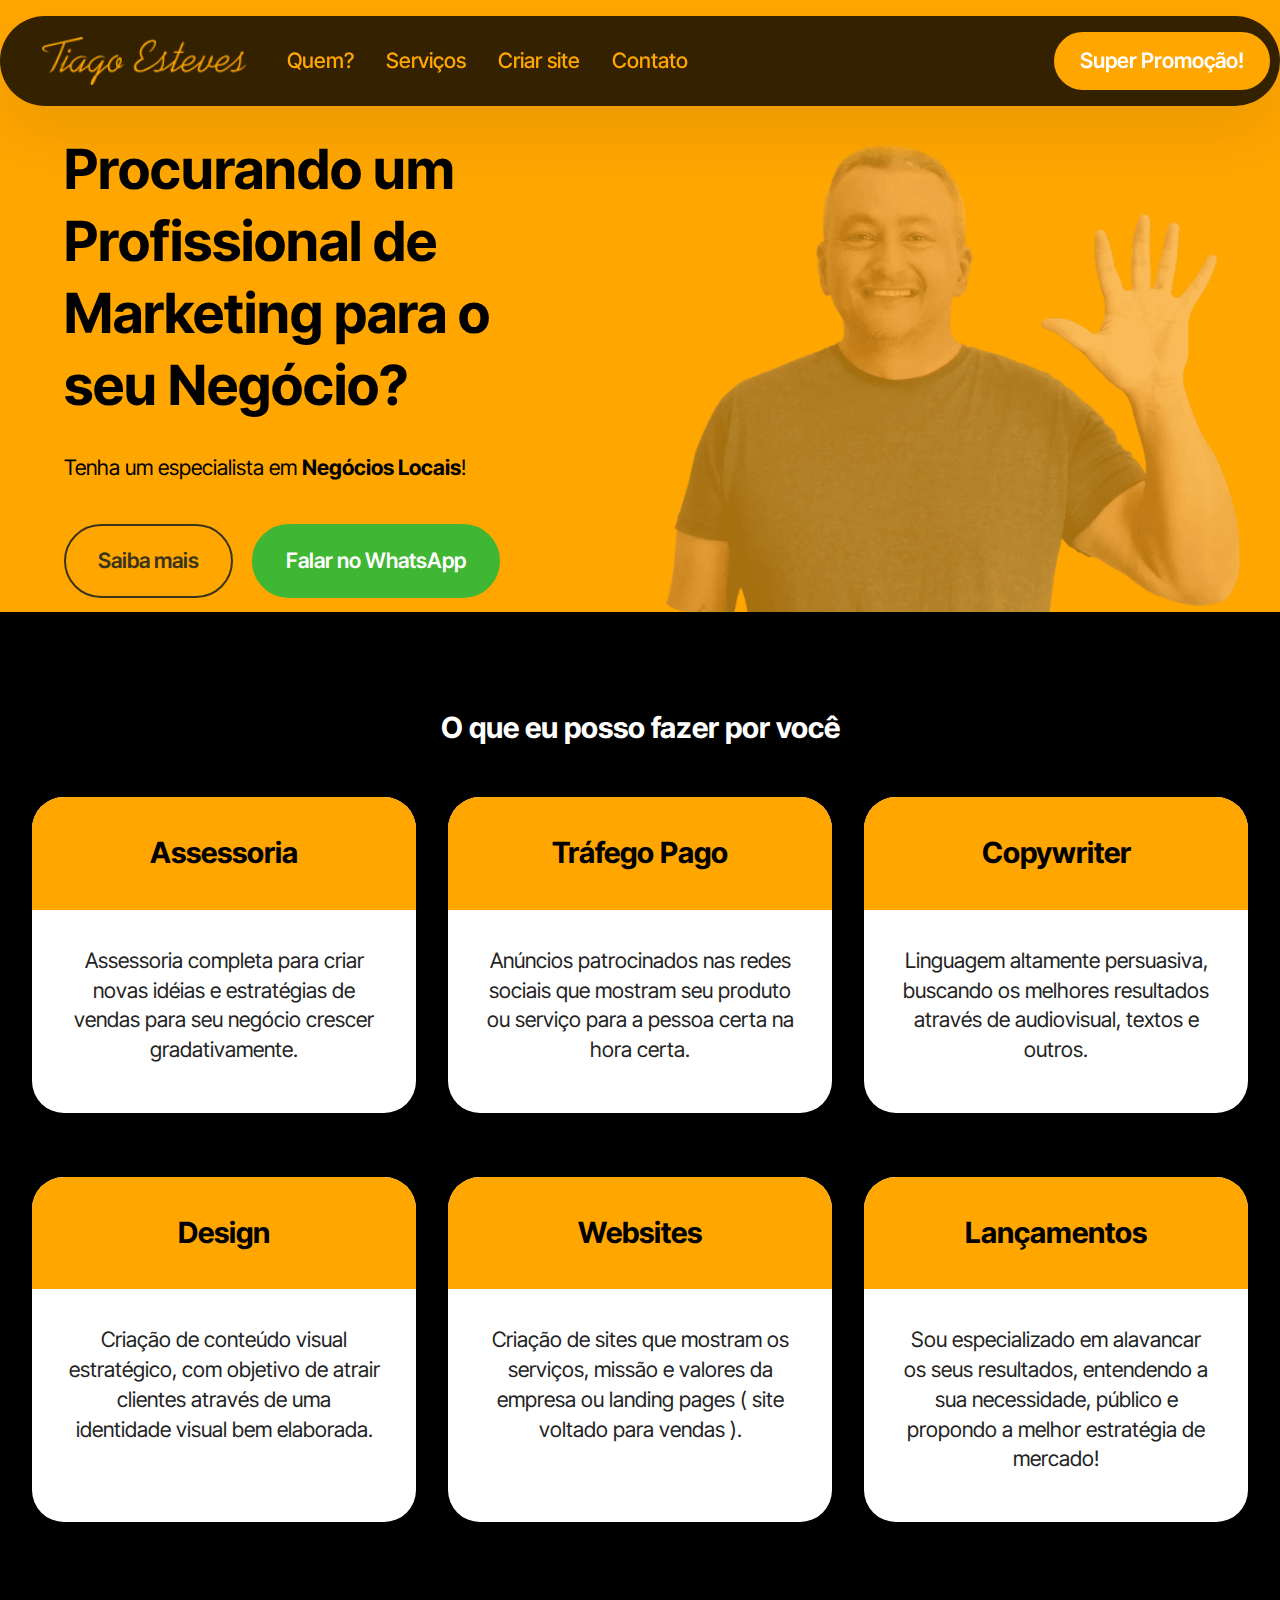
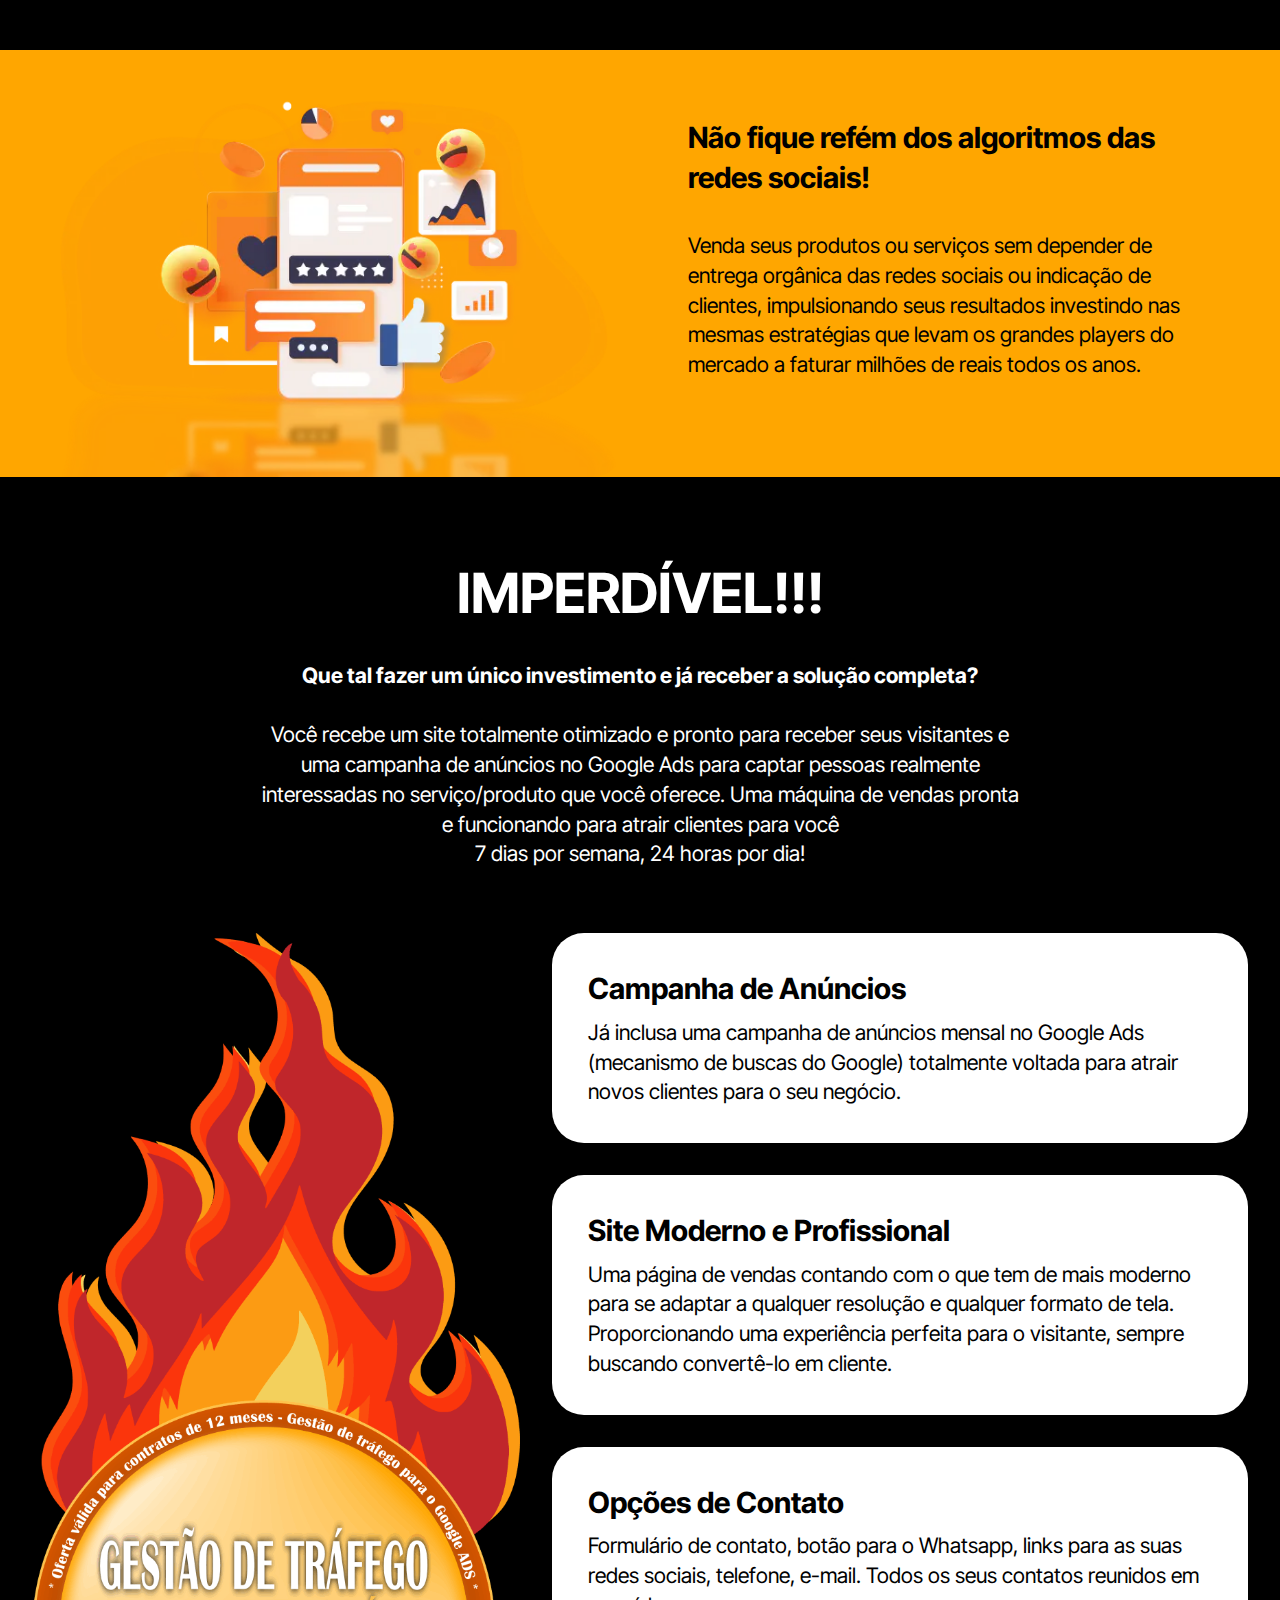
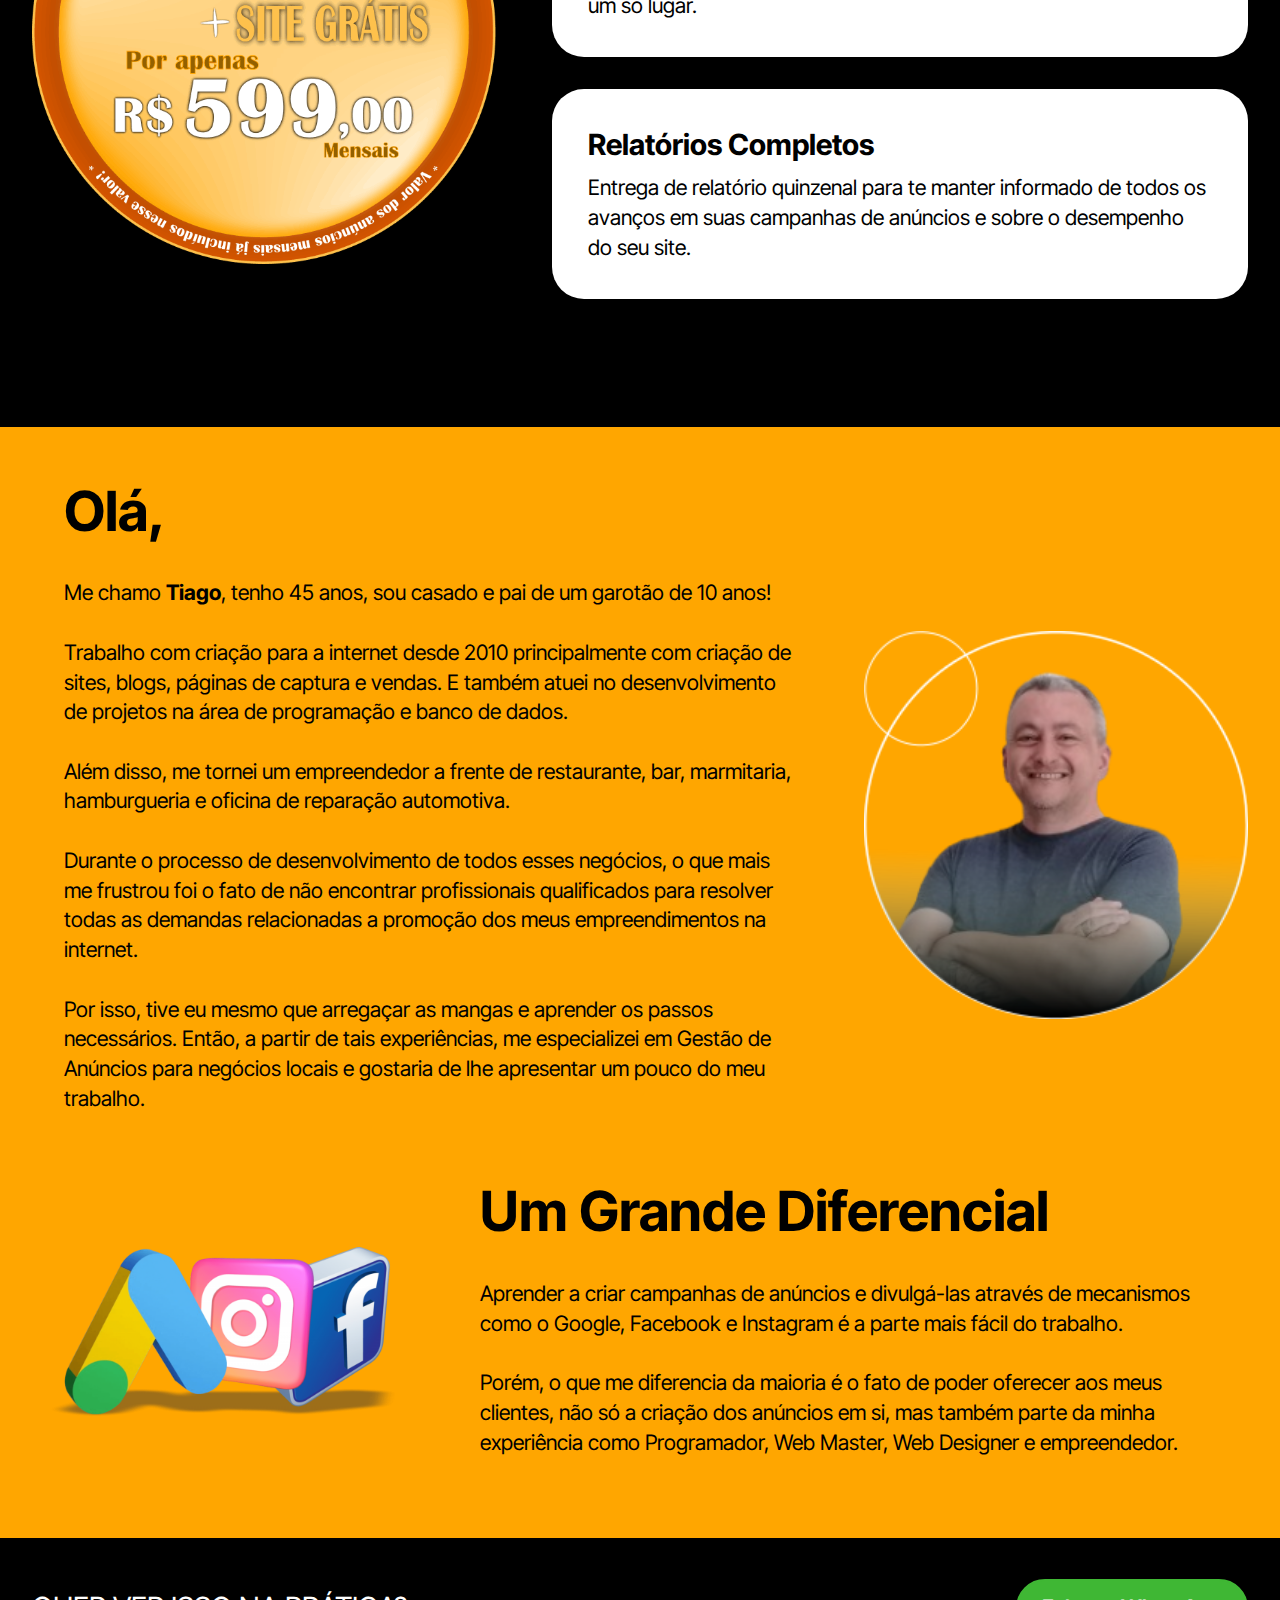
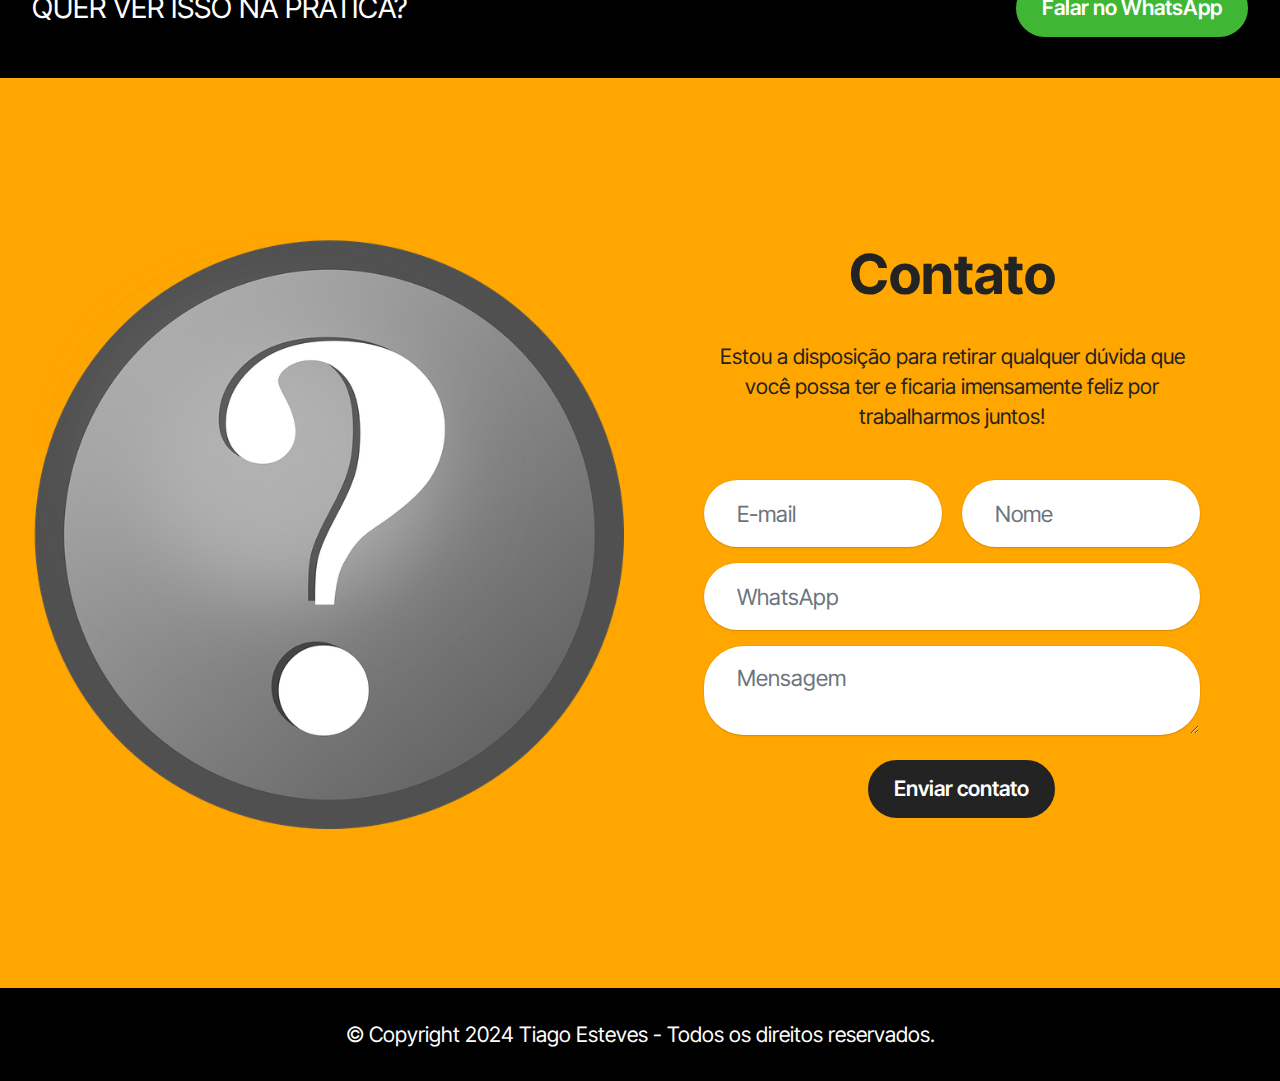
<file: index.html>
<!DOCTYPE html>
<html  >
<head>
  <!-- Site made with Mobirise Website Builder v5.9.13, https://mobirise.com -->
  <meta charset="UTF-8">
  <meta http-equiv="X-UA-Compatible" content="IE=edge">
  <meta name="generator" content="Mobirise v5.9.13, mobirise.com">
  <meta name="viewport" content="width=device-width, initial-scale=1, minimum-scale=1">
  <link rel="shortcut icon" href="assets/images/logo-laranja-1.png" type="image/x-icon">
  <meta name="description" content="Gestão de anúncios para Facebook, Instagram e Google ADS.">
  
  
  <title>Tiago Esteves - Gestão de anúncios</title>
  <link rel="stylesheet" href="assets/web/assets/mobirise-icons2/mobirise2.css">
  <link rel="stylesheet" href="assets/bootstrap/css/bootstrap.min.css">
  <link rel="stylesheet" href="assets/bootstrap/css/bootstrap-grid.min.css">
  <link rel="stylesheet" href="assets/bootstrap/css/bootstrap-reboot.min.css">
  <link rel="stylesheet" href="assets/dropdown/css/style.css">
  <link rel="stylesheet" href="assets/theme/css/style.css">
  <link rel="preload" href="https://fonts.googleapis.com/css?family=Inter+Tight:100,200,300,400,500,600,700,800,900,100i,200i,300i,400i,500i,600i,700i,800i,900i&display=swap" as="style" onload="this.onload=null;this.rel='stylesheet'">
  <noscript><link rel="stylesheet" href="https://fonts.googleapis.com/css?family=Inter+Tight:100,200,300,400,500,600,700,800,900,100i,200i,300i,400i,500i,600i,700i,800i,900i&display=swap"></noscript>
  <link rel="preload" as="style" href="assets/mobirise/css/mbr-additional.css?v=zFjWH0"><link rel="stylesheet" href="assets/mobirise/css/mbr-additional.css?v=zFjWH0" type="text/css">

  
  
  
</head>
<body>
  
  <section data-bs-version="5.1" class="menu menu1 cid-u6401urtig" once="menu" id="menu01-0">
	

	<nav class="navbar navbar-dropdown navbar-fixed-top navbar-expand-lg">
		<div class="container">
			<div class="navbar-brand">
				<span class="navbar-logo">
					<a href="index.html#article04-1">
						<img src="assets/images/logo-laranja-1.png" alt="Tiago Esteves - Gestor de Tráfego" style="height: 3rem;">
					</a>
				</span>
				
			</div>
			<button class="navbar-toggler" type="button" data-toggle="collapse" data-bs-toggle="collapse" data-target="#navbarSupportedContent" data-bs-target="#navbarSupportedContent" aria-controls="navbarNavAltMarkup" aria-expanded="false" aria-label="Toggle navigation">
				<div class="hamburger">
					<span></span>
					<span></span>
					<span></span>
					<span></span>
				</div>
			</button>
			<div class="collapse navbar-collapse" id="navbarSupportedContent">
				<ul class="navbar-nav nav-dropdown" data-app-modern-menu="true"><li class="nav-item">
						<a class="nav-link link text-primary display-4" href="index.html#article04-c">Quem?</a>
					</li>
					<li class="nav-item">
						<a class="nav-link link text-primary display-4" href="index.html#pricing01-3" aria-expanded="false">Serviços</a>
					</li><li class="nav-item"><a class="nav-link link text-primary display-4" href="sites.html">Criar site</a></li>
					<li class="nav-item">
						<a class="nav-link link text-primary display-4" href="index.html#form03-g">Contato</a>
					</li></ul>
				
				<div class="navbar-buttons mbr-section-btn"><a class="btn btn-primary display-4" href="index.html#header16-8">Super Promoção!</a></div>
			</div>
		</div>
	</nav>
</section>

<section data-bs-version="5.1" class="start article4 cid-u640dkc2Mc" id="article04-1">
	

	
	

	<div class="container">
		<div class="row justify-content-center">
			<div class="col-12 col-md-12 col-lg-6 image-wrapper">
				<img class="w-100" src="assets/images/tico-esteves-fundo.png" alt="Mobirise Website Builder">
			</div>
			<div class="col-12 col-md-12 col-lg">
				<div class="text-wrapper align-left">
					<h1 class="mbr-section-title mbr-fonts-style mb-4 display-2">
						<strong>Procurando um Profissional de Marketing para o seu Negócio?</strong></h1>
					<p class="mbr-text mbr-fonts-style mb-4 display-7">
						Tenha um especialista em <strong>Negócios Locais</strong>!</p>
					<div class="mbr-section-btn mt-3"><a class="btn btn-lg btn-success-outline display-7" href="index.html#article04-c">Saiba mais</a> <a class="btn btn-lg btn-warning display-7" href="https://wa.me/5531985013335" target="_blank">Falar no WhatsApp</a></div>
				</div>
			</div>
		</div>
	</div>
</section>

<section data-bs-version="5.1" class="pricing1 cid-u642rE2VTs" id="pricing01-3">
  
  
  <div class="container">
    <div class="row justify-content-center">
      <div class="col-12 content-head">
        <div class="mbr-section-head mb-5">
          <h4 class="mbr-section-title mbr-fonts-style align-center mb-0 display-5">
            <strong>O que eu posso fazer por você</strong></h4>
          
        </div>
      </div>
    </div>
    <div class="row"> 
      <div class="item features-without-image col-12 col-md-6 col-lg-4 item-mb">
        <div class="item-wrapper">
          <div class="item-head">
            <h5 class="item-title mbr-fonts-style mb-0 display-5">
              <strong>Assessoria</strong></h5>
            
          </div>
          <div class="item-content">
            <p class="mbr-text mbr-fonts-style display-7">
              Assessoria completa para criar novas idéias e estratégias de vendas para seu negócio crescer gradativamente.
            </p>
          </div>
          
        </div>
      </div>

      <div class="item features-without-image col-12 col-md-6 col-lg-4 item-mb">
        <div class="item-wrapper">
          <div class="item-head">
            <h5 class="item-title mbr-fonts-style mb-0 display-5">
              <strong>Tráfego Pago</strong></h5>
            
          </div>
          <div class="item-content">
            <p class="mbr-text mbr-fonts-style display-7">
              Anúncios patrocinados nas redes sociais que mostram seu produto ou serviço para a pessoa certa na hora certa.
            </p>
          </div>
          
        </div>
      </div>

      <div class="item features-without-image col-12 col-md-6 col-lg-4 item-mb">
        <div class="item-wrapper">
          <div class="item-head">
            <h5 class="item-title mbr-fonts-style mb-0 display-5">
              <strong>Copywriter</strong>
            </h5>
            
          </div>
          <div class="item-content">
            <p class="mbr-text mbr-fonts-style display-7">
              Linguagem altamente persuasiva, buscando os melhores resultados através de audiovisual, textos e outros.</p>
          </div>
          
        </div>
      </div>
      
    </div>
  </div>
</section>

<section data-bs-version="5.1" class="pricing1 cid-u643vP7nqt" id="pricing01-5">
  
  
  <div class="container">
    <div class="row justify-content-center">
      <div class="col-12 content-head">
        
      </div>
    </div>
    <div class="row"> 
      <div class="item features-without-image col-12 col-md-6 col-lg-4 item-mb">
        <div class="item-wrapper">
          <div class="item-head">
            <h5 class="item-title mbr-fonts-style mb-0 display-5">
              <strong>Design</strong></h5>
            
          </div>
          <div class="item-content">
            <p class="mbr-text mbr-fonts-style display-7">
              Criação de conteúdo visual estratégico, com objetivo de atrair clientes através de uma identidade visual bem elaborada.
            </p>
          </div>
          
        </div>
      </div>

      <div class="item features-without-image col-12 col-md-6 col-lg-4 item-mb">
        <div class="item-wrapper">
          <div class="item-head">
            <h5 class="item-title mbr-fonts-style mb-0 display-5">
              <strong>Websites</strong></h5>
            
          </div>
          <div class="item-content">
            <p class="mbr-text mbr-fonts-style display-7">
              Criação de sites que mostram os serviços, missão e valores da empresa ou landing pages ( site voltado para vendas ).
            </p>
          </div>
          
        </div>
      </div>

      <div class="item features-without-image col-12 col-md-6 col-lg-4 item-mb">
        <div class="item-wrapper">
          <div class="item-head">
            <h5 class="item-title mbr-fonts-style mb-0 display-5">
              <strong>Lançamentos</strong>
            </h5>
            
          </div>
          <div class="item-content">
            <p class="mbr-text mbr-fonts-style display-7">
              Sou especializado em alavancar os seus resultados, entendendo a sua necessidade, público e propondo a melhor estratégia de mercado!</p>
          </div>
          
        </div>
      </div>
      
    </div>
  </div>
</section>

<section data-bs-version="5.1" class="start article4 cid-u64gzIw7c6" id="article04-6">
	

	
	

	<div class="container">
		<div class="row justify-content-center">
			<div class="col-12 col-md-12 col-lg-6 image-wrapper">
				<img class="w-100" src="assets/images/social-media-marketing.png" alt="Mobirise Website Builder">
			</div>
			<div class="col-12 col-md-12 col-lg">
				<div class="text-wrapper align-left">
					<h1 class="mbr-section-title mbr-fonts-style mb-4 display-5">
						<strong>Não fique refém dos algoritmos das redes sociais!</strong></h1>
					<p class="mbr-text mbr-fonts-style mb-4 display-7">Venda seus produtos ou serviços sem depender de entrega orgânica das redes sociais ou indicação de clientes, impulsionando seus resultados investindo nas mesmas estratégias que levam os grandes players do mercado a faturar milhões de reais todos os anos.
<br>
<br></p>
					
				</div>
			</div>
		</div>
	</div>
</section>

<section data-bs-version="5.1" class="header16 cid-u64wINMANr" id="header16-8">
  

  
  

  <div class="text-center container">
    
    <div class="row justify-content-center">
      <div class="col-md-12 content-head">
        <h1 class="mbr-section-title mbr-fonts-style mt-4 display-2">
          <strong>IMPERDÍVEL!!!</strong></h1>
        <p class="mbr-text mbr-fonts-style mt-4 display-7"><strong>Que tal fazer um único investimento e já receber a solução completa?<br></strong><br>Você recebe um site totalmente otimizado e pronto para receber seus visitantes e uma campanha de anúncios no Google Ads para captar pessoas realmente interessadas no serviço/produto que você oferece. Uma máquina de vendas pronta e funcionando para atrair clientes para você <br>7 dias por semana, 24 horas por dia!</p>
        
      </div>
    </div>
  </div>
</section>

<section data-bs-version="5.1" class="features027 cid-u64za5xERA" id="features027-9">
	

	
	

	<div class="container">
		


		<div class="row justify-content-center  blockContent">
			<div class="col-12 col-lg">
				<div class="item features-without-image col-12 col-md-12 col-lg-12 active">
					<div class="item-wrapper">
						<div class="item-content">
							
							<h4 class="card-title mbr-fonts-style display-5">
								<strong>Campanha de Anúncios</strong></h4>
							<p class="card-text mbr-fonts-style mt-0 mb-0 display-7">Já inclusa uma campanha de anúncios mensal no Google Ads (mecanismo de buscas do Google) totalmente voltada para atrair novos clientes para o seu negócio.</p>
							
						</div>
					</div>
				</div><div class="item features-without-image col-12 col-md-12 col-lg-12">
					<div class="item-wrapper">
						<div class="item-content">
							
							<h4 class="card-title mbr-fonts-style display-5">
								<strong>Site Moderno e Profissional</strong></h4>
							<p class="card-text mbr-fonts-style mt-0 mb-0 display-7">
								Uma página de vendas contando com o que tem de mais moderno para se adaptar a qualquer resolução e qualquer formato de tela. Proporcionando uma experiência perfeita para o visitante, sempre buscando convertê-lo em cliente.</p>
							
						</div>

					</div>
				</div>
				<div class="item features-without-image col-12 col-md-12 col-lg-12">
					<div class="item-wrapper">
						<div class="item-content">
							
							<h4 class="card-title mbr-fonts-style display-5"><strong>Opções de Contato</strong></h4>
							<p class="card-text mbr-fonts-style mt-0 mb-0 display-7">
								Formulário de contato, botão para o Whatsapp, links para as suas redes sociais, telefone, e-mail. Todos os seus contatos reunidos em um só lugar.</p>
							
						</div>

					</div>
				</div>
				<div class="item features-without-image col-12 col-md-12 col-lg-12">
					<div class="item-wrapper">
						<div class="item-content">
							
							<h4 class="card-title mbr-fonts-style display-5">
								<strong>Relatórios Completos</strong></h4>
							<p class="card-text mbr-fonts-style mt-0 mb-0 display-7">
								Entrega de relatório quinzenal para te manter informado de todos os avanços em suas campanhas de anúncios e sobre o desempenho do seu site.</p>
							
						</div>
					</div>
				</div>
			</div>
			<div class="col-12 col-lg-5">
				<div class="image-wrapper">
					<img class="w-100" src="assets/images/site-mais-anuncios-711x1356.png" alt="Mobirise Website Builder">
				</div>
			</div>

		</div>
	</div>
</section>

<section data-bs-version="5.1" class="start article4 cid-u64Df3ixV2" id="article04-c">
	

	
	

	<div class="container">
		<div class="row justify-content-center">
			<div class="col-12 col-md-12 col-lg-4 image-wrapper">
				<img class="w-100" src="assets/images/photo-site.png" alt="Mobirise Website Builder">
			</div>
			<div class="col-12 col-md-12 col-lg">
				<div class="text-wrapper align-left">
					<h1 class="mbr-section-title mbr-fonts-style mb-4 display-2">
						<strong>Olá,</strong></h1>
					<p class="mbr-text mbr-fonts-style mb-4 display-7">Me chamo <strong>Tiago</strong>, tenho 45 anos, sou casado e pai de&nbsp;um garotão de 10 anos!
<br>
<br>Trabalho com criação para a internet desde&nbsp;2010 principalmente com criação de sites, blogs, páginas de&nbsp;captura e vendas. E também atuei no desenvolvimento de projetos&nbsp;na área de programação e banco de dados.
<br>
<br>Além disso, me tornei um empreendedor a frente de restaurante,&nbsp;bar, marmitaria, hamburgueria e oficina de reparação automotiva.
<br>
<br>Durante o processo de desenvolvimento de todos esses negócios,&nbsp;o que mais me frustrou foi o fato de não encontrar profissionais&nbsp;qualificados para resolver todas as demandas relacionadas a&nbsp;promoção dos meus empreendimentos na internet.<br><br>
Por isso, tive eu mesmo que arregaçar as mangas e aprender os&nbsp;passos necessários. Então, a partir de tais experiências, me&nbsp;especializei em Gestão de Anúncios para negócios locais e&nbsp;gostaria de lhe apresentar um pouco do meu trabalho.<br><br></p>
					
				</div>
			</div>
		</div>
	</div>
</section>

<section data-bs-version="5.1" class="start article4 cid-u64ExplAzt" id="article04-e">
	

	
	

	<div class="container">
		<div class="row justify-content-center">
			<div class="col-12 col-md-12 col-lg-4 image-wrapper">
				<img class="w-100" src="assets/images/anuncios.png" alt="Mobirise Website Builder">
			</div>
			<div class="col-12 col-md-12 col-lg">
				<div class="text-wrapper align-left">
					<h1 class="mbr-section-title mbr-fonts-style mb-4 display-2"><strong>Um Grande Diferencial</strong></h1>
					<p class="mbr-text mbr-fonts-style mb-4 display-7">Aprender a criar campanhas de anúncios e divulgá-las através de&nbsp;mecanismos como o Google, Facebook e Instagram é a parte&nbsp;mais fácil do trabalho.
<br>
<br>Porém, o que me diferencia da maioria é o fato de poder oferecer&nbsp;aos meus clientes, não só a criação dos anúncios em si, mas&nbsp;também parte da minha experiência como Programador, Web&nbsp;Master, Web Designer e empreendedor.&nbsp;&nbsp;</p>
					
				</div>
			</div>
		</div>
	</div>
</section>

<section data-bs-version="5.1" class="features035 cid-u64GIWt8qy" id="features035-f">
	

	
	
	<div class="container">
		<div class="row">
			<div class="col-12 col-lg-9 active">
				<div class="item-wrapper">
					<div class="card-box">
						<h4 class="card-text mbr-fonts-style display-5">QUER VER ISSO NA PRÁTICA?</h4>
					</div>
				</div>
			</div>
			<div class="col-12 col-lg-3 active">
				<div class="mbr-section-btn"><a class="btn btn-warning display-7" href="https://wa.me/5531985013335">Falar no WhatsApp</a></div>
			</div>
		</div>
	</div>
</section>

<section data-bs-version="5.1" class="form03 cid-u64HfIvpx7" id="form03-g">
    

    

    <div class="container">
        <div class="row justify-content-center">
            <div class="col-12 col-lg item-wrapper">
                <div class="mbr-section-head mb-5">
                    <h3 class="mbr-section-title mbr-fonts-style align-center mb-0 display-2">
                        <strong>Contato</strong></h3>
                    <h4 class="mbr-section-subtitle mbr-fonts-style align-center mb-0 mt-4 display-7">
                        Estou a disposição para retirar qualquer dúvida que você possa ter e ficaria imensamente feliz por trabalharmos juntos!</h4>
                </div>
                <div class="col-lg-12 mx-auto mbr-form" data-form-type="formoid">
                    <form action="https://mobirise.eu/" method="POST" class="mbr-form form-with-styler" data-form-title="Form Name"><input type="hidden" name="email" data-form-email="true" value="zDAQ1WmaV+PKxLYzdGC5ENgKuuLy2sJE21YKYrD3rFZ9AR+FlxpZKQRVfs8MMVbpcR14uNvfl0ebHUfGu3iOIAXfstFNx3pW907J+nSVcSpWtb1GH1/Crdoy+wI7q0Tq">
                        <div class="row">
                            <div hidden="hidden" data-form-alert="" class="alert alert-success col-12">Obrigado por seu contato! Retornarei o mais rápido possível!</div>
                            <div hidden="hidden" data-form-alert-danger="" class="alert alert-danger col-12">
                                Oops...! some problem!
                            </div>
                        </div>
                        <div class="dragArea row">
                            <div class="col-md col-sm-12 form-group mb-3 mb-3" data-for="name">
                                <input type="text" name="name" placeholder="Nome" data-form-field="name" class="form-control" value="" id="name-form03-g">
                            </div>
                            <div class="col-md col-sm-12 form-group mb-3 mb-3" data-for="email">
                                <input type="email" name="email" placeholder="E-mail" data-form-field="email" class="form-control" value="" id="email-form03-g">
                            </div>
                            <div class="col-12 form-group mb-3 mb-3" data-for="phone">
                                <input type="tel" name="phone" placeholder="WhatsApp" data-form-field="phone" class="form-control" value="" id="phone-form03-g">
                            </div>
                            <div class="col-12 form-group mb-3 mb-3" data-for="textarea">
                                <textarea name="textarea" placeholder="Mensagem" data-form-field="textarea" class="form-control" id="textarea-form03-g"></textarea>
                            </div>
                            <div class="col-lg-12 col-md-12 col-sm-12 align-center mbr-section-btn"><button type="submit" class="btn btn-black display-7">
                                    Enviar contato</button></div>
                        </div>
                    </form>
                </div>


            </div>
            <div class="col-12 col-lg-6">
                <div class="image-wrapper">
                    <img class="w-100" src="assets/images/interrogacao.png" alt="Mobirise Website Builder">
                </div>
            </div>

        </div>
    </div>
</section>

<section data-bs-version="5.1" class="footer4 cid-u64LvSMl2z" once="footers" id="footer04-h">

    

    

    <div class="container">
        <div class="media-container-row align-center mbr-white">
            <div class="col-12">
                <p class="mbr-text mb-0 mbr-fonts-style display-7">
                    © Copyright 2024 Tiago Esteves - Todos os direitos reservados.</p>
            </div>
        </div>
    </div>
</section><section class="display-7"></section><script src="assets/bootstrap/js/bootstrap.bundle.min.js"></script>  <script src="assets/smoothscroll/smooth-scroll.js"></script>  <script src="assets/ytplayer/index.js"></script>  <script src="assets/dropdown/js/navbar-dropdown.js"></script>  <script src="assets/theme/js/script.js"></script>  <script src="assets/formoid/formoid.min.js"></script>  
  
  
 <div id="scrollToTop" class="scrollToTop mbr-arrow-up"><a style="text-align: center;"><i class="mbr-arrow-up-icon mbr-arrow-up-icon-cm cm-icon cm-icon-smallarrow-up"></i></a></div>
  </body>
</html>
</file>
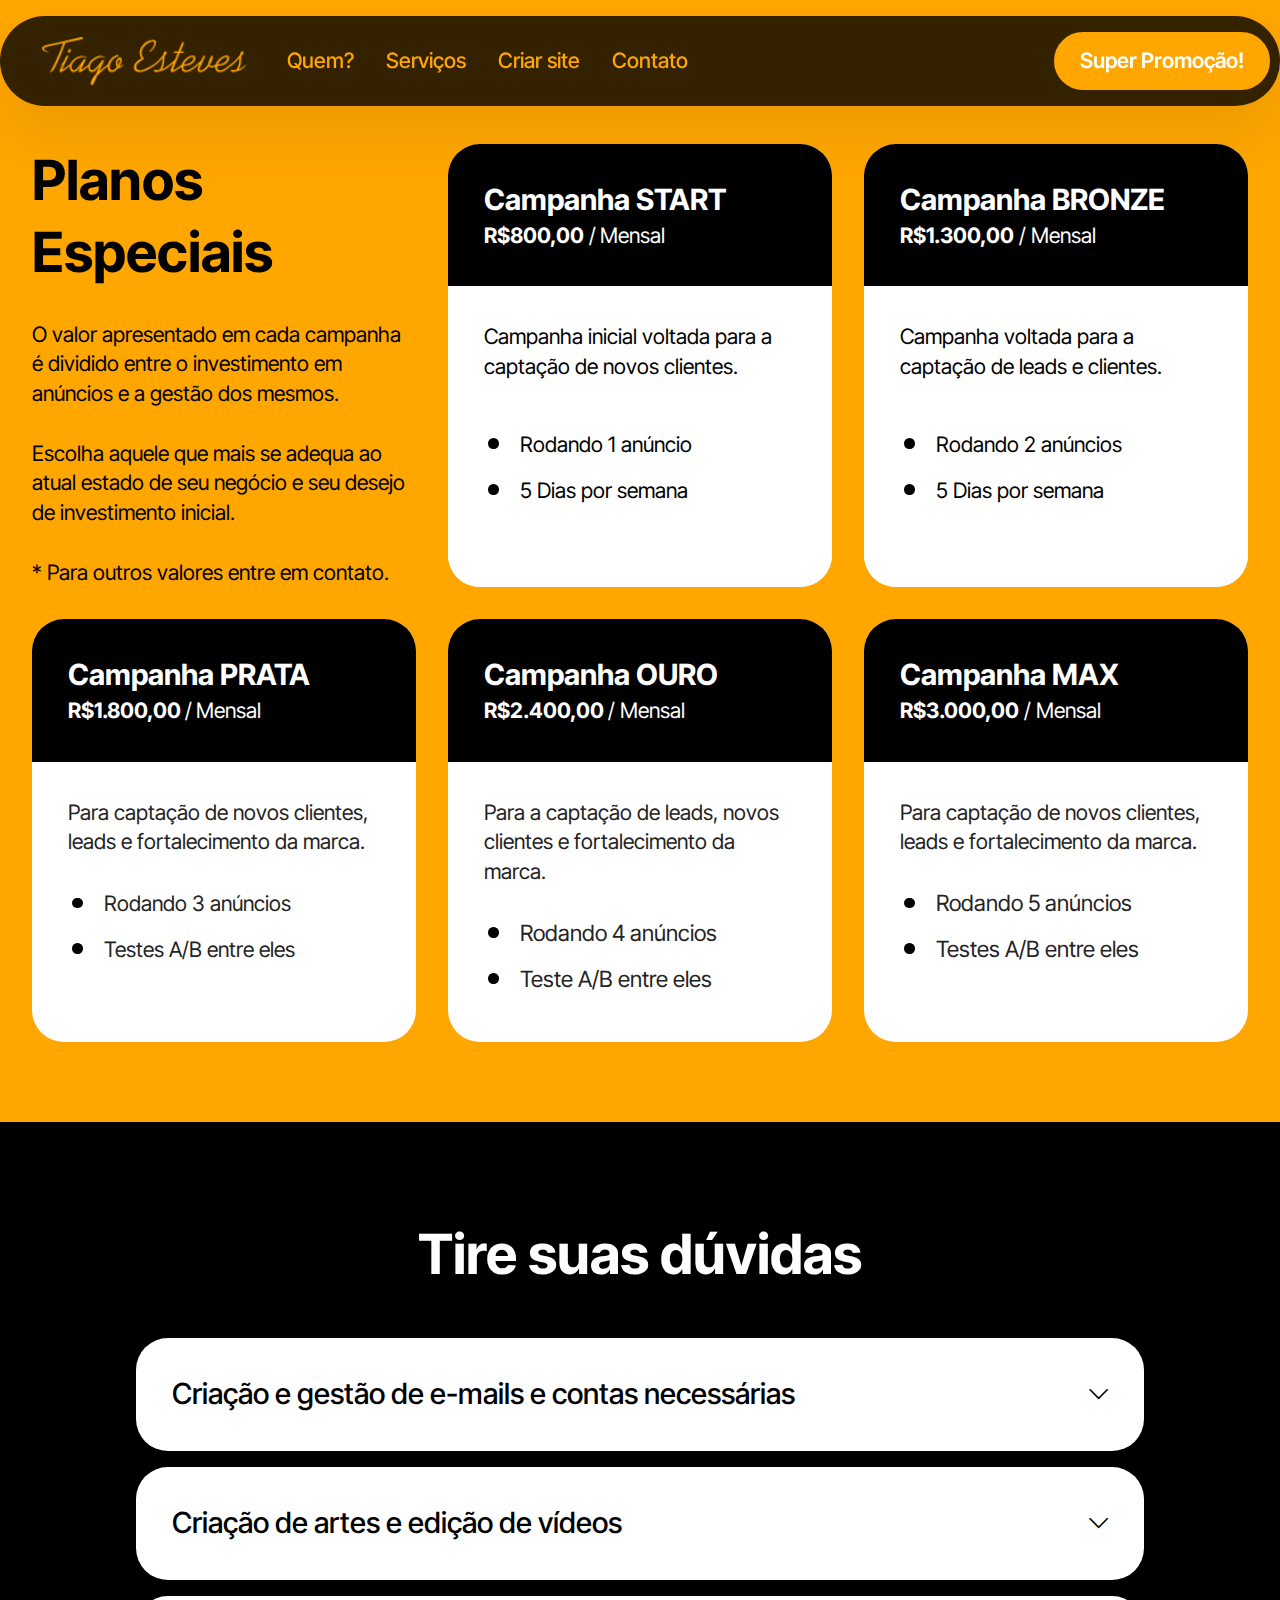
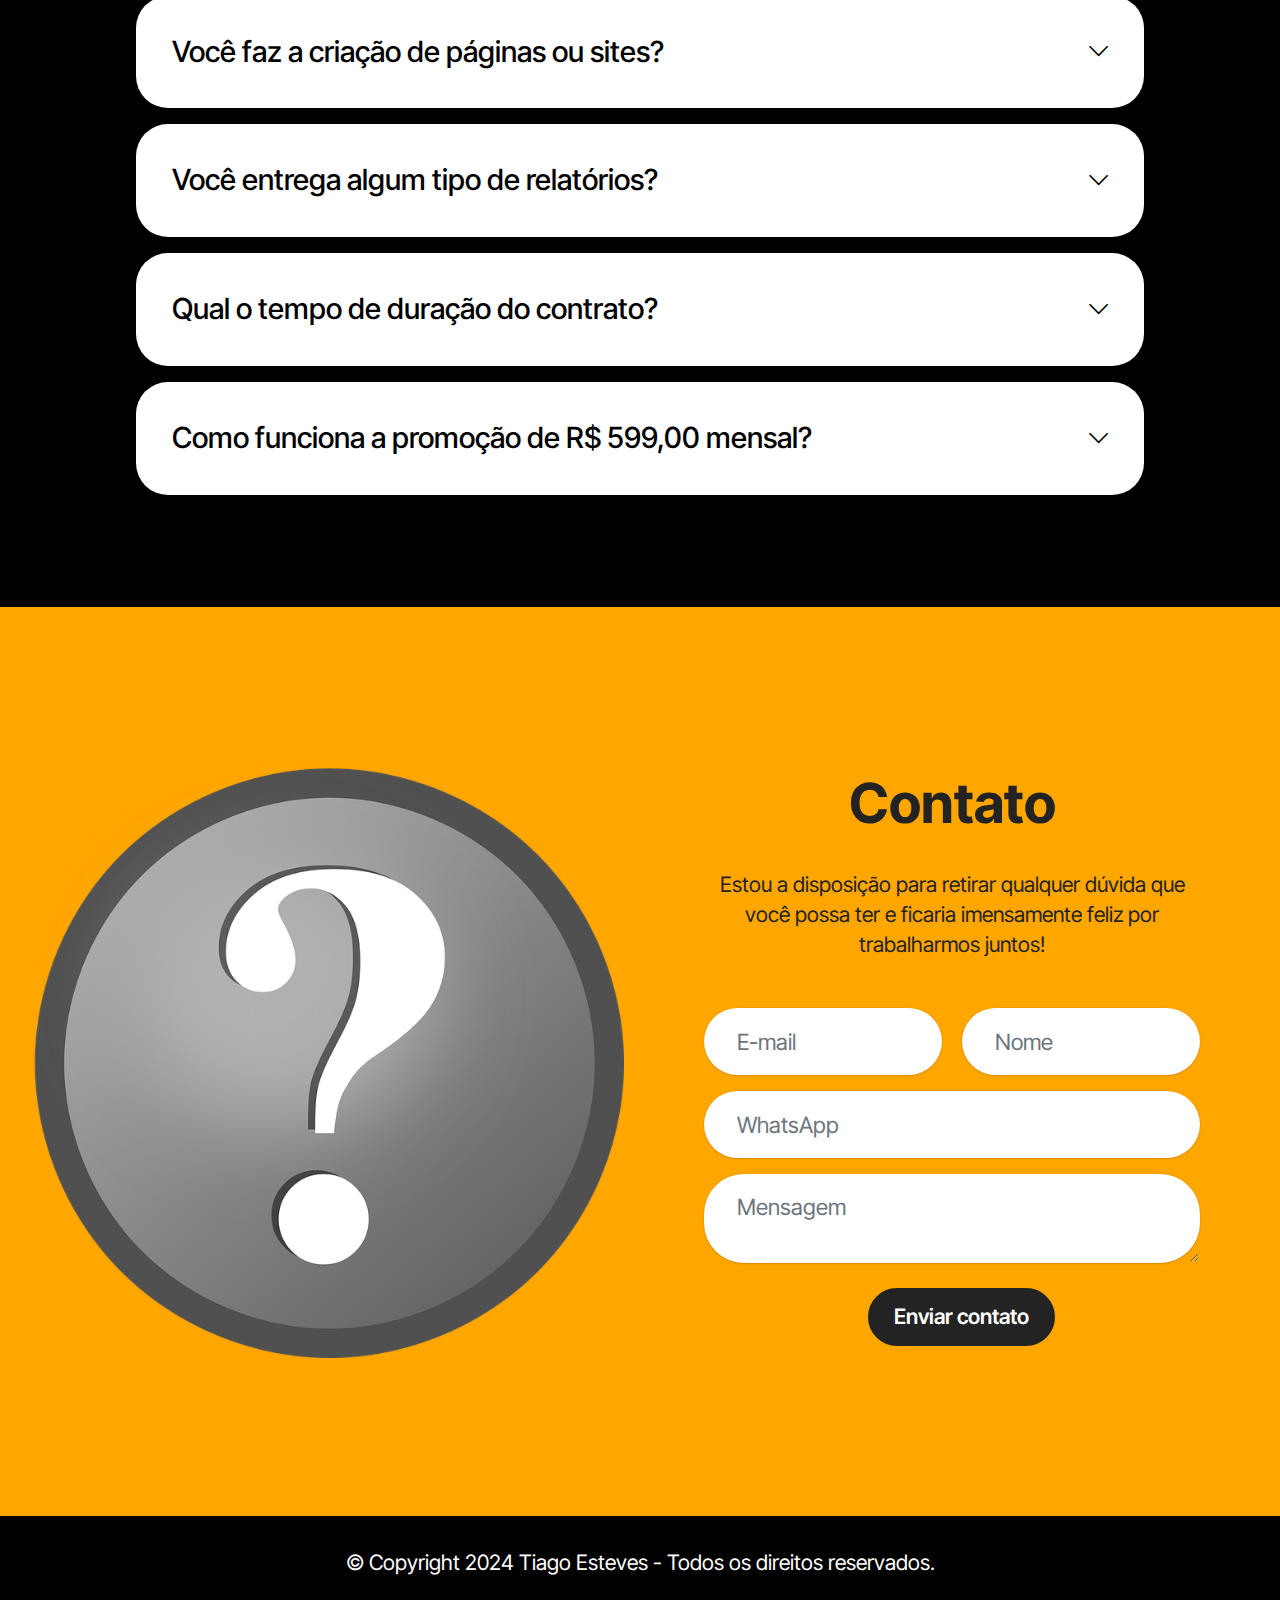
<file: planos.html>
<!DOCTYPE html>
<html  >
<head>
  <!-- Site made with Mobirise Website Builder v5.9.13, https://mobirise.com -->
  <meta charset="UTF-8">
  <meta http-equiv="X-UA-Compatible" content="IE=edge">
  <meta name="generator" content="Mobirise v5.9.13, mobirise.com">
  <meta name="viewport" content="width=device-width, initial-scale=1, minimum-scale=1">
  <link rel="shortcut icon" href="assets/images/logo-laranja-1.png" type="image/x-icon">
  <meta name="description" content="">
  
  
  <title>planos</title>
  <link rel="stylesheet" href="assets/web/assets/mobirise-icons2/mobirise2.css">
  <link rel="stylesheet" href="assets/bootstrap/css/bootstrap.min.css">
  <link rel="stylesheet" href="assets/bootstrap/css/bootstrap-grid.min.css">
  <link rel="stylesheet" href="assets/bootstrap/css/bootstrap-reboot.min.css">
  <link rel="stylesheet" href="assets/dropdown/css/style.css">
  <link rel="stylesheet" href="assets/theme/css/style.css">
  <link rel="preload" href="https://fonts.googleapis.com/css?family=Inter+Tight:100,200,300,400,500,600,700,800,900,100i,200i,300i,400i,500i,600i,700i,800i,900i&display=swap" as="style" onload="this.onload=null;this.rel='stylesheet'">
  <noscript><link rel="stylesheet" href="https://fonts.googleapis.com/css?family=Inter+Tight:100,200,300,400,500,600,700,800,900,100i,200i,300i,400i,500i,600i,700i,800i,900i&display=swap"></noscript>
  <link rel="preload" as="style" href="assets/mobirise/css/mbr-additional.css?v=rRZ7qz"><link rel="stylesheet" href="assets/mobirise/css/mbr-additional.css?v=rRZ7qz" type="text/css">

  
  
  
</head>
<body>
  
  <section data-bs-version="5.1" class="menu menu1 cid-u6401urtig" once="menu" id="menu01-i">
	

	<nav class="navbar navbar-dropdown navbar-fixed-top navbar-expand-lg">
		<div class="container">
			<div class="navbar-brand">
				<span class="navbar-logo">
					<a href="index.html#article04-1">
						<img src="assets/images/logo-laranja-1.png" alt="Tiago Esteves - Gestor de Tráfego" style="height: 3rem;">
					</a>
				</span>
				
			</div>
			<button class="navbar-toggler" type="button" data-toggle="collapse" data-bs-toggle="collapse" data-target="#navbarSupportedContent" data-bs-target="#navbarSupportedContent" aria-controls="navbarNavAltMarkup" aria-expanded="false" aria-label="Toggle navigation">
				<div class="hamburger">
					<span></span>
					<span></span>
					<span></span>
					<span></span>
				</div>
			</button>
			<div class="collapse navbar-collapse" id="navbarSupportedContent">
				<ul class="navbar-nav nav-dropdown" data-app-modern-menu="true"><li class="nav-item">
						<a class="nav-link link text-primary display-4" href="index.html#article04-c">Quem?</a>
					</li>
					<li class="nav-item">
						<a class="nav-link link text-primary display-4" href="index.html#pricing01-3" aria-expanded="false">Serviços</a>
					</li><li class="nav-item"><a class="nav-link link text-primary display-4" href="sites.html">Criar site</a></li>
					<li class="nav-item">
						<a class="nav-link link text-primary display-4" href="index.html#form03-g">Contato</a>
					</li></ul>
				
				<div class="navbar-buttons mbr-section-btn"><a class="btn btn-primary display-4" href="index.html#header16-8">Super Promoção!</a></div>
			</div>
		</div>
	</nav>
</section>

<section data-bs-version="5.1" class="pricing04 startm5 cid-u64P0ApYsM" id="pricing04-m">
  
  
  
  <div class="container">
    <div class="row justify-content-center">
      <div class="col-lg-4">
        <div class="col-12 col-md-12">
          <h5 class="mbr-section-title mbr-fonts-style mt-0 mb-4 display-2"><strong>Planos Especiais</strong></h5>
          <h6 class="mbr-section-subtitle mbr-fonts-style mt-0 mb-4 display-7">O valor apresentado em cada campanha é dividido entre o investimento em anúncios e a gestão dos mesmos.<br><br>Escolha aquele que mais se adequa ao atual estado de seu negócio e seu desejo de investimento inicial.<br><br>* Para outros valores entre em contato.</h6>
         
        </div>
      </div>

      <div class="col-lg-8 side-features">
        <div class="item features-without-image col-12 col-md-6 col-lg-6 item-mb active">
          <div class="item-wrapper">
            <div class="item-head">
              <h5 class="item-title mbr-fonts-style mb-0 display-5"><strong>Campanha START</strong></h5>
              <h6 class="item-subtitle mbr-fonts-style mb-0 display-7"><strong>R$800,00</strong> /<strong> </strong>Mensal</h6>
            </div>
            <div class="item-content">
              <p class="mbr-text mbr-fonts-style display-7">
                Campanha inicial voltada para a captação de novos clientes.
              </p>
              <div class="mb-4">
              </div>
              <div class="counter-container mbr-text mbr-fonts-style display-7">
                <ul>
                  <li>Rodando 1 anúncio
</li><li>5 Dias por semana</li>
                </ul>
              </div>
            </div>
            
          </div>
        </div>
        <div class="item features-without-image col-12 col-md-6 col-lg-6 item-mb">
          <div class="item-wrapper">
            <div class="item-head">
              <h5 class="item-title mbr-fonts-style mb-0 display-5"><strong>Campanha BRONZE</strong></h5>
              <h6 class="item-subtitle mbr-fonts-style mb-0 display-7"><strong>R$1.300,00</strong> / Mensal</h6>
            </div>
            <div class="item-content">
              <p class="mbr-text mbr-fonts-style display-7">
                Campanha voltada para a captação de leads e clientes.
              </p>
              <div class="mb-4">
                </div>
              <div class="counter-container mbr-text mbr-fonts-style display-7">
                <ul>
                  <li>Rodando 2 anúncios
</li><li>5 Dias por semana</li>
                </ul>
              </div>
            </div>
            
          </div>
        </div>
      </div>
    </div>
  </div>
</section>

<section data-bs-version="5.1" class="pricing03 cid-u64Ng7zcvM" id="pricing03-k">
  

  
  <div class="container">
    <div class="row justify-content-center">
      <div class="col-12 content-head">
        
      </div>
    </div>
    <div class="row">
      
      <div class="item features-without-image col-12 col-md-6 col-lg-4 item-mb active">
        <div class="item-wrapper">
          <div class="item-head">
            <h5 class="item-title mbr-fonts-style mb-0 display-5"><strong>Campanha PRATA</strong></h5>
            <h6 class="item-subtitle mbr-fonts-style mb-0 display-7"><strong>R$1.800,00 </strong>/<strong> </strong>Mensal</h6>
          </div>
          <div class="item-content">
            <p class="mbr-text mbr-fonts-style display-7">Para captação de novos clientes, leads e fortalecimento da marca.<br></p>
            <div class="mb-4">
            </div>
            <div class="counter-container mbr-text mbr-fonts-style display-7">
              <ul>
                <li>Rodando 3 anúncios
</li><li>Testes A/B entre eles</li>
              </ul>
            </div>
          </div>
          
        </div>
      </div><div class="item features-without-image col-12 col-md-6 col-lg-4 item-mb">
        <div class="item-wrapper">
          <div class="item-head">
            <h5 class="item-title mbr-fonts-style mb-0 display-5">
              <strong>Campanha OURO</strong></h5>
            <h6 class="item-subtitle mbr-fonts-style mt-0 mb-0 display-7">
              <strong>R$2.400,00&nbsp;</strong>/ Mensal</h6>
          </div>
          <div class="item-content">
            <p class="mbr-text mbr-fonts-style display-7">Para a captação de leads, novos clientes e fortalecimento da marca.</p>
            <div class="mb-4">
            </div>
            <div class="counter-container mbr-text mbr-fonts-style display-7">
              <ul>
                <li><span style="font-size: 1.4rem;">Rodando 4 anúncios</span></li><li><span style="font-size: 1.4rem;">Teste A/B entre eles</span></li>
              </ul>
            </div>
          </div>
          
        </div>
      </div>
      <div class="item features-without-image col-12 col-md-6 col-lg-4 item-mb">
        <div class="item-wrapper">
          <div class="item-head">
            <h5 class="item-title mbr-fonts-style mb-0 display-5">
              <strong>Campanha MAX</strong></h5>
            <h6 class="item-subtitle mbr-fonts-style mt-0 mb-0 display-7"><strong>R$3.000,00</strong> / Mensal</h6>
          </div>
          <div class="item-content">
            <p class="mbr-text mbr-fonts-style display-7">Para captação de novos clientes, leads e fortalecimento da marca.</p>
            <div class="mb-4"></div>
            <div class="counter-container mbr-text mbr-fonts-style display-7">
              <ul>
                <li><span style="font-size: 1.4rem;">Rodando 5 anúncios</span></li><li><span style="font-size: 1.4rem;">Testes A/B entre eles</span></li>
              </ul>
            </div>
          </div>
          
        </div>
      </div>
    </div>
  </div>
</section>

<section data-bs-version="5.1" class="list1 cid-u64RjxjU8m" id="list01-o">	
    
	
	<div class="container">
		<div class="row justify-content-center">
			<div class="col-12 col-md-12 col-lg-10 m-auto">
				<div class="content">
					<div class="row justify-content-center mb-5">
						<div class="col-12 content-head">
							<div class="mbr-section-head">
								<h4 class="mbr-section-title mbr-fonts-style align-center mb-0 display-2">
									<strong>Tire suas dúvidas</strong></h4>
								
							</div>
						</div>
					</div>
					<div id="bootstrap-accordion_15" class="panel-group accordionStyles accordion" role="tablist" aria-multiselectable="true">
						<div class="card">
							<div class="card-header" role="tab" id="headingOne">
								<a role="button" class="panel-title collapsed" data-toggle="collapse" data-bs-toggle="collapse" data-core="" href="#collapse1_15" aria-expanded="false" aria-controls="collapse1">
									<h6 class="panel-title-edit mbr-semibold mbr-fonts-style mb-0 display-5">Criação e gestão de e-mails e contas necessárias</h6>
									<span class="sign mbr-iconfont mobi-mbri-arrow-down"></span>
								</a>
							</div>
							<div id="collapse1_15" class="panel-collapse noScroll collapse" role="tabpanel" aria-labelledby="headingOne" data-parent="#accordion" data-bs-parent="#bootstrap-accordion_15">
								<div class="panel-body">
									<p class="mbr-fonts-style panel-text display-7">Faz parte do meu trabalho inicial criar todos os e-mails e contas necessárias para&nbsp;começarmos a campanha de anúncios, assim como a gestão total das contas e&nbsp;resolução de possíveis problemas ao longo do tempo.</p>
								</div>
							</div>
						</div>
						<div class="card">
							<div class="card-header" role="tab" id="headingOne">
								<a role="button" class="panel-title collapsed" data-toggle="collapse" data-bs-toggle="collapse" data-core="" href="#collapse2_15" aria-expanded="false" aria-controls="collapse2">
									<h6 class="panel-title-edit mbr-semibold mbr-fonts-style mb-0 display-5">Criação de artes e edição de vídeos</h6>
									<span class="sign mbr-iconfont mobi-mbri-arrow-down"></span>
								</a>
							</div>
							<div id="collapse2_15" class="panel-collapse noScroll collapse" role="tabpanel" aria-labelledby="headingOne" data-parent="#accordion" data-bs-parent="#bootstrap-accordion_15">
								<div class="panel-body">
									<p class="mbr-fonts-style panel-text display-7">Como forma de facilitar a vida dos meus clientes, fico responsável pela criação de&nbsp;todas as artes dos anúncios (os criativos), assim como qualquer edição de vídeo&nbsp;necessária para ser usada nos mesmos. Sempre sob a aprovação final do cliente.</p>
								</div>
							</div>
						</div>
						<div class="card">
							<div class="card-header" role="tab" id="headingOne">
								<a role="button" class="panel-title collapsed" data-toggle="collapse" data-bs-toggle="collapse" data-core="" href="#collapse3_15" aria-expanded="false" aria-controls="collapse3">
									<h6 class="panel-title-edit mbr-semibold mbr-fonts-style mb-0 display-5">Você faz a criação de páginas ou sites?</h6>
									<span class="sign mbr-iconfont mobi-mbri-arrow-down"></span>
								</a>
							</div>
							<div id="collapse3_15" class="panel-collapse noScroll collapse" role="tabpanel" aria-labelledby="headingOne" data-parent="#accordion" data-bs-parent="#bootstrap-accordion_15">
								<div class="panel-body">
									<p class="mbr-fonts-style panel-text display-7">Caso a campanha necessite de uma página de captura de e-mails e/ou quaisquer&nbsp;outras informações relevantes, será cobrado um valor a parte pelo trabalho de criação, web design e também&nbsp;programação da página, domínio, hospedagem e dos serviços de gestão de e-mails relacionados.&nbsp;<br><br>* Também ofereço o serviço de criação de logotipos, sites, blogs, páginas de captura, páginas de venda, hospedagem e SEO (otimização para motores de busca).</p>
								</div>
							</div>
						</div>
						<div class="card">
							<div class="card-header" role="tab" id="headingOne">
								<a role="button" class="panel-title collapsed" data-toggle="collapse" data-bs-toggle="collapse" data-core="" href="#collapse4_15" aria-expanded="false" aria-controls="collapse4">
									<h6 class="panel-title-edit mbr-semibold mbr-fonts-style mb-0 display-5">Você entrega algum tipo de relatórios?</h6>
									<span class="sign mbr-iconfont mobi-mbri-arrow-down"></span>
								</a>
							</div>
							<div id="collapse4_15" class="panel-collapse noScroll collapse" role="tabpanel" aria-labelledby="headingOne" data-parent="#accordion" data-bs-parent="#bootstrap-accordion_15">
								<div class="panel-body">
									<p class="mbr-fonts-style panel-text display-7">Entrego um relatório contendo todas as informações sobre o desempenho dos anúncios a cada 15 dias contendo todos os dados sobre o desempenho de páginas e anúncios. Além de quais&nbsp;serão as medidas adotadas nos próximos 15 dias visando maximizar os resultados!</p>
								</div>
							</div>
						</div>
						<div class="card">
							<div class="card-header" role="tab" id="headingOne">
								<a role="button" class="panel-title collapsed" data-toggle="collapse" data-bs-toggle="collapse" data-core="" href="#collapse5_15" aria-expanded="false" aria-controls="collapse5">
									<h6 class="panel-title-edit mbr-semibold mbr-fonts-style mb-0 display-5">Qual o tempo de duração do contrato?</h6>
									<span class="sign mbr-iconfont mobi-mbri-arrow-down"></span>
								</a>
							</div>
							<div id="collapse5_15" class="panel-collapse noScroll collapse" role="tabpanel" aria-labelledby="headingOne" data-parent="#accordion" data-bs-parent="#bootstrap-accordion_15">
								<div class="panel-body">
									<p class="mbr-fonts-style panel-text display-7">Para uma campanha START fechamos um contrato inicial de 3 (três) meses. Já para as&nbsp;demais campanhas o contrato é de 6 (seis) meses. Todos com renovação automática&nbsp;sem a necessidade de pagamento de nenhuma taxa extra estando de acordo com ambas as partes.<br><br>* Exceção feita para os que preferirem contratar a promoção especial com criação de site/página de vendas grátis. Nesse caso, o contrato mínimo é de 12 meses.</p>
								</div>
							</div>
						</div>
						<div class="card">
							<div class="card-header" role="tab" id="headingOne">
								<a role="button" class="panel-title collapsed" data-toggle="collapse" data-bs-toggle="collapse" data-core="" href="#collapse6_15" aria-expanded="false" aria-controls="collapse6">
									<h6 class="panel-title-edit mbr-semibold mbr-fonts-style mb-0 display-5">
										Como funciona a promoção de R$ 599,00 mensal?</h6>
									<span class="sign mbr-iconfont mobi-mbri-arrow-down"></span>
								</a>
							</div>
							<div id="collapse6_15" class="panel-collapse noScroll collapse" role="tabpanel" aria-labelledby="headingOne" data-parent="#accordion" data-bs-parent="#bootstrap-accordion_15">
								<div class="panel-body">
									<p class="mbr-fonts-style panel-text display-7">
										Essa é uma promoção especial que inclui:<br><br>* Criação de site profissional em forma de página de venda/captura.<br>* Criação de logotipo (ou vetorização caso o cliente não tenha).<br>* Domínio (endereço do site) personalizado.<br>* Hospedagem de alta qualidade.<br>* Otimização SEO (mecanismos de busca).<br>* Instalação de pixel de conversão.<br>* Campanha de Anúncios no Google ADS (anúncios na pesquisa do Google).<br>* Relatório quinzenal com todas as informações de desempenho site/anúncios.</p>
								</div>
							</div>
						</div>
					</div>
				</div>
			</div>
		</div>
	</div>
</section>

<section data-bs-version="5.1" class="form03 cid-u64VpUkzXq" id="form03-p">
    

    

    <div class="container">
        <div class="row justify-content-center">
            <div class="col-12 col-lg item-wrapper">
                <div class="mbr-section-head mb-5">
                    <h3 class="mbr-section-title mbr-fonts-style align-center mb-0 display-2">
                        <strong>Contato</strong></h3>
                    <h4 class="mbr-section-subtitle mbr-fonts-style align-center mb-0 mt-4 display-7">
                        Estou a disposição para retirar qualquer dúvida que você possa ter e ficaria imensamente feliz por trabalharmos juntos!</h4>
                </div>
                <div class="col-lg-12 mx-auto mbr-form" data-form-type="formoid">
                    <form action="https://mobirise.eu/" method="POST" class="mbr-form form-with-styler" data-form-title="Form Name"><input type="hidden" name="email" data-form-email="true" value="k3BnYUPVCGQlqyjrelZyzr0oA54mYjXioGBwtxKTYwMpR6dsRFdX0t9mDyHrCJfBpnUaxYy0mpQStbQv/3vpABornux6JHSiOBIVZYGG2gvtJ8eCyXX69qzpeGNT3ieT">
                        <div class="row">
                            <div hidden="hidden" data-form-alert="" class="alert alert-success col-12">Obrigado por seu contato! Retornarei o mais rápido possível!</div>
                            <div hidden="hidden" data-form-alert-danger="" class="alert alert-danger col-12">
                                Oops...! some problem!
                            </div>
                        </div>
                        <div class="dragArea row">
                            <div class="col-md col-sm-12 form-group mb-3 mb-3" data-for="name">
                                <input type="text" name="name" placeholder="Nome" data-form-field="name" class="form-control" value="" id="name-form03-p">
                            </div>
                            <div class="col-md col-sm-12 form-group mb-3 mb-3" data-for="email">
                                <input type="email" name="email" placeholder="E-mail" data-form-field="email" class="form-control" value="" id="email-form03-p">
                            </div>
                            <div class="col-12 form-group mb-3 mb-3" data-for="phone">
                                <input type="tel" name="phone" placeholder="WhatsApp" data-form-field="phone" class="form-control" value="" id="phone-form03-p">
                            </div>
                            <div class="col-12 form-group mb-3 mb-3" data-for="textarea">
                                <textarea name="textarea" placeholder="Mensagem" data-form-field="textarea" class="form-control" id="textarea-form03-p"></textarea>
                            </div>
                            <div class="col-lg-12 col-md-12 col-sm-12 align-center mbr-section-btn"><button type="submit" class="btn btn-black display-7">
                                    Enviar contato</button></div>
                        </div>
                    </form>
                </div>


            </div>
            <div class="col-12 col-lg-6">
                <div class="image-wrapper">
                    <img class="w-100" src="assets/images/interrogacao.png" alt="Mobirise Website Builder">
                </div>
            </div>

        </div>
    </div>
</section>

<section data-bs-version="5.1" class="footer4 cid-u64LvSMl2z" once="footers" id="footer04-j">

    

    

    <div class="container">
        <div class="media-container-row align-center mbr-white">
            <div class="col-12">
                <p class="mbr-text mb-0 mbr-fonts-style display-7">
                    © Copyright 2024 Tiago Esteves - Todos os direitos reservados.</p>
            </div>
        </div>
    </div>
</section><section class="display-7"></section><script src="assets/bootstrap/js/bootstrap.bundle.min.js"></script>  <script src="assets/smoothscroll/smooth-scroll.js"></script>  <script src="assets/ytplayer/index.js"></script>  <script src="assets/dropdown/js/navbar-dropdown.js"></script>  <script src="assets/mbr-switch-arrow/mbr-switch-arrow.js"></script>  <script src="assets/theme/js/script.js"></script>  <script src="assets/formoid/formoid.min.js"></script>  
  
  
 <div id="scrollToTop" class="scrollToTop mbr-arrow-up"><a style="text-align: center;"><i class="mbr-arrow-up-icon mbr-arrow-up-icon-cm cm-icon cm-icon-smallarrow-up"></i></a></div>
  </body>
</html>
</file>
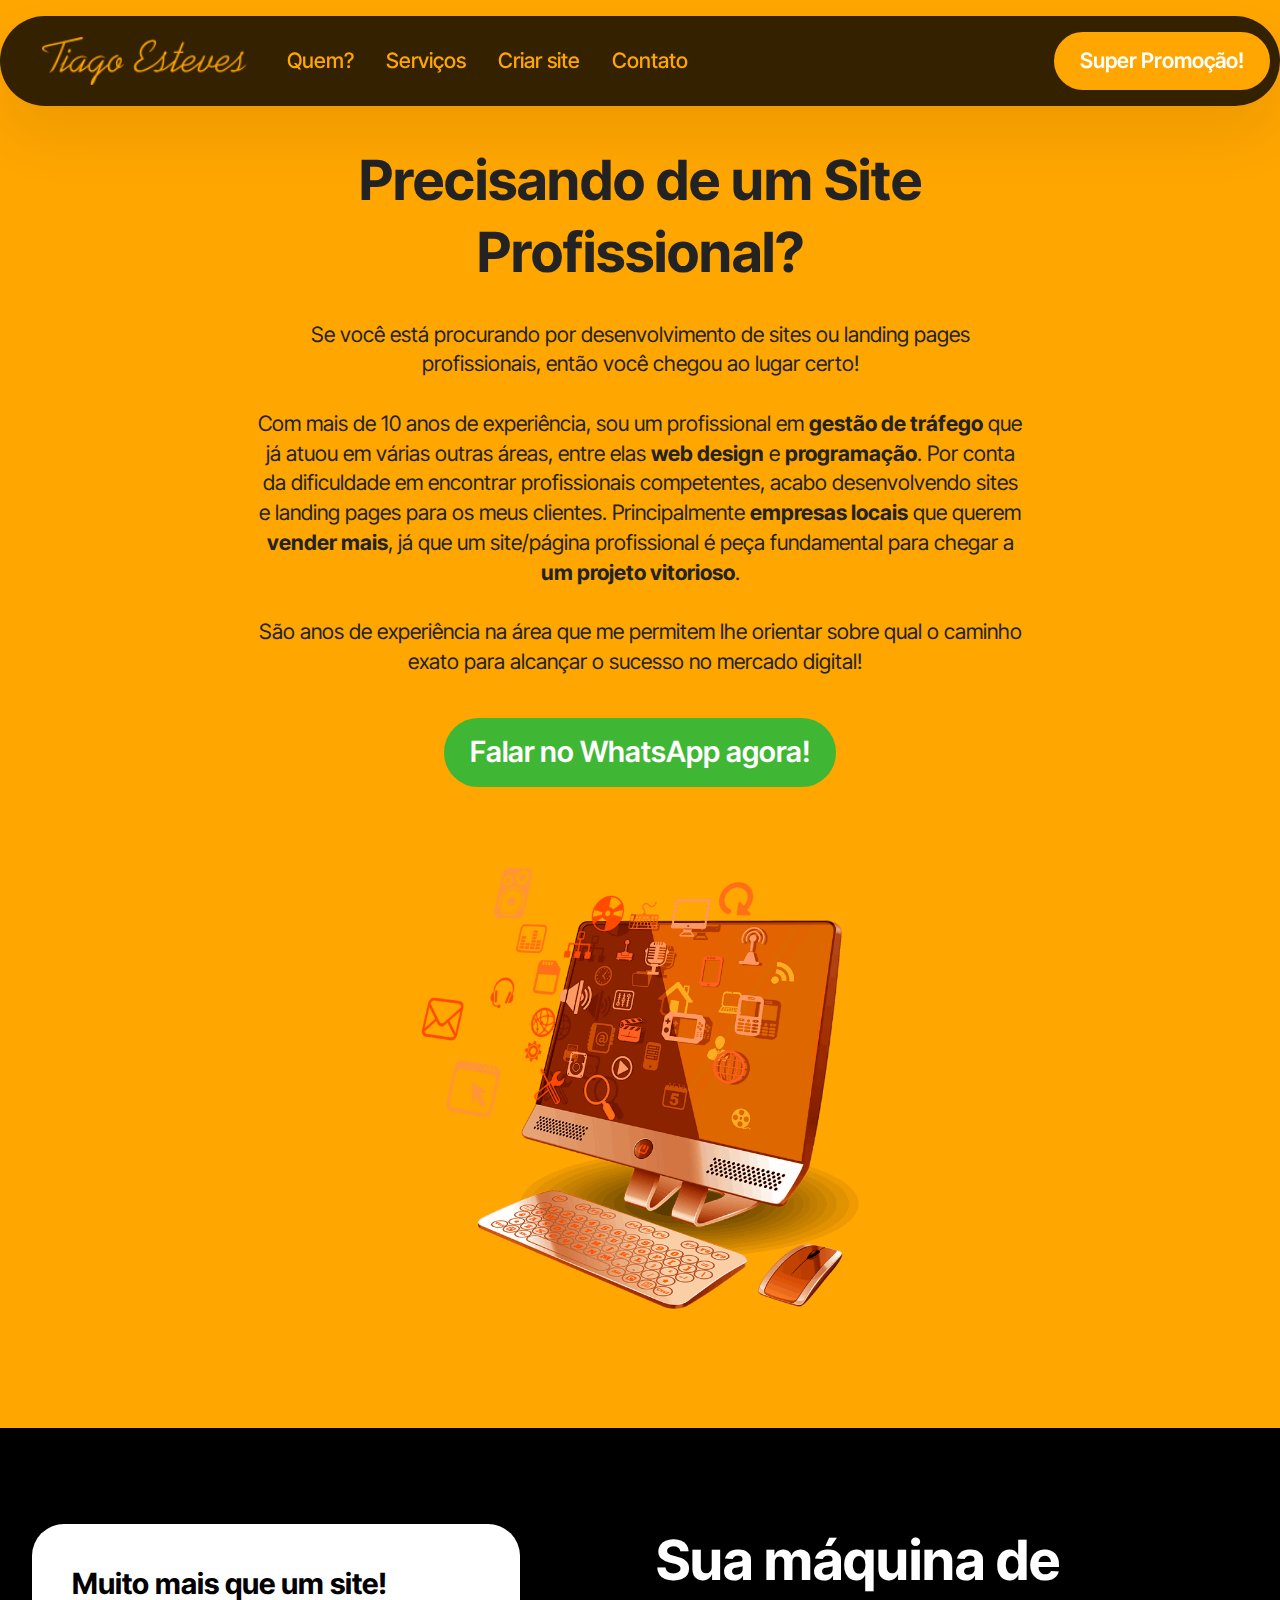
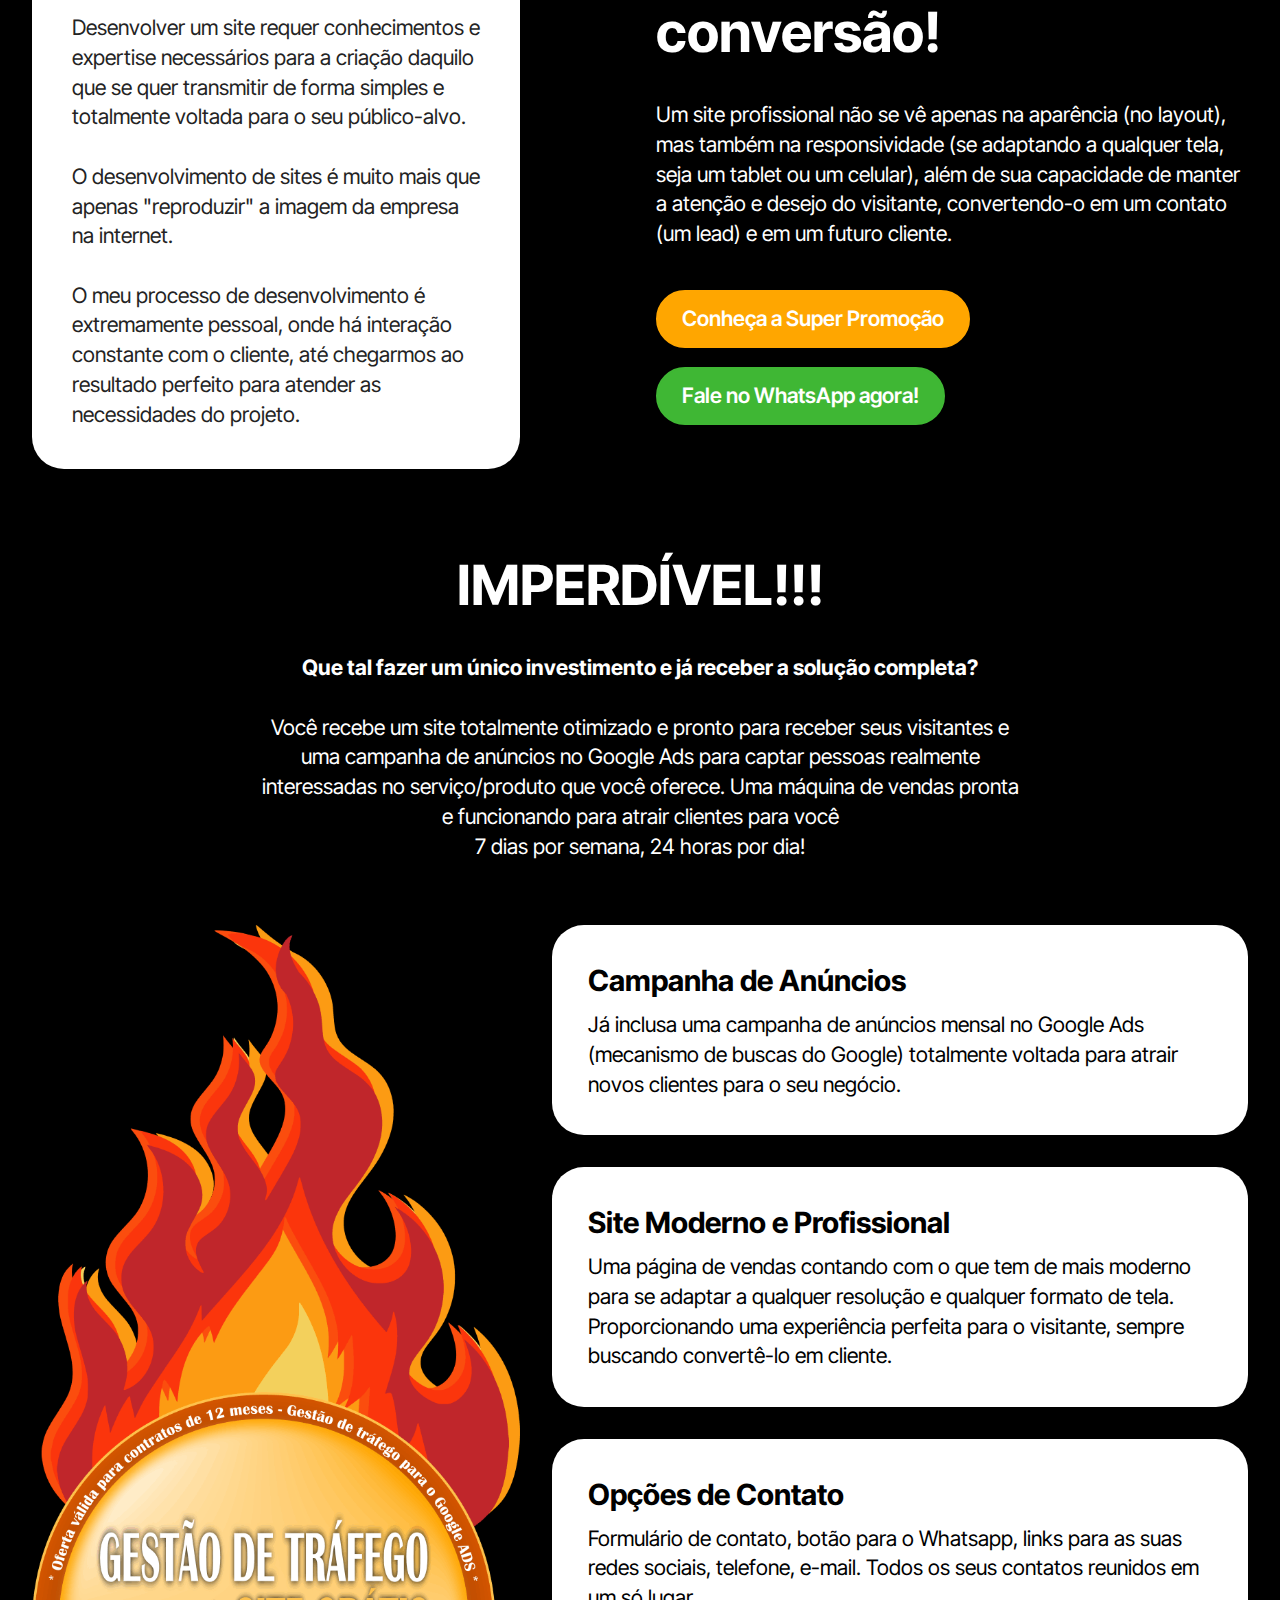
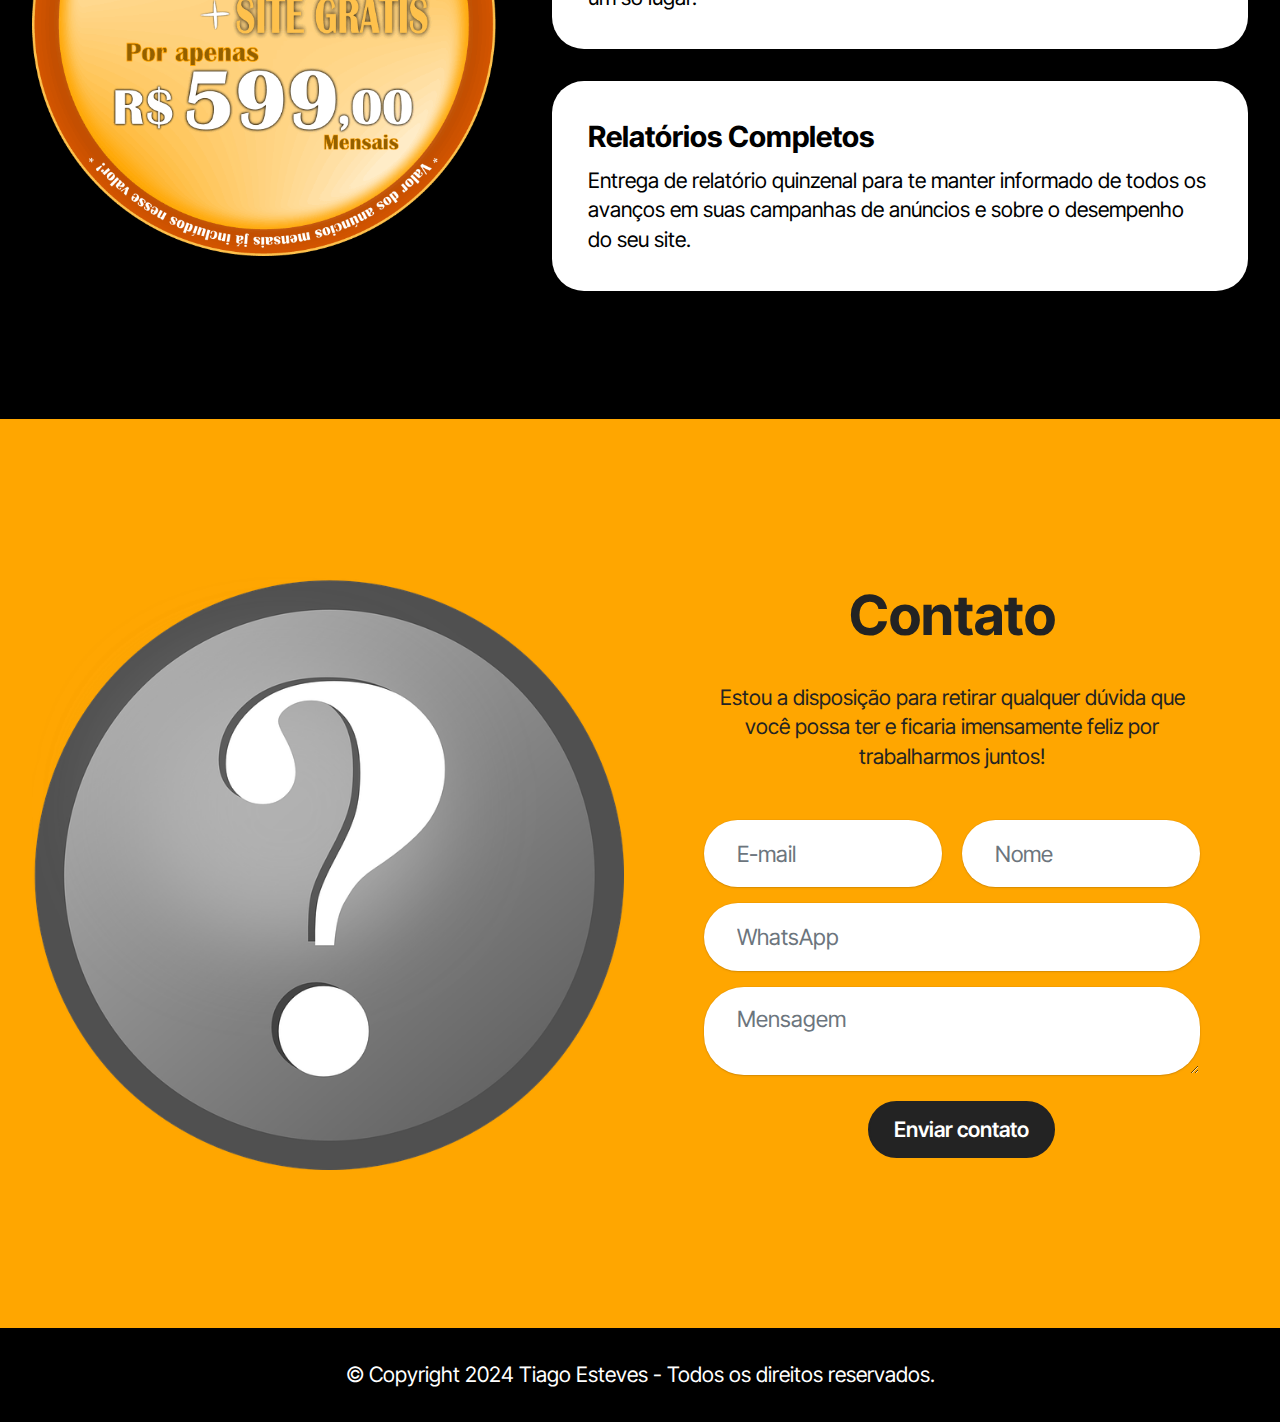
<file: sites.html>
<!DOCTYPE html>
<html  >
<head>
  <!-- Site made with Mobirise Website Builder v5.9.13, https://mobirise.com -->
  <meta charset="UTF-8">
  <meta http-equiv="X-UA-Compatible" content="IE=edge">
  <meta name="generator" content="Mobirise v5.9.13, mobirise.com">
  <meta name="viewport" content="width=device-width, initial-scale=1, minimum-scale=1">
  <link rel="shortcut icon" href="assets/images/logo-laranja-1.png" type="image/x-icon">
  <meta name="description" content="Criação de sites e landing pages profissionais!">
  
  
  <title>sites</title>
  <link rel="stylesheet" href="assets/web/assets/mobirise-icons2/mobirise2.css">
  <link rel="stylesheet" href="assets/bootstrap/css/bootstrap.min.css">
  <link rel="stylesheet" href="assets/bootstrap/css/bootstrap-grid.min.css">
  <link rel="stylesheet" href="assets/bootstrap/css/bootstrap-reboot.min.css">
  <link rel="stylesheet" href="assets/dropdown/css/style.css">
  <link rel="stylesheet" href="assets/theme/css/style.css">
  <link rel="preload" href="https://fonts.googleapis.com/css?family=Inter+Tight:100,200,300,400,500,600,700,800,900,100i,200i,300i,400i,500i,600i,700i,800i,900i&display=swap" as="style" onload="this.onload=null;this.rel='stylesheet'">
  <noscript><link rel="stylesheet" href="https://fonts.googleapis.com/css?family=Inter+Tight:100,200,300,400,500,600,700,800,900,100i,200i,300i,400i,500i,600i,700i,800i,900i&display=swap"></noscript>
  <link rel="preload" as="style" href="assets/mobirise/css/mbr-additional.css?v=8H1rTo"><link rel="stylesheet" href="assets/mobirise/css/mbr-additional.css?v=8H1rTo" type="text/css">

  
  
  
</head>
<body>
  
  <section data-bs-version="5.1" class="menu menu1 cid-u6401urtig" once="menu" id="menu01-q">
	

	<nav class="navbar navbar-dropdown navbar-fixed-top navbar-expand-lg">
		<div class="container">
			<div class="navbar-brand">
				<span class="navbar-logo">
					<a href="index.html#article04-1">
						<img src="assets/images/logo-laranja-1.png" alt="Tiago Esteves - Gestor de Tráfego" style="height: 3rem;">
					</a>
				</span>
				
			</div>
			<button class="navbar-toggler" type="button" data-toggle="collapse" data-bs-toggle="collapse" data-target="#navbarSupportedContent" data-bs-target="#navbarSupportedContent" aria-controls="navbarNavAltMarkup" aria-expanded="false" aria-label="Toggle navigation">
				<div class="hamburger">
					<span></span>
					<span></span>
					<span></span>
					<span></span>
				</div>
			</button>
			<div class="collapse navbar-collapse" id="navbarSupportedContent">
				<ul class="navbar-nav nav-dropdown" data-app-modern-menu="true"><li class="nav-item">
						<a class="nav-link link text-primary display-4" href="index.html#article04-c">Quem?</a>
					</li>
					<li class="nav-item">
						<a class="nav-link link text-primary display-4" href="index.html#pricing01-3" aria-expanded="false">Serviços</a>
					</li><li class="nav-item"><a class="nav-link link text-primary display-4" href="sites.html">Criar site</a></li>
					<li class="nav-item">
						<a class="nav-link link text-primary display-4" href="index.html#form03-g">Contato</a>
					</li></ul>
				
				<div class="navbar-buttons mbr-section-btn"><a class="btn btn-primary display-4" href="index.html#header16-8">Super Promoção!</a></div>
			</div>
		</div>
	</nav>
</section>

<section data-bs-version="5.1" class="header13 cid-u6gFzLEU6Z" id="header13-s">
  

  
  

  <div class="align-center container">
    <div class="row justify-content-center">
      <div class="col-md-12 mb-5 content-head">
        <h1 class="mbr-section-title mbr-fonts-style display-2">
          <strong>Precisando de um Site Profissional?</strong></h1>
        <p class="mbr-text mbr-fonts-style mt-4 display-7">
          Se você está procurando por desenvolvimento de sites ou landing pages profissionais, então você chegou ao lugar certo!<br><br>Com mais de 10 anos de experiência, sou um profissional em <strong>gestão de tráfego</strong> que já atuou em várias outras áreas, entre elas <strong>web design</strong> e <strong>programação</strong>. Por conta da dificuldade em encontrar profissionais competentes, acabo desenvolvendo sites e landing pages para os meus clientes. Principalmente <strong>empresas locais</strong> que querem <strong>vender mais</strong>, já que um site/página profissional é peça fundamental para chegar a <strong>um projeto vitorioso</strong>.<br><br>São anos de experiência na área que me permitem lhe orientar sobre qual o caminho exato para alcançar o sucesso no mercado digital!&nbsp;&nbsp;</p>
        <div class="mbr-section-btn mt-4"><a class="btn btn-warning display-5" href="https://wa.me/5531985013335" target="_blank">Falar no WhatsApp agora!</a></div>
      </div>
    </div>

    <div class="row justify-content-center">
      <div class="col-12 col-md-5">
        <img src="assets/images/sites-e-paginas-profissionais-800x800.png" alt="Criação de sites profissionais" title="">
      </div>
    </div>
  </div>
</section>

<section data-bs-version="5.1" class="header6 cid-u6gKMrNM3b" id="header06-t">
	

	
	

	<div class="container">
		<div class="row">
			<div class="col-12 col-lg-5">
				<div class="card-wrapper">
					<h3 class="mbr-section-cardtitle mbr-fonts-style mb-2 display-5">
						<strong>Muito mais que um site!</strong></h3>

					<p class="mbr-cardtext mbr-fonts-style mb-0 display-7">
					Desenvolver um site requer conhecimentos e expertise necessários para a criação daquilo que se quer transmitir de forma simples e totalmente voltada para o seu público-alvo.<br><br>O desenvolvimento de sites é muito mais que apenas "reproduzir" a imagem da empresa na internet.&nbsp;<br><br>O meu processo de desenvolvimento é extremamente pessoal, onde há interação constante com o cliente, até chegarmos ao resultado perfeito para atender as necessidades do projeto.</p>
				</div>
			</div>
			<div class="col-12 col-lg-6">
				<h1 class="mbr-section-title mbr-fonts-style mb-4 display-2"><strong>Sua máquina de conversão!</strong></h1>
				
				<p class="mbr-text mbr-fonts-style mb-4 display-7">
					Um site profissional não se vê apenas na aparência (no layout), mas também na responsividade (se adaptando a qualquer tela, seja um tablet ou um celular), além de sua capacidade de manter a atenção e desejo do visitante, convertendo-o em um contato (um lead) e em um futuro cliente.</p>
				<div class="mbr-section-btn mt-4"><a class="btn btn-primary display-7" href="page2.html#header16-u">Conheça a Super Promoção</a>
					<a class="btn btn-warning display-7" href="https://wa.me/5531985013335" target="_blank">Fale no WhatsApp agora!</a></div>
			</div>
		</div>
	</div>
</section>

<section data-bs-version="5.1" class="header16 cid-u6gTVXuwsD" id="header16-u">
  

  
  

  <div class="text-center container">
    
    <div class="row justify-content-center">
      <div class="col-md-12 content-head">
        <h1 class="mbr-section-title mbr-fonts-style mt-4 display-2">
          <strong>IMPERDÍVEL!!!</strong></h1>
        <p class="mbr-text mbr-fonts-style mt-4 display-7"><strong>Que tal fazer um único investimento e já receber a solução completa?<br></strong><br>Você recebe um site totalmente otimizado e pronto para receber seus visitantes e uma campanha de anúncios no Google Ads para captar pessoas realmente interessadas no serviço/produto que você oferece. Uma máquina de vendas pronta e funcionando para atrair clientes para você <br>7 dias por semana, 24 horas por dia!</p>
        
      </div>
    </div>
  </div>
</section>

<section data-bs-version="5.1" class="features027 cid-u6gU2Lftae" id="features027-v">
	

	
	

	<div class="container">
		


		<div class="row justify-content-center  blockContent">
			<div class="col-12 col-lg">
				<div class="item features-without-image col-12 col-md-12 col-lg-12 active">
					<div class="item-wrapper">
						<div class="item-content">
							
							<h4 class="card-title mbr-fonts-style display-5">
								<strong>Campanha de Anúncios</strong></h4>
							<p class="card-text mbr-fonts-style mt-0 mb-0 display-7">Já inclusa uma campanha de anúncios mensal no Google Ads (mecanismo de buscas do Google) totalmente voltada para atrair novos clientes para o seu negócio.</p>
							
						</div>
					</div>
				</div><div class="item features-without-image col-12 col-md-12 col-lg-12">
					<div class="item-wrapper">
						<div class="item-content">
							
							<h4 class="card-title mbr-fonts-style display-5">
								<strong>Site Moderno e Profissional</strong></h4>
							<p class="card-text mbr-fonts-style mt-0 mb-0 display-7">
								Uma página de vendas contando com o que tem de mais moderno para se adaptar a qualquer resolução e qualquer formato de tela. Proporcionando uma experiência perfeita para o visitante, sempre buscando convertê-lo em cliente.</p>
							
						</div>

					</div>
				</div>
				<div class="item features-without-image col-12 col-md-12 col-lg-12">
					<div class="item-wrapper">
						<div class="item-content">
							
							<h4 class="card-title mbr-fonts-style display-5"><strong>Opções de Contato</strong></h4>
							<p class="card-text mbr-fonts-style mt-0 mb-0 display-7">
								Formulário de contato, botão para o Whatsapp, links para as suas redes sociais, telefone, e-mail. Todos os seus contatos reunidos em um só lugar.</p>
							
						</div>

					</div>
				</div>
				<div class="item features-without-image col-12 col-md-12 col-lg-12">
					<div class="item-wrapper">
						<div class="item-content">
							
							<h4 class="card-title mbr-fonts-style display-5">
								<strong>Relatórios Completos</strong></h4>
							<p class="card-text mbr-fonts-style mt-0 mb-0 display-7">
								Entrega de relatório quinzenal para te manter informado de todos os avanços em suas campanhas de anúncios e sobre o desempenho do seu site.</p>
							
						</div>
					</div>
				</div>
			</div>
			<div class="col-12 col-lg-5">
				<div class="image-wrapper">
					<img class="w-100" src="assets/images/site-mais-anuncios-711x1356.png" alt="Mobirise Website Builder">
				</div>
			</div>

		</div>
	</div>
</section>

<section data-bs-version="5.1" class="form03 cid-u6gUtozpuv" id="form03-w">
    

    

    <div class="container">
        <div class="row justify-content-center">
            <div class="col-12 col-lg item-wrapper">
                <div class="mbr-section-head mb-5">
                    <h3 class="mbr-section-title mbr-fonts-style align-center mb-0 display-2">
                        <strong>Contato</strong></h3>
                    <h4 class="mbr-section-subtitle mbr-fonts-style align-center mb-0 mt-4 display-7">
                        Estou a disposição para retirar qualquer dúvida que você possa ter e ficaria imensamente feliz por trabalharmos juntos!</h4>
                </div>
                <div class="col-lg-12 mx-auto mbr-form" data-form-type="formoid">
                    <form action="https://mobirise.eu/" method="POST" class="mbr-form form-with-styler" data-form-title="Form Name"><input type="hidden" name="email" data-form-email="true" value="W0NzDPczMu6q7EakATWB7DU5CDIleBTFlBSdGlSjEkWovPHTGOjG0BoIv2j8TsI099FCQM3m3mPGAUoOMKjt4FwV6574lnDISbCW7seriIbBMkXf4ZlBLoQWHy7N4xKM">
                        <div class="row">
                            <div hidden="hidden" data-form-alert="" class="alert alert-success col-12">Obrigado por seu contato! Retornarei o mais rápido possível!</div>
                            <div hidden="hidden" data-form-alert-danger="" class="alert alert-danger col-12">
                                Oops...! some problem!
                            </div>
                        </div>
                        <div class="dragArea row">
                            <div class="col-md col-sm-12 form-group mb-3 mb-3" data-for="name">
                                <input type="text" name="name" placeholder="Nome" data-form-field="name" class="form-control" value="" id="name-form03-w">
                            </div>
                            <div class="col-md col-sm-12 form-group mb-3 mb-3" data-for="email">
                                <input type="email" name="email" placeholder="E-mail" data-form-field="email" class="form-control" value="" id="email-form03-w">
                            </div>
                            <div class="col-12 form-group mb-3 mb-3" data-for="phone">
                                <input type="tel" name="phone" placeholder="WhatsApp" data-form-field="phone" class="form-control" value="" id="phone-form03-w">
                            </div>
                            <div class="col-12 form-group mb-3 mb-3" data-for="textarea">
                                <textarea name="textarea" placeholder="Mensagem" data-form-field="textarea" class="form-control" id="textarea-form03-w"></textarea>
                            </div>
                            <div class="col-lg-12 col-md-12 col-sm-12 align-center mbr-section-btn"><button type="submit" class="btn btn-black display-7">
                                    Enviar contato</button></div>
                        </div>
                    </form>
                </div>


            </div>
            <div class="col-12 col-lg-6">
                <div class="image-wrapper">
                    <img class="w-100" src="assets/images/interrogacao.png" alt="Mobirise Website Builder">
                </div>
            </div>

        </div>
    </div>
</section>

<section data-bs-version="5.1" class="footer4 cid-u64LvSMl2z" once="footers" id="footer04-r">

    

    

    <div class="container">
        <div class="media-container-row align-center mbr-white">
            <div class="col-12">
                <p class="mbr-text mb-0 mbr-fonts-style display-7">
                    © Copyright 2024 Tiago Esteves - Todos os direitos reservados.</p>
            </div>
        </div>
    </div>
</section><section class="display-7"></section><script src="assets/bootstrap/js/bootstrap.bundle.min.js"></script>  <script src="assets/smoothscroll/smooth-scroll.js"></script>  <script src="assets/ytplayer/index.js"></script>  <script src="assets/dropdown/js/navbar-dropdown.js"></script>  <script src="assets/theme/js/script.js"></script>  <script src="assets/formoid/formoid.min.js"></script>  
  
  
 <div id="scrollToTop" class="scrollToTop mbr-arrow-up"><a style="text-align: center;"><i class="mbr-arrow-up-icon mbr-arrow-up-icon-cm cm-icon cm-icon-smallarrow-up"></i></a></div>
  </body>
</html>
</file>
<file: assets/web/assets/mobirise-icons2/mobirise2.css>
@font-face {
  font-family: 'Moririse2';
  font-display: swap;
  src:  url('mobirise2.eot?f2bix4');
  src:  url('mobirise2.eot?f2bix4#iefix') format('embedded-opentype'),
    url('mobirise2.ttf?f2bix4') format('truetype'),
    url('mobirise2.woff?f2bix4') format('woff'),
    url('mobirise2.svg?f2bix4#mobirise2') format('svg');
  font-weight: normal;
  font-style: normal;
}

[class^="mobi-"], [class*=" mobi-"] {
  /* use !important to prevent issues with browser extensions that change fonts */
  font-family: 'Moririse2' !important;
  speak: none;
  font-style: normal;
  font-weight: normal;
  font-variant: normal;
  text-transform: none;
  line-height: 1;

  /* Better Font Rendering =========== */
  -webkit-font-smoothing: antialiased;
  -moz-osx-font-smoothing: grayscale;
}

.mobi-mbri-add-submenu:before {
  content: "\e900";
}
.mobi-mbri-alert:before {
  content: "\e901";
}
.mobi-mbri-align-center:before {
  content: "\e902";
}
.mobi-mbri-align-justify:before {
  content: "\e903";
}
.mobi-mbri-align-left:before {
  content: "\e904";
}
.mobi-mbri-align-right:before {
  content: "\e905";
}
.mobi-mbri-android:before {
  content: "\e906";
}
.mobi-mbri-apple:before {
  content: "\e907";
}
.mobi-mbri-arrow-down:before {
  content: "\e908";
}
.mobi-mbri-arrow-next:before {
  content: "\e909";
}
.mobi-mbri-arrow-prev:before {
  content: "\e90a";
}
.mobi-mbri-arrow-up:before {
  content: "\e90b";
}
.mobi-mbri-bold:before {
  content: "\e90c";
}
.mobi-mbri-bookmark:before {
  content: "\e90d";
}
.mobi-mbri-bootstrap:before {
  content: "\e90e";
}
.mobi-mbri-briefcase:before {
  content: "\e90f";
}
.mobi-mbri-browse:before {
  content: "\e910";
}
.mobi-mbri-bulleted-list:before {
  content: "\e911";
}
.mobi-mbri-calendar:before {
  content: "\e912";
}
.mobi-mbri-camera:before {
  content: "\e913";
}
.mobi-mbri-cart-add:before {
  content: "\e914";
}
.mobi-mbri-cart-full:before {
  content: "\e915";
}
.mobi-mbri-cash:before {
  content: "\e916";
}
.mobi-mbri-change-style:before {
  content: "\e917";
}
.mobi-mbri-chat:before {
  content: "\e918";
}
.mobi-mbri-clock:before {
  content: "\e919";
}
.mobi-mbri-close:before {
  content: "\e91a";
}
.mobi-mbri-cloud:before {
  content: "\e91b";
}
.mobi-mbri-code:before {
  content: "\e91c";
}
.mobi-mbri-contact-form:before {
  content: "\e91d";
}
.mobi-mbri-credit-card:before {
  content: "\e91e";
}
.mobi-mbri-cursor-click:before {
  content: "\e91f";
}
.mobi-mbri-cust-feedback:before {
  content: "\e920";
}
.mobi-mbri-database:before {
  content: "\e921";
}
.mobi-mbri-delivery:before {
  content: "\e922";
}
.mobi-mbri-desktop:before {
  content: "\e923";
}
.mobi-mbri-devices:before {
  content: "\e924";
}
.mobi-mbri-down:before {
  content: "\e925";
}
.mobi-mbri-download-2:before {
  content: "\e926";
}
.mobi-mbri-download:before {
  content: "\e927";
}
.mobi-mbri-drag-n-drop-2:before {
  content: "\e928";
}
.mobi-mbri-drag-n-drop:before {
  content: "\e929";
}
.mobi-mbri-edit-2:before {
  content: "\e92a";
}
.mobi-mbri-edit:before {
  content: "\e92b";
}
.mobi-mbri-error:before {
  content: "\e92c";
}
.mobi-mbri-extension:before {
  content: "\e92d";
}
.mobi-mbri-features:before {
  content: "\e92e";
}
.mobi-mbri-file:before {
  content: "\e92f";
}
.mobi-mbri-flag:before {
  content: "\e930";
}
.mobi-mbri-folder:before {
  content: "\e931";
}
.mobi-mbri-gift:before {
  content: "\e932";
}
.mobi-mbri-github:before {
  content: "\e933";
}
.mobi-mbri-globe-2:before {
  content: "\e934";
}
.mobi-mbri-globe:before {
  content: "\e935";
}
.mobi-mbri-growing-chart:before {
  content: "\e936";
}
.mobi-mbri-hearth:before {
  content: "\e937";
}
.mobi-mbri-help:before {
  content: "\e938";
}
.mobi-mbri-home:before {
  content: "\e939";
}
.mobi-mbri-hot-cup:before {
  content: "\e93a";
}
.mobi-mbri-idea:before {
  content: "\e93b";
}
.mobi-mbri-image-gallery:before {
  content: "\e93c";
}
.mobi-mbri-image-slider:before {
  content: "\e93d";
}
.mobi-mbri-info:before {
  content: "\e93e";
}
.mobi-mbri-italic:before {
  content: "\e93f";
}
.mobi-mbri-key:before {
  content: "\e940";
}
.mobi-mbri-laptop:before {
  content: "\e941";
}
.mobi-mbri-layers:before {
  content: "\e942";
}
.mobi-mbri-left-right:before {
  content: "\e943";
}
.mobi-mbri-left:before {
  content: "\e944";
}
.mobi-mbri-letter:before {
  content: "\e945";
}
.mobi-mbri-like:before {
  content: "\e946";
}
.mobi-mbri-link:before {
  content: "\e947";
}
.mobi-mbri-lock:before {
  content: "\e948";
}
.mobi-mbri-login:before {
  content: "\e949";
}
.mobi-mbri-logout:before {
  content: "\e94a";
}
.mobi-mbri-magic-stick:before {
  content: "\e94b";
}
.mobi-mbri-map-pin:before {
  content: "\e94c";
}
.mobi-mbri-menu:before {
  content: "\e94d";
}
.mobi-mbri-mobile-2:before {
  content: "\e94e";
}
.mobi-mbri-mobile-horizontal:before {
  content: "\e94f";
}
.mobi-mbri-mobile:before {
  content: "\e950";
}
.mobi-mbri-mobirise:before {
  content: "\e951";
}
.mobi-mbri-more-horizontal:before {
  content: "\e952";
}
.mobi-mbri-more-vertical:before {
  content: "\e953";
}
.mobi-mbri-music:before {
  content: "\e954";
}
.mobi-mbri-new-file:before {
  content: "\e955";
}
.mobi-mbri-numbered-list:before {
  content: "\e956";
}
.mobi-mbri-opened-folder:before {
  content: "\e957";
}
.mobi-mbri-pages:before {
  content: "\e958";
}
.mobi-mbri-paper-plane:before {
  content: "\e959";
}
.mobi-mbri-paperclip:before {
  content: "\e95a";
}
.mobi-mbri-phone:before {
  content: "\e95b";
}
.mobi-mbri-photo:before {
  content: "\e95c";
}
.mobi-mbri-photos:before {
  content: "\e95d";
}
.mobi-mbri-pin:before {
  content: "\e95e";
}
.mobi-mbri-play:before {
  content: "\e95f";
}
.mobi-mbri-plus:before {
  content: "\e960";
}
.mobi-mbri-preview:before {
  content: "\e961";
}
.mobi-mbri-print:before {
  content: "\e962";
}
.mobi-mbri-protect:before {
  content: "\e963";
}
.mobi-mbri-question:before {
  content: "\e964";
}
.mobi-mbri-quote-left:before {
  content: "\e965";
}
.mobi-mbri-quote-right:before {
  content: "\e966";
}
.mobi-mbri-redo:before {
  content: "\e967";
}
.mobi-mbri-refresh:before {
  content: "\e968";
}
.mobi-mbri-responsive-2:before {
  content: "\e969";
}
.mobi-mbri-responsive:before {
  content: "\e96a";
}
.mobi-mbri-right:before {
  content: "\e96b";
}
.mobi-mbri-rocket:before {
  content: "\e96c";
}
.mobi-mbri-sad-face:before {
  content: "\e96d";
}
.mobi-mbri-sale:before {
  content: "\e96e";
}
.mobi-mbri-save:before {
  content: "\e96f";
}
.mobi-mbri-search:before {
  content: "\e970";
}
.mobi-mbri-setting-2:before {
  content: "\e971";
}
.mobi-mbri-setting-3:before {
  content: "\e972";
}
.mobi-mbri-setting:before {
  content: "\e973";
}
.mobi-mbri-share:before {
  content: "\e974";
}
.mobi-mbri-shopping-bag:before {
  content: "\e975";
}
.mobi-mbri-shopping-basket:before {
  content: "\e976";
}
.mobi-mbri-shopping-cart:before {
  content: "\e977";
}
.mobi-mbri-sites:before {
  content: "\e978";
}
.mobi-mbri-smile-face:before {
  content: "\e979";
}
.mobi-mbri-speed:before {
  content: "\e97a";
}
.mobi-mbri-star:before {
  content: "\e97b";
}
.mobi-mbri-success:before {
  content: "\e97c";
}
.mobi-mbri-sun:before {
  content: "\e97d";
}
.mobi-mbri-sun2:before {
  content: "\e97e";
}
.mobi-mbri-tablet-vertical:before {
  content: "\e97f";
}
.mobi-mbri-tablet:before {
  content: "\e980";
}
.mobi-mbri-target:before {
  content: "\e981";
}
.mobi-mbri-timer:before {
  content: "\e982";
}
.mobi-mbri-to-ftp:before {
  content: "\e983";
}
.mobi-mbri-to-local-drive:before {
  content: "\e984";
}
.mobi-mbri-touch-swipe:before {
  content: "\e985";
}
.mobi-mbri-touch:before {
  content: "\e986";
}
.mobi-mbri-trash:before {
  content: "\e987";
}
.mobi-mbri-underline:before {
  content: "\e988";
}
.mobi-mbri-undo:before {
  content: "\e989";
}
.mobi-mbri-unlink:before {
  content: "\e98a";
}
.mobi-mbri-unlock:before {
  content: "\e98b";
}
.mobi-mbri-up-down:before {
  content: "\e98c";
}
.mobi-mbri-up:before {
  content: "\e98d";
}
.mobi-mbri-update:before {
  content: "\e98e";
}
.mobi-mbri-upload-2:before {
  content: "\e98f";
}
.mobi-mbri-upload:before {
  content: "\e990";
}
.mobi-mbri-user-2:before {
  content: "\e991";
}
.mobi-mbri-user:before {
  content: "\e992";
}
.mobi-mbri-users:before {
  content: "\e993";
}
.mobi-mbri-video-play:before {
  content: "\e994";
}
.mobi-mbri-video:before {
  content: "\e995";
}
.mobi-mbri-watch:before {
  content: "\e996";
}
.mobi-mbri-website-theme-2:before {
  content: "\e997";
}
.mobi-mbri-website-theme:before {
  content: "\e998";
}
.mobi-mbri-wifi:before {
  content: "\e999";
}
.mobi-mbri-windows:before {
  content: "\e99a";
}
.mobi-mbri-zoom-in:before {
  content: "\e99b";
}
.mobi-mbri-zoom-out:before {
  content: "\e99c";
}
</file>
<file: assets/dropdown/css/style.css>
.navbar-dropdown {
  left: 0;
  padding: 0;
  position: absolute;
  right: 0;
  top: 0;
  transition: all 0.45s ease;
  z-index: 1030;
  background: #282828; }
  .navbar-dropdown .navbar-logo {
    margin-right: 0.8rem;
    transition: margin 0.3s ease-in-out;
    vertical-align: middle; }
    .navbar-dropdown .navbar-logo img {
      height: 3.125rem;
      transition: all 0.3s ease-in-out; }
    .navbar-dropdown .navbar-logo.mbr-iconfont {
      font-size: 3.125rem;
      line-height: 3.125rem; }
  .navbar-dropdown .navbar-caption {
    font-weight: 700;
    white-space: normal;
    vertical-align: -4px;
    line-height: 3.125rem !important; }
    .navbar-dropdown .navbar-caption, .navbar-dropdown .navbar-caption:hover {
      color: inherit;
      text-decoration: none; }
  .navbar-dropdown .mbr-iconfont + .navbar-caption {
    vertical-align: -1px; }
  .navbar-dropdown.navbar-fixed-top {
    position: fixed; }
  .navbar-dropdown .navbar-brand span {
    vertical-align: -4px; }
  .navbar-dropdown.bg-color.transparent {
    background: none; }
  .navbar-dropdown.navbar-short .navbar-brand {
    padding: 0.625rem 0; }
    .navbar-dropdown.navbar-short .navbar-brand span {
      vertical-align: -1px; }
  .navbar-dropdown.navbar-short .navbar-caption {
    line-height: 2.375rem !important;
    vertical-align: -2px; }
  .navbar-dropdown.navbar-short .navbar-logo {
    margin-right: 0.5rem; }
    .navbar-dropdown.navbar-short .navbar-logo img {
      height: 2.375rem; }
    .navbar-dropdown.navbar-short .navbar-logo.mbr-iconfont {
      font-size: 2.375rem;
      line-height: 2.375rem; }
  .navbar-dropdown.navbar-short .mbr-table-cell {
    height: 3.625rem; }
  .navbar-dropdown .navbar-close {
    left: 0.6875rem;
    position: fixed;
    top: 0.75rem;
    z-index: 1000; }
  .navbar-dropdown .hamburger-icon {
    content: "";
    display: inline-block;
    vertical-align: middle;
    width: 16px;
    -webkit-box-shadow: 0 -6px 0 1px #282828,0 0 0 1px #282828,0 6px 0 1px #282828;
    -moz-box-shadow: 0 -6px 0 1px #282828,0 0 0 1px #282828,0 6px 0 1px #282828;
    box-shadow: 0 -6px 0 1px #282828,0 0 0 1px #282828,0 6px 0 1px #282828; }

.dropdown-menu .dropdown-toggle[data-toggle="dropdown-submenu"]::after {
  border-bottom: 0.35em solid transparent;
  border-left: 0.35em solid;
  border-right: 0;
  border-top: 0.35em solid transparent;
  margin-left: 0.3rem; }

.dropdown-menu .dropdown-item:focus {
  outline: 0; }

.nav-dropdown {
  font-size: 0.75rem;
  font-weight: 500;
  height: auto !important; }
  .nav-dropdown .nav-btn {
    padding-left: 1rem; }
  .nav-dropdown .link {
    margin: .667em 1.667em;
    font-weight: 500;
    padding: 0;
    transition: color .2s ease-in-out; }
    .nav-dropdown .link.dropdown-toggle {
      margin-right: 2.583em; }
      .nav-dropdown .link.dropdown-toggle::after {
        margin-left: .25rem;
        border-top: 0.35em solid;
        border-right: 0.35em solid transparent;
        border-left: 0.35em solid transparent;
        border-bottom: 0; }
      .nav-dropdown .link.dropdown-toggle[aria-expanded="true"] {
        margin: 0;
        padding: 0.667em 3.263em  0.667em 1.667em; }
  .nav-dropdown .link::after,
  .nav-dropdown .dropdown-item::after {
    color: inherit; }
  .nav-dropdown .btn {
    font-size: 0.75rem;
    font-weight: 700;
    letter-spacing: 0;
    margin-bottom: 0;
    padding-left: 1.25rem;
    padding-right: 1.25rem; }
  .nav-dropdown .dropdown-menu {
    border-radius: 0;
    border: 0;
    left: 0;
    margin: 0;
    padding-bottom: 1.25rem;
    padding-top: 1.25rem;
    position: relative; }
  .nav-dropdown .dropdown-submenu {
    margin-left: 0.125rem;
    top: 0; }
  .nav-dropdown .dropdown-item {
    font-weight: 500;
    line-height: 2;
    padding: 0.3846em 4.615em 0.3846em 1.5385em;
    position: relative;
    transition: color .2s ease-in-out, background-color .2s ease-in-out; }
    .nav-dropdown .dropdown-item::after {
      margin-top: -0.3077em;
      position: absolute;
      right: 1.1538em;
      top: 50%; }
    .nav-dropdown .dropdown-item:focus, .nav-dropdown .dropdown-item:hover {
      background: none; }

@media (max-width: 767px) {
  .nav-dropdown.navbar-toggleable-sm {
    bottom: 0;
    display: none;
    left: 0;
    overflow-x: hidden;
    position: fixed;
    top: 0;
    transform: translateX(-100%);
    -ms-transform: translateX(-100%);
    -webkit-transform: translateX(-100%);
    width: 18.75rem;
    z-index: 999; } }
.nav-dropdown.navbar-toggleable-xl {
  bottom: 0;
  display: none;
  left: 0;
  overflow-x: hidden;
  position: fixed;
  top: 0;
  transform: translateX(-100%);
  -ms-transform: translateX(-100%);
  -webkit-transform: translateX(-100%);
  width: 18.75rem;
  z-index: 999; }

.nav-dropdown-sm {
  display: block !important;
  overflow-x: hidden;
  overflow: auto;
  padding-top: 3.875rem; }
  .nav-dropdown-sm::after {
    content: "";
    display: block;
    height: 3rem;
    width: 100%; }
  .nav-dropdown-sm.collapse.in ~ .navbar-close {
    display: block !important; }
  .nav-dropdown-sm.collapsing, .nav-dropdown-sm.collapse.in {
    transform: translateX(0);
    -ms-transform: translateX(0);
    -webkit-transform: translateX(0);
    transition: all 0.25s ease-out;
    -webkit-transition: all 0.25s ease-out;
    background: #282828; }
  .nav-dropdown-sm.collapsing[aria-expanded="false"] {
    transform: translateX(-100%);
    -ms-transform: translateX(-100%);
    -webkit-transform: translateX(-100%); }
  .nav-dropdown-sm .nav-item {
    display: block;
    margin-left: 0 !important;
    padding-left: 0; }
  .nav-dropdown-sm .link,
  .nav-dropdown-sm .dropdown-item {
    border-top: 1px dotted rgba(255, 255, 255, 0.1);
    font-size: 0.8125rem;
    line-height: 1.6;
    margin: 0 !important;
    padding: 0.875rem 2.4rem 0.875rem 1.5625rem !important;
    position: relative;
    white-space: normal; }
    .nav-dropdown-sm .link:focus, .nav-dropdown-sm .link:hover,
    .nav-dropdown-sm .dropdown-item:focus,
    .nav-dropdown-sm .dropdown-item:hover {
      background: rgba(0, 0, 0, 0.2) !important;
      color: #c0a375; }
  .nav-dropdown-sm .nav-btn {
    position: relative;
    padding: 1.5625rem 1.5625rem 0 1.5625rem; }
    .nav-dropdown-sm .nav-btn::before {
      border-top: 1px dotted rgba(255, 255, 255, 0.1);
      content: "";
      left: 0;
      position: absolute;
      top: 0;
      width: 100%; }
    .nav-dropdown-sm .nav-btn + .nav-btn {
      padding-top: 0.625rem; }
      .nav-dropdown-sm .nav-btn + .nav-btn::before {
        display: none; }
  .nav-dropdown-sm .btn {
    padding: 0.625rem 0; }
  .nav-dropdown-sm .dropdown-toggle[data-toggle="dropdown-submenu"]::after {
    margin-left: .25rem;
    border-top: 0.35em solid;
    border-right: 0.35em solid transparent;
    border-left: 0.35em solid transparent;
    border-bottom: 0; }
  .nav-dropdown-sm .dropdown-toggle[data-toggle="dropdown-submenu"][aria-expanded="true"]::after {
    border-top: 0;
    border-right: 0.35em solid transparent;
    border-left: 0.35em solid transparent;
    border-bottom: 0.35em solid; }
  .nav-dropdown-sm .dropdown-menu {
    margin: 0;
    padding: 0;
    position: relative;
    top: 0;
    left: 0;
    width: 100%;
    border: 0;
    float: none;
    border-radius: 0;
    background: none; }
  .nav-dropdown-sm .dropdown-submenu {
    left: 100%;
    margin-left: 0.125rem;
    margin-top: -1.25rem;
    top: 0; }

.navbar-toggleable-sm .nav-dropdown .dropdown-menu {
  position: absolute; }

.navbar-toggleable-sm .nav-dropdown .dropdown-submenu {
  left: 100%;
  margin-left: 0.125rem;
  margin-top: -1.25rem;
  top: 0; }

.navbar-toggleable-sm.opened .nav-dropdown .dropdown-menu {
  position: relative; }

.navbar-toggleable-sm.opened .nav-dropdown .dropdown-submenu {
  left: 0;
  margin-left: 00rem;
  margin-top: 0rem;
  top: 0; }

.is-builder .nav-dropdown.collapsing {
  transition: none !important; }
</file>
<file: assets/theme/css/style.css>
@charset "UTF-8";
section {
  background-color: #ffffff;
}

body {
  font-style: normal;
  line-height: 1.5;
  font-weight: 400;
  color: #232323;
  position: relative;
}

button {
  background-color: transparent;
  border-color: transparent;
}

.embla__button,
.carousel-control {
  background-color: #edefea !important;
  opacity: 0.8 !important;
  color: #464845 !important;
  border-color: #edefea !important;
}

.carousel .close,
.modalWindow .close {
  background-color: #edefea !important;
  color: #464845 !important;
  border-color: #edefea !important;
  opacity: 0.8 !important;
}

.carousel .close:hover,
.modalWindow .close:hover {
  opacity: 1 !important;
}

.carousel-indicators li {
  background-color: #edefea !important;
  border: 2px solid #464845 !important;
}

.carousel-indicators li:hover,
.carousel-indicators li:active {
  opacity: 0.8 !important;
}

.embla__button:hover,
.carousel-control:hover {
  background-color: #edefea !important;
  opacity: 1 !important;
}

.modalWindow-video-container {
  height: 80%;
}

section,
.container,
.container-fluid {
  position: relative;
  word-wrap: break-word;
}

a.mbr-iconfont:hover {
  text-decoration: none;
}

.article .lead p,
.article .lead ul,
.article .lead ol,
.article .lead pre,
.article .lead blockquote {
  margin-bottom: 0;
}

a {
  font-style: normal;
  font-weight: 400;
  cursor: pointer;
}
a, a:hover {
  text-decoration: none;
}

.mbr-section-title {
  font-style: normal;
  line-height: 1.3;
}

.mbr-section-subtitle {
  line-height: 1.3;
}

.mbr-text {
  font-style: normal;
  line-height: 1.7;
}

h1,
h2,
h3,
h4,
h5,
h6,
.display-1,
.display-2,
.display-4,
.display-5,
.display-7,
span,
p,
a {
  line-height: 1;
  word-break: break-word;
  word-wrap: break-word;
  font-weight: 400;
}

b,
strong {
  font-weight: bold;
}

input:-webkit-autofill, input:-webkit-autofill:hover, input:-webkit-autofill:focus, input:-webkit-autofill:active {
  transition-delay: 9999s;
  -webkit-transition-property: background-color, color;
  transition-property: background-color, color;
}

textarea[type=hidden] {
  display: none;
}

section {
  background-position: 50% 50%;
  background-repeat: no-repeat;
  background-size: cover;
}
section .mbr-background-video,
section .mbr-background-video-preview {
  position: absolute;
  bottom: 0;
  left: 0;
  right: 0;
  top: 0;
}

.hidden {
  visibility: hidden;
}

.mbr-z-index20 {
  z-index: 20;
}

/*! Base colors */
.mbr-white {
  color: #ffffff;
}

.mbr-black {
  color: #111111;
}

.mbr-bg-white {
  background-color: #ffffff;
}

.mbr-bg-black {
  background-color: #000000;
}

/*! Text-aligns */
.align-left {
  text-align: left;
}

.align-center {
  text-align: center;
}

.align-right {
  text-align: right;
}

/*! Font-weight  */
.mbr-light {
  font-weight: 300;
}

.mbr-regular {
  font-weight: 400;
}

.mbr-semibold {
  font-weight: 500;
}

.mbr-bold {
  font-weight: 700;
}

/*! Media  */
.media-content {
  flex-basis: 100%;
}

.media-container-row {
  display: flex;
  flex-direction: row;
  flex-wrap: wrap;
  justify-content: center;
  align-content: center;
  align-items: start;
}
.media-container-row .media-size-item {
  width: 400px;
}

.media-container-column {
  display: flex;
  flex-direction: column;
  flex-wrap: wrap;
  justify-content: center;
  align-content: center;
  align-items: stretch;
}
.media-container-column > * {
  width: 100%;
}

@media (min-width: 992px) {
  .media-container-row {
    flex-wrap: nowrap;
  }
}
figure {
  margin-bottom: 0;
  overflow: hidden;
}

figure[mbr-media-size] {
  transition: width 0.1s;
}

img,
iframe {
  display: block;
  width: 100%;
}

.card {
  background-color: transparent;
  border: none;
}

.card-box {
  width: 100%;
}

.card-img {
  text-align: center;
  flex-shrink: 0;
  -webkit-flex-shrink: 0;
}

.media {
  max-width: 100%;
  margin: 0 auto;
}

.mbr-figure {
  align-self: center;
}

.media-container > div {
  max-width: 100%;
}

.mbr-figure img,
.card-img img {
  width: 100%;
}

@media (max-width: 991px) {
  .media-size-item {
    width: auto !important;
  }
  .media {
    width: auto;
  }
  .mbr-figure {
    width: 100% !important;
  }
}
/*! Buttons */
.mbr-section-btn {
  margin-left: -0.6rem;
  margin-right: -0.6rem;
  font-size: 0;
}

.btn {
  font-weight: 600;
  border-width: 1px;
  font-style: normal;
  margin: 0.6rem 0.6rem;
  white-space: normal;
  transition: all 0.2s ease-in-out;
  display: inline-flex;
  align-items: center;
  justify-content: center;
  word-break: break-word;
}

.btn-sm {
  font-weight: 600;
  letter-spacing: 0px;
  transition: all 0.3s ease-in-out;
}

.btn-md {
  font-weight: 600;
  letter-spacing: 0px;
  transition: all 0.3s ease-in-out;
}

.btn-lg {
  font-weight: 600;
  letter-spacing: 0px;
  transition: all 0.3s ease-in-out;
}

.btn-form {
  margin: 0;
}
.btn-form:hover {
  cursor: pointer;
}

nav .mbr-section-btn {
  margin-left: 0rem;
  margin-right: 0rem;
}

/*! Btn icon margin */
.btn .mbr-iconfont,
.btn.btn-sm .mbr-iconfont {
  order: 1;
  cursor: pointer;
  margin-left: 0.5rem;
  vertical-align: sub;
}

.btn.btn-md .mbr-iconfont,
.btn.btn-md .mbr-iconfont {
  margin-left: 0.8rem;
}

.mbr-regular {
  font-weight: 400;
}

.mbr-semibold {
  font-weight: 500;
}

.mbr-bold {
  font-weight: 700;
}

[type=submit] {
  -webkit-appearance: none;
}

/*! Full-screen */
.mbr-fullscreen .mbr-overlay {
  min-height: 100vh;
}

.mbr-fullscreen {
  display: flex;
  display: -moz-flex;
  display: -ms-flex;
  display: -o-flex;
  align-items: center;
  min-height: 100vh;
  padding-top: 3rem;
  padding-bottom: 3rem;
}

/*! Map */
.map {
  height: 25rem;
  position: relative;
}
.map iframe {
  width: 100%;
  height: 100%;
}

/*! Scroll to top arrow */
.mbr-arrow-up {
  bottom: 25px;
  right: 90px;
  position: fixed;
  text-align: right;
  z-index: 5000;
  color: #ffffff;
  font-size: 22px;
}

.mbr-arrow-up a {
  background: rgba(0, 0, 0, 0.2);
  border-radius: 50%;
  color: #fff;
  display: inline-block;
  height: 60px;
  width: 60px;
  border: 2px solid #fff;
  outline-style: none !important;
  position: relative;
  text-decoration: none;
  transition: all 0.3s ease-in-out;
  cursor: pointer;
  text-align: center;
}
.mbr-arrow-up a:hover {
  background-color: rgba(0, 0, 0, 0.4);
}
.mbr-arrow-up a i {
  line-height: 60px;
}

.mbr-arrow-up-icon {
  display: block;
  color: #fff;
}

.mbr-arrow-up-icon::before {
  content: "›";
  display: inline-block;
  font-family: serif;
  font-size: 22px;
  line-height: 1;
  font-style: normal;
  position: relative;
  top: 6px;
  left: -4px;
  transform: rotate(-90deg);
}

/*! Arrow Down */
.mbr-arrow {
  position: absolute;
  bottom: 45px;
  left: 50%;
  width: 60px;
  height: 60px;
  cursor: pointer;
  background-color: rgba(80, 80, 80, 0.5);
  border-radius: 50%;
  transform: translateX(-50%);
}
@media (max-width: 767px) {
  .mbr-arrow {
    display: none;
  }
}
.mbr-arrow > a {
  display: inline-block;
  text-decoration: none;
  outline-style: none;
  animation: arrowdown 1.7s ease-in-out infinite;
  color: #ffffff;
}
.mbr-arrow > a > i {
  position: absolute;
  top: -2px;
  left: 15px;
  font-size: 2rem;
}

#scrollToTop a i::before {
  content: "";
  position: absolute;
  display: block;
  border-bottom: 2.5px solid #fff;
  border-left: 2.5px solid #fff;
  width: 27.8%;
  height: 27.8%;
  left: 50%;
  top: 51%;
  transform: translateY(-30%) translateX(-50%) rotate(135deg);
}

@keyframes arrowdown {
  0% {
    transform: translateY(0px);
  }
  50% {
    transform: translateY(-5px);
  }
  100% {
    transform: translateY(0px);
  }
}
@media (max-width: 500px) {
  .mbr-arrow-up {
    left: 0;
    right: 0;
    text-align: center;
  }
}
/*Gradients animation*/
@keyframes gradient-animation {
  from {
    background-position: 0% 100%;
    animation-timing-function: ease-in-out;
  }
  to {
    background-position: 100% 0%;
    animation-timing-function: ease-in-out;
  }
}
.bg-gradient {
  background-size: 200% 200%;
  animation: gradient-animation 5s infinite alternate;
  -webkit-animation: gradient-animation 5s infinite alternate;
}

.menu .navbar-brand {
  display: -webkit-flex;
}
.menu .navbar-brand span {
  display: flex;
  display: -webkit-flex;
}
.menu .navbar-brand .navbar-caption-wrap {
  display: -webkit-flex;
}
.menu .navbar-brand .navbar-logo img {
  display: -webkit-flex;
  width: auto;
}
@media (min-width: 768px) and (max-width: 991px) {
  .menu .navbar-toggleable-sm .navbar-nav {
    display: -ms-flexbox;
  }
}
@media (max-width: 991px) {
  .menu .navbar-collapse {
    max-height: 93.5vh;
  }
  .menu .navbar-collapse.show {
    overflow: auto;
  }
}
@media (min-width: 992px) {
  .menu .navbar-nav.nav-dropdown {
    display: -webkit-flex;
  }
  .menu .navbar-toggleable-sm .navbar-collapse {
    display: -webkit-flex !important;
  }
  .menu .collapsed .navbar-collapse {
    max-height: 93.5vh;
  }
  .menu .collapsed .navbar-collapse.show {
    overflow: auto;
  }
}
@media (max-width: 767px) {
  .menu .navbar-collapse {
    max-height: 80vh;
  }
}

.nav-link .mbr-iconfont {
  margin-right: 0.5rem;
}

.navbar {
  display: -webkit-flex;
  -webkit-flex-wrap: wrap;
  -webkit-align-items: center;
  -webkit-justify-content: space-between;
}

.navbar-collapse {
  -webkit-flex-basis: 100%;
  -webkit-flex-grow: 1;
  -webkit-align-items: center;
}

.nav-dropdown .link {
  padding: 0.667em 1.667em !important;
  margin: 0 !important;
}

.nav {
  display: -webkit-flex;
  -webkit-flex-wrap: wrap;
}

.row {
  display: -webkit-flex;
  -webkit-flex-wrap: wrap;
}

.justify-content-center {
  -webkit-justify-content: center;
}

.form-inline {
  display: -webkit-flex;
}

.card-wrapper {
  -webkit-flex: 1;
}

.carousel-control {
  z-index: 10;
  display: -webkit-flex;
}

.carousel-controls {
  display: -webkit-flex;
}

.media {
  display: -webkit-flex;
}

.form-group:focus {
  outline: none;
}

.jq-selectbox__select {
  padding: 7px 0;
  position: relative;
}

.jq-selectbox__dropdown {
  overflow: hidden;
  border-radius: 10px;
  position: absolute;
  top: 100%;
  left: 0 !important;
  width: 100% !important;
}

.jq-selectbox__trigger-arrow {
  right: 0;
  transform: translateY(-50%);
}

.jq-selectbox li {
  padding: 1.07em 0.5em;
}

input[type=range] {
  padding-left: 0 !important;
  padding-right: 0 !important;
}

.modal-dialog,
.modal-content {
  height: 100%;
}

.modal-dialog .carousel-inner {
  height: calc(100vh - 1.75rem);
}
@media (max-width: 575px) {
  .modal-dialog .carousel-inner {
    height: calc(100vh - 1rem);
  }
}

.carousel-item {
  text-align: center;
}

.carousel-item img {
  margin: auto;
}

.navbar-toggler {
  align-self: flex-start;
  padding: 0.25rem 0.75rem;
  font-size: 1.25rem;
  line-height: 1;
  background: transparent;
  border: 1px solid transparent;
  border-radius: 0.25rem;
}

.navbar-toggler:focus,
.navbar-toggler:hover {
  text-decoration: none;
  box-shadow: none;
}

.navbar-toggler-icon {
  display: inline-block;
  width: 1.5em;
  height: 1.5em;
  vertical-align: middle;
  content: "";
  background: no-repeat center center;
  background-size: 100% 100%;
}

.navbar-toggler-left {
  position: absolute;
  left: 1rem;
}

.navbar-toggler-right {
  position: absolute;
  right: 1rem;
}

.card-img {
  width: auto;
}

.menu .navbar.collapsed:not(.beta-menu) {
  flex-direction: column;
}

.carousel-item.active,
.carousel-item-next,
.carousel-item-prev {
  display: flex;
}

.note-air-layout .dropup .dropdown-menu,
.note-air-layout .navbar-fixed-bottom .dropdown .dropdown-menu {
  bottom: initial !important;
}

html,
body {
  height: auto;
  min-height: 100vh;
}

.dropup .dropdown-toggle::after {
  display: none;
}

.form-asterisk {
  font-family: initial;
  position: absolute;
  top: -2px;
  font-weight: normal;
}

.form-control-label {
  position: relative;
  cursor: pointer;
  margin-bottom: 0.357em;
  padding: 0;
}

.alert {
  color: #ffffff;
  border-radius: 0;
  border: 0;
  font-size: 1.1rem;
  line-height: 1.5;
  margin-bottom: 1.875rem;
  padding: 1.25rem;
  position: relative;
  text-align: center;
}
.alert.alert-form::after {
  background-color: inherit;
  bottom: -7px;
  content: "";
  display: block;
  height: 14px;
  left: 50%;
  margin-left: -7px;
  position: absolute;
  transform: rotate(45deg);
  width: 14px;
}

.form-control {
  background-color: #ffffff;
  background-clip: border-box;
  color: #232323;
  line-height: 1rem !important;
  height: auto;
  padding: 1.2rem 2rem;
  transition: border-color 0.25s ease 0s;
  border: 1px solid transparent !important;
  border-radius: 4px;
  box-shadow: rgba(0, 0, 0, 0.07) 0px 1px 1px 0px, rgba(0, 0, 0, 0.07) 0px 1px 3px 0px, rgba(0, 0, 0, 0.03) 0px 0px 0px 1px;
}
.form-active .form-control:invalid {
  border-color: red;
}

.row > * {
  padding-right: 1rem;
  padding-left: 1rem;
}

form .row {
  margin-left: -0.6rem;
  margin-right: -0.6rem;
}
form .row [class*=col] {
  padding-left: 0.6rem;
  padding-right: 0.6rem;
}

form .mbr-section-btn {
  padding-left: 0.6rem;
  padding-right: 0.6rem;
}

form .form-check-input {
  margin-top: 0.5;
}

textarea.form-control {
  line-height: 1.5rem !important;
}

.form-group {
  margin-bottom: 1.2rem;
}

.form-control,
form .btn {
  min-height: 48px;
}

.gdpr-block label span.textGDPR input[name=gdpr] {
  top: 7px;
}

.form-control:focus {
  box-shadow: none;
}

:focus {
  outline: none;
}

.mbr-overlay {
  background-color: #000;
  bottom: 0;
  left: 0;
  opacity: 0.5;
  position: absolute;
  right: 0;
  top: 0;
  z-index: 0;
  pointer-events: none;
}

blockquote {
  font-style: italic;
  padding: 3rem;
  font-size: 1.09rem;
  position: relative;
  border-left: 3px solid;
}

ul,
ol,
pre,
blockquote {
  margin-bottom: 2.3125rem;
}

.mt-4 {
  margin-top: 2rem !important;
}

.mb-4 {
  margin-bottom: 2rem !important;
}

.container,
.container-fluid {
  padding-left: 16px;
  padding-right: 16px;
}

.row {
  margin-left: -16px;
  margin-right: -16px;
}
.row > [class*=col] {
  padding-left: 16px;
  padding-right: 16px;
}

@media (min-width: 992px) {
  .container-fluid {
    padding-left: 32px;
    padding-right: 32px;
  }
}
@media (max-width: 991px) {
  .mbr-container {
    padding-left: 16px;
    padding-right: 16px;
  }
}
.app-video-wrapper > img {
  opacity: 1;
}

.app-video-wrapper {
  background: transparent;
}

.item {
  position: relative;
}

.dropdown-menu .dropdown-menu {
  left: 100%;
}

.dropdown-item + .dropdown-menu {
  display: none;
}

.dropdown-item:hover + .dropdown-menu,
.dropdown-menu:hover {
  display: block;
}

@media (min-aspect-ratio: 16/9) {
  .mbr-video-foreground {
    height: 300% !important;
    top: -100% !important;
  }
}
@media (max-aspect-ratio: 16/9) {
  .mbr-video-foreground {
    width: 300% !important;
    left: -100% !important;
  }
}.engine {
	position: absolute;
	text-indent: -2400px;
	text-align: center;
	padding: 0;
	top: 0;
	left: -2400px;
}
</file>
<file: assets/mobirise/css/mbr-additional.css>
.btn {
  border-width: 2px;
}
img,
.card-wrap,
.card-wrapper,
.video-wrapper,
.mbr-figure iframe,
.google-map iframe,
.slide-content,
.plan,
.card,
.item-wrapper {
  border-radius: 2rem !important;
}
.video-wrapper {
  overflow: hidden;
}
body {
  font-family: Inter Tight;
}
.display-1 {
  font-family: 'Inter Tight', sans-serif;
  font-size: 5rem;
  line-height: 1;
}
.display-1 > .mbr-iconfont {
  font-size: 6.25rem;
}
.display-2 {
  font-family: 'Inter Tight', sans-serif;
  font-size: 4rem;
  line-height: 1;
}
.display-2 > .mbr-iconfont {
  font-size: 5rem;
}
.display-4 {
  font-family: 'Inter Tight', sans-serif;
  font-size: 1.4rem;
  line-height: 1.5;
}
.display-4 > .mbr-iconfont {
  font-size: 1.75rem;
}
.display-5 {
  font-family: 'Inter Tight', sans-serif;
  font-size: 2rem;
  line-height: 1.5;
}
.display-5 > .mbr-iconfont {
  font-size: 2.5rem;
}
.display-7 {
  font-family: 'Inter Tight', sans-serif;
  font-size: 1.4rem;
  line-height: 1.3;
}
.display-7 > .mbr-iconfont {
  font-size: 1.75rem;
}
/* ---- Fluid typography for mobile devices ---- */
/* 1.4 - font scale ratio ( bootstrap == 1.42857 ) */
/* 100vw - current viewport width */
/* (48 - 20)  48 == 48rem == 768px, 20 == 20rem == 320px(minimal supported viewport) */
/* 0.65 - min scale variable, may vary */
@media (max-width: 992px) {
  .display-1 {
    font-size: 4rem;
  }
}
@media (max-width: 768px) {
  .display-1 {
    font-size: 3.5rem;
    font-size: calc( 2.4rem + (5 - 2.4) * ((100vw - 20rem) / (48 - 20)));
    line-height: calc( 1.1 * (2.4rem + (5 - 2.4) * ((100vw - 20rem) / (48 - 20))));
  }
  .display-2 {
    font-size: 3.2rem;
    font-size: calc( 2.05rem + (4 - 2.05) * ((100vw - 20rem) / (48 - 20)));
    line-height: calc( 1.3 * (2.05rem + (4 - 2.05) * ((100vw - 20rem) / (48 - 20))));
  }
  .display-4 {
    font-size: 1.12rem;
    font-size: calc( 1.14rem + (1.4 - 1.14) * ((100vw - 20rem) / (48 - 20)));
    line-height: calc( 1.4 * (1.14rem + (1.4 - 1.14) * ((100vw - 20rem) / (48 - 20))));
  }
  .display-5 {
    font-size: 1.6rem;
    font-size: calc( 1.35rem + (2 - 1.35) * ((100vw - 20rem) / (48 - 20)));
    line-height: calc( 1.4 * (1.35rem + (2 - 1.35) * ((100vw - 20rem) / (48 - 20))));
  }
  .display-7 {
    font-size: 1.12rem;
    font-size: calc( 1.14rem + (1.4 - 1.14) * ((100vw - 20rem) / (48 - 20)));
    line-height: calc( 1.4 * (1.14rem + (1.4 - 1.14) * ((100vw - 20rem) / (48 - 20))));
  }
}
@media (min-width: 992px) and (max-width: 1400px) {
  .display-1 {
    font-size: 3.5rem;
    font-size: calc( 2.4rem + (5 - 2.4) * ((100vw - 62rem) / (87 - 62)));
    line-height: calc( 1.1 * (2.4rem + (5 - 2.4) * ((100vw - 62rem) / (87 - 62))));
  }
  .display-2 {
    font-size: 3.2rem;
    font-size: calc( 2.05rem + (4 - 2.05) * ((100vw - 62rem) / (87 - 62)));
    line-height: calc( 1.3 * (2.05rem + (4 - 2.05) * ((100vw - 62rem) / (87 - 62))));
  }
  .display-4 {
    font-size: 1.12rem;
    font-size: calc( 1.14rem + (1.4 - 1.14) * ((100vw - 62rem) / (87 - 62)));
    line-height: calc( 1.4 * (1.14rem + (1.4 - 1.14) * ((100vw - 62rem) / (87 - 62))));
  }
  .display-5 {
    font-size: 1.6rem;
    font-size: calc( 1.35rem + (2 - 1.35) * ((100vw - 62rem) / (87 - 62)));
    line-height: calc( 1.4 * (1.35rem + (2 - 1.35) * ((100vw - 62rem) / (87 - 62))));
  }
  .display-7 {
    font-size: 1.12rem;
    font-size: calc( 1.14rem + (1.4 - 1.14) * ((100vw - 62rem) / (87 - 62)));
    line-height: calc( 1.4 * (1.14rem + (1.4 - 1.14) * ((100vw - 62rem) / (87 - 62))));
  }
}
/* Buttons */
.btn {
  padding: 1.25rem 2rem;
  border-radius: 4px;
  padding: 0.75rem 1.5rem;
}
.btn-sm {
  padding: 0.6rem 1.2rem;
  border-radius: 4px;
}
.btn-md {
  padding: 0.6rem 1.2rem;
  border-radius: 4px;
}
.btn-lg {
  padding: 1.25rem 2rem;
  border-radius: 4px;
}
.bg-primary {
  background-color: #ffa600 !important;
}
.bg-success {
  background-color: #3a341c !important;
}
.bg-info {
  background-color: #320707 !important;
}
.bg-warning {
  background-color: #3fb734 !important;
}
.bg-danger {
  background-color: #ffea64 !important;
}
.btn-primary,
.btn-primary:active {
  background-color: #ffa600 !important;
  border-color: #ffa600 !important;
  color: #ffffff !important;
  box-shadow: none;
}
.btn-primary:hover,
.btn-primary:focus,
.btn-primary.focus,
.btn-primary.active {
  color: inherit;
  background-color: #ffb833 !important;
  border-color: #ffb833 !important;
  box-shadow: none;
}
.btn-primary.disabled,
.btn-primary:disabled {
  color: #ffffff !important;
  background-color: #ffb833 !important;
  border-color: #ffb833 !important;
}
.btn-secondary,
.btn-secondary:active {
  background-color: #ffa600 !important;
  border-color: #ffa600 !important;
  color: #ffffff !important;
  box-shadow: none;
}
.btn-secondary:hover,
.btn-secondary:focus,
.btn-secondary.focus,
.btn-secondary.active {
  color: inherit;
  background-color: #ffb833 !important;
  border-color: #ffb833 !important;
  box-shadow: none;
}
.btn-secondary.disabled,
.btn-secondary:disabled {
  color: #ffffff !important;
  background-color: #ffb833 !important;
  border-color: #ffb833 !important;
}
.btn-info,
.btn-info:active {
  background-color: #320707 !important;
  border-color: #320707 !important;
  color: #ffffff !important;
  box-shadow: none;
}
.btn-info:hover,
.btn-info:focus,
.btn-info.focus,
.btn-info.active {
  color: inherit;
  background-color: #5f0d0d !important;
  border-color: #5f0d0d !important;
  box-shadow: none;
}
.btn-info.disabled,
.btn-info:disabled {
  color: #ffffff !important;
  background-color: #5f0d0d !important;
  border-color: #5f0d0d !important;
}
.btn-success,
.btn-success:active {
  background-color: #3a341c !important;
  border-color: #3a341c !important;
  color: #ffffff !important;
  box-shadow: none;
}
.btn-success:hover,
.btn-success:focus,
.btn-success.focus,
.btn-success.active {
  color: inherit;
  background-color: #5c532d !important;
  border-color: #5c532d !important;
  box-shadow: none;
}
.btn-success.disabled,
.btn-success:disabled {
  color: #ffffff !important;
  background-color: #5c532d !important;
  border-color: #5c532d !important;
}
.btn-warning,
.btn-warning:active {
  background-color: #3fb734 !important;
  border-color: #3fb734 !important;
  color: #ffffff !important;
  box-shadow: none;
}
.btn-warning:hover,
.btn-warning:focus,
.btn-warning.focus,
.btn-warning.active {
  color: inherit;
  background-color: #5bcd51 !important;
  border-color: #5bcd51 !important;
  box-shadow: none;
}
.btn-warning.disabled,
.btn-warning:disabled {
  color: #ffffff !important;
  background-color: #5bcd51 !important;
  border-color: #5bcd51 !important;
}
.btn-danger,
.btn-danger:active {
  background-color: #ffea64 !important;
  border-color: #ffea64 !important;
  color: #645600 !important;
  box-shadow: none;
}
.btn-danger:hover,
.btn-danger:focus,
.btn-danger.focus,
.btn-danger.active {
  color: inherit;
  background-color: #fff197 !important;
  border-color: #fff197 !important;
  box-shadow: none;
}
.btn-danger.disabled,
.btn-danger:disabled {
  color: #645600 !important;
  background-color: #fff197 !important;
  border-color: #fff197 !important;
}
.btn-white,
.btn-white:active {
  background-color: #eff0ec !important;
  border-color: #eff0ec !important;
  color: #757b62 !important;
  box-shadow: none;
}
.btn-white:hover,
.btn-white:focus,
.btn-white.focus,
.btn-white.active {
  color: inherit;
  background-color: #ffffff !important;
  border-color: #ffffff !important;
  box-shadow: none;
}
.btn-white.disabled,
.btn-white:disabled {
  color: #757b62 !important;
  background-color: #ffffff !important;
  border-color: #ffffff !important;
}
.btn-black,
.btn-black:active {
  background-color: #232323 !important;
  border-color: #232323 !important;
  color: #ffffff !important;
  box-shadow: none;
}
.btn-black:hover,
.btn-black:focus,
.btn-black.focus,
.btn-black.active {
  color: inherit;
  background-color: #3d3d3d !important;
  border-color: #3d3d3d !important;
  box-shadow: none;
}
.btn-black.disabled,
.btn-black:disabled {
  color: #ffffff !important;
  background-color: #3d3d3d !important;
  border-color: #3d3d3d !important;
}
.btn-primary-outline,
.btn-primary-outline:active {
  background-color: transparent !important;
  border-color: #ffa600;
  color: #ffa600;
}
.btn-primary-outline:hover,
.btn-primary-outline:focus,
.btn-primary-outline.focus,
.btn-primary-outline.active {
  color: #a86e00 !important;
  background-color: transparent !important;
  border-color: #a86e00 !important;
  box-shadow: none !important;
}
.btn-primary-outline.disabled,
.btn-primary-outline:disabled {
  color: #ffffff !important;
  background-color: #ffa600 !important;
  border-color: #ffa600 !important;
}
.btn-secondary-outline,
.btn-secondary-outline:active {
  background-color: transparent !important;
  border-color: #ffa600;
  color: #ffa600;
}
.btn-secondary-outline:hover,
.btn-secondary-outline:focus,
.btn-secondary-outline.focus,
.btn-secondary-outline.active {
  color: #a86e00 !important;
  background-color: transparent !important;
  border-color: #a86e00 !important;
  box-shadow: none !important;
}
.btn-secondary-outline.disabled,
.btn-secondary-outline:disabled {
  color: #ffffff !important;
  background-color: #ffa600 !important;
  border-color: #ffa600 !important;
}
.btn-info-outline,
.btn-info-outline:active {
  background-color: transparent !important;
  border-color: #320707;
  color: #320707;
}
.btn-info-outline:hover,
.btn-info-outline:focus,
.btn-info-outline.focus,
.btn-info-outline.active {
  color: #000000 !important;
  background-color: transparent !important;
  border-color: #000000 !important;
  box-shadow: none !important;
}
.btn-info-outline.disabled,
.btn-info-outline:disabled {
  color: #ffffff !important;
  background-color: #320707 !important;
  border-color: #320707 !important;
}
.btn-success-outline,
.btn-success-outline:active {
  background-color: transparent !important;
  border-color: #3a341c;
  color: #3a341c;
}
.btn-success-outline:hover,
.btn-success-outline:focus,
.btn-success-outline.focus,
.btn-success-outline.active {
  color: #000000 !important;
  background-color: transparent !important;
  border-color: #000000 !important;
  box-shadow: none !important;
}
.btn-success-outline.disabled,
.btn-success-outline:disabled {
  color: #ffffff !important;
  background-color: #3a341c !important;
  border-color: #3a341c !important;
}
.btn-warning-outline,
.btn-warning-outline:active {
  background-color: transparent !important;
  border-color: #3fb734;
  color: #3fb734;
}
.btn-warning-outline:hover,
.btn-warning-outline:focus,
.btn-warning-outline.focus,
.btn-warning-outline.active {
  color: #287321 !important;
  background-color: transparent !important;
  border-color: #287321 !important;
  box-shadow: none !important;
}
.btn-warning-outline.disabled,
.btn-warning-outline:disabled {
  color: #ffffff !important;
  background-color: #3fb734 !important;
  border-color: #3fb734 !important;
}
.btn-danger-outline,
.btn-danger-outline:active {
  background-color: transparent !important;
  border-color: #ffea64;
  color: #ffea64;
}
.btn-danger-outline:hover,
.btn-danger-outline:focus,
.btn-danger-outline.focus,
.btn-danger-outline.active {
  color: #ffde0d !important;
  background-color: transparent !important;
  border-color: #ffde0d !important;
  box-shadow: none !important;
}
.btn-danger-outline.disabled,
.btn-danger-outline:disabled {
  color: #645600 !important;
  background-color: #ffea64 !important;
  border-color: #ffea64 !important;
}
.btn-black-outline,
.btn-black-outline:active {
  background-color: transparent !important;
  border-color: #232323;
  color: #232323;
}
.btn-black-outline:hover,
.btn-black-outline:focus,
.btn-black-outline.focus,
.btn-black-outline.active {
  color: #000000 !important;
  background-color: transparent !important;
  border-color: #000000 !important;
  box-shadow: none !important;
}
.btn-black-outline.disabled,
.btn-black-outline:disabled {
  color: #ffffff !important;
  background-color: #232323 !important;
  border-color: #232323 !important;
}
.btn-white-outline,
.btn-white-outline:active {
  background-color: transparent !important;
  border-color: #fafafa;
  color: #fafafa;
}
.btn-white-outline:hover,
.btn-white-outline:focus,
.btn-white-outline.focus,
.btn-white-outline.active {
  color: #cfcfcf !important;
  background-color: transparent !important;
  border-color: #cfcfcf !important;
  box-shadow: none !important;
}
.btn-white-outline.disabled,
.btn-white-outline:disabled {
  color: #7a7a7a !important;
  background-color: #fafafa !important;
  border-color: #fafafa !important;
}
.text-primary {
  color: #ffa600 !important;
}
.text-secondary {
  color: #ffa600 !important;
}
.text-success {
  color: #3a341c !important;
}
.text-info {
  color: #320707 !important;
}
.text-warning {
  color: #3fb734 !important;
}
.text-danger {
  color: #ffea64 !important;
}
.text-white {
  color: #fafafa !important;
}
.text-black {
  color: #232323 !important;
}
a.text-primary:hover,
a.text-primary:focus,
a.text-primary.active {
  color: #996400 !important;
}
a.text-secondary:hover,
a.text-secondary:focus,
a.text-secondary.active {
  color: #996400 !important;
}
a.text-success:hover,
a.text-success:focus,
a.text-success.active {
  color: #000000 !important;
}
a.text-info:hover,
a.text-info:focus,
a.text-info.active {
  color: #000000 !important;
}
a.text-warning:hover,
a.text-warning:focus,
a.text-warning.active {
  color: #24681d !important;
}
a.text-danger:hover,
a.text-danger:focus,
a.text-danger.active {
  color: #fddb00 !important;
}
a.text-white:hover,
a.text-white:focus,
a.text-white.active {
  color: #c7c7c7 !important;
}
a.text-black:hover,
a.text-black:focus,
a.text-black.active {
  color: #000000 !important;
}
a[class*="text-"]:not(.nav-link):not(.dropdown-item):not([role]):not(.navbar-caption) {
  position: relative;
  background-image: transparent;
  background-size: 10000px 2px;
  background-repeat: no-repeat;
  background-position: 0px 1.2em;
  background-position: -10000px 1.2em;
}
a[class*="text-"]:not(.nav-link):not(.dropdown-item):not([role]):not(.navbar-caption):hover {
  transition: background-position 2s ease-in-out;
  background-image: linear-gradient(currentColor 50%, currentColor 50%);
  background-position: 0px 1.2em;
}
.nav-tabs .nav-link.active {
  color: #ffa600;
}
.nav-tabs .nav-link:not(.active) {
  color: #232323;
}
.alert-success {
  background-color: #70c770;
}
.alert-info {
  background-color: #320707;
}
.alert-warning {
  background-color: #3fb734;
}
.alert-danger {
  background-color: #ffea64;
}
.mbr-section-btn .btn:not(.btn-form) {
  border-radius: 100px;
}
.mbr-gallery-filter li a {
  border-radius: 100px !important;
}
.mbr-gallery-filter li.active .btn {
  background-color: #ffa600;
  border-color: #ffa600;
  color: #ffffff;
}
.mbr-gallery-filter li.active .btn:focus {
  box-shadow: none;
}
.nav-tabs .nav-link {
  border-radius: 100px !important;
}
a,
a:hover {
  color: #ffa600;
}
.mbr-plan-header.bg-primary .mbr-plan-subtitle,
.mbr-plan-header.bg-primary .mbr-plan-price-desc {
  color: #ffedcc;
}
.mbr-plan-header.bg-success .mbr-plan-subtitle,
.mbr-plan-header.bg-success .mbr-plan-price-desc {
  color: #c0b27c;
}
.mbr-plan-header.bg-info .mbr-plan-subtitle,
.mbr-plan-header.bg-info .mbr-plan-price-desc {
  color: #f3abab;
}
.mbr-plan-header.bg-warning .mbr-plan-subtitle,
.mbr-plan-header.bg-warning .mbr-plan-price-desc {
  color: #93de8c;
}
.mbr-plan-header.bg-danger .mbr-plan-subtitle,
.mbr-plan-header.bg-danger .mbr-plan-price-desc {
  color: #ffffff;
}
/* Scroll to top button*/
#scrollToTop a {
  border-radius: 100px;
}
.form-control {
  font-family: 'Inter Tight', sans-serif;
  font-size: 1.4rem;
  line-height: 1.3;
  font-weight: 400;
  border-radius: 40px !important;
}
.form-control > .mbr-iconfont {
  font-size: 1.75rem;
}
.form-control:hover,
.form-control:focus {
  box-shadow: rgba(0, 0, 0, 0.07) 0px 1px 1px 0px, rgba(0, 0, 0, 0.07) 0px 1px 3px 0px, rgba(0, 0, 0, 0.03) 0px 0px 0px 1px;
  border-color: #ffa600 !important;
}
.form-control:-webkit-input-placeholder {
  font-family: 'Inter Tight', sans-serif;
  font-size: 1.4rem;
  line-height: 1.3;
  font-weight: 400;
}
.form-control:-webkit-input-placeholder > .mbr-iconfont {
  font-size: 1.75rem;
}
blockquote {
  border-color: #ffa600;
}
/* Forms */
.mbr-form .input-group-btn .btn {
  border-radius: 100px !important;
}
.mbr-form .input-group-btn .btn:hover {
  box-shadow: 0 10px 40px 0 rgba(0, 0, 0, 0.2);
}
.mbr-form .input-group-btn button[type="submit"] {
  border-radius: 100px !important;
  padding: 1rem 3rem;
}
.mbr-form .input-group-btn button[type="submit"]:hover {
  box-shadow: 0 10px 40px 0 rgba(0, 0, 0, 0.2);
}
.jq-selectbox li:hover,
.jq-selectbox li.selected {
  background-color: #ffa600;
  color: #ffffff;
}
.jq-number__spin {
  transition: 0.25s ease;
}
.jq-number__spin:hover {
  border-color: #ffa600;
}
.jq-selectbox .jq-selectbox__trigger-arrow,
.jq-number__spin.minus:after,
.jq-number__spin.plus:after {
  transition: 0.4s;
  border-top-color: #232323;
  border-bottom-color: #232323;
}
.jq-selectbox:hover .jq-selectbox__trigger-arrow,
.jq-number__spin.minus:hover:after,
.jq-number__spin.plus:hover:after {
  border-top-color: #ffa600;
  border-bottom-color: #ffa600;
}
.xdsoft_datetimepicker .xdsoft_calendar td.xdsoft_default,
.xdsoft_datetimepicker .xdsoft_calendar td.xdsoft_current,
.xdsoft_datetimepicker .xdsoft_timepicker .xdsoft_time_box > div > div.xdsoft_current {
  color: #000000 !important;
  background-color: #ffa600 !important;
  box-shadow: none !important;
}
.xdsoft_datetimepicker .xdsoft_calendar td:hover,
.xdsoft_datetimepicker .xdsoft_timepicker .xdsoft_time_box > div > div:hover {
  color: #000000 !important;
  background: #ffa600 !important;
  box-shadow: none !important;
}
.lazy-bg {
  background-image: none !important;
}
.lazy-placeholder:not(section),
.lazy-none {
  display: block;
  position: relative;
  padding-bottom: 56.25%;
  width: 100%;
  height: auto;
}
iframe.lazy-placeholder,
.lazy-placeholder:after {
  content: '';
  position: absolute;
  width: 200px;
  height: 200px;
  background: transparent no-repeat center;
  background-size: contain;
  top: 50%;
  left: 50%;
  transform: translateX(-50%) translateY(-50%);
  background-image: url("data:image/svg+xml;charset=UTF-8,%3csvg width='32' height='32' viewBox='0 0 64 64' xmlns='http://www.w3.org/2000/svg' stroke='%23ffa600' %3e%3cg fill='none' fill-rule='evenodd'%3e%3cg transform='translate(16 16)' stroke-width='2'%3e%3ccircle stroke-opacity='.5' cx='16' cy='16' r='16'/%3e%3cpath d='M32 16c0-9.94-8.06-16-16-16'%3e%3canimateTransform attributeName='transform' type='rotate' from='0 16 16' to='360 16 16' dur='1s' repeatCount='indefinite'/%3e%3c/path%3e%3c/g%3e%3c/g%3e%3c/svg%3e");
}
section.lazy-placeholder:after {
  opacity: 0.5;
}
body {
  overflow-x: hidden;
}
a {
  transition: color 0.6s;
}
@media (max-width: 1400px) {
  .container {
    max-width: 100%;
  }
}
@media (max-width: 1400px) and (min-width: 768px) {
  .container {
    padding-left: 32px;
    padding-right: 32px;
  }
}
@media (max-width: 1400px) and (min-width: 768px) {
  .container-fluid {
    padding-left: 32px;
    padding-right: 32px;
  }
}
@media (max-width: 767px) {
  .container-fluid {
    padding-left: 16px;
    padding-right: 16px;
  }
}
.cid-u6401urtig {
  z-index: 1000;
  width: 100%;
  position: relative;
}
.cid-u6401urtig .dropdown-item:before {
  font-family: Moririse2 !important;
  content: "\e966";
  display: inline-block;
  width: 0;
  position: absolute;
  left: 1rem;
  top: 0.5rem;
  margin-right: 0.5rem;
  line-height: 1;
  font-size: inherit;
  vertical-align: middle;
  text-align: center;
  overflow: hidden;
  transform: scale(0, 1);
  transition: all 0.25s ease-in-out;
}
@media (max-width: 767px) {
  .cid-u6401urtig .navbar-toggler {
    transform: scale(0.8);
  }
}
.cid-u6401urtig .navbar-brand {
  flex-shrink: 0;
  align-items: center;
  margin-right: 0;
  padding: 10px 0;
  transition: all 0.3s;
  word-break: break-word;
  z-index: 1;
}
.cid-u6401urtig .navbar-brand img {
  max-width: 100%;
  max-height: 100%;
  border-radius: 0px !important;
}
.cid-u6401urtig .navbar-brand .navbar-caption {
  line-height: inherit !important;
}
.cid-u6401urtig .navbar-brand .navbar-logo a {
  outline: none;
}
.cid-u6401urtig .navbar-nav {
  margin: auto;
  margin-left: 0;
}
.cid-u6401urtig .navbar-nav .nav-item {
  padding: 0 !important;
  transition: .3s all !important;
}
.cid-u6401urtig .navbar-nav .nav-item .nav-link {
  padding: 16px !important;
  margin: 0 !important;
  border-radius: 1rem !important;
  transition: .3s all !important;
}
.cid-u6401urtig .navbar-nav .nav-item .nav-link:hover {
  background-color: rgba(27, 31, 10, 0.06);
}
.cid-u6401urtig .navbar-nav .open .nav-link::after {
  transform: rotate(180deg);
}
@media (min-width: 992px) {
  .cid-u6401urtig .navbar-nav .open .nav-link::before {
    content: "";
    width: 100%;
    height: 20px;
    top: 100%;
    background: transparent;
    position: absolute;
  }
}
.cid-u6401urtig .navbar-nav .dropdown-item {
  padding: 12px !important;
  border-radius: 0.5rem !important;
  margin: 0 8px !important;
  transition: .3s all !important;
}
.cid-u6401urtig .navbar-nav .dropdown-item:hover {
  background-color: rgba(27, 31, 10, 0.06);
}
@media (min-width: 992px) {
  .cid-u6401urtig .navbar-nav {
    padding-left: 1.5rem;
  }
}
.cid-u6401urtig .nav-link {
  width: fit-content;
  position: relative;
}
.cid-u6401urtig .navbar-logo {
  padding-left: 2rem;
  margin: 0 !important;
}
@media (max-width: 767px) {
  .cid-u6401urtig .navbar-logo {
    padding-left: 1rem;
  }
}
.cid-u6401urtig .navbar-caption {
  padding-left: 1rem;
  padding-right: .5rem;
}
@media (max-width: 767px) {
  .cid-u6401urtig .nav-dropdown {
    padding-bottom: 0.5rem;
  }
}
.cid-u6401urtig .nav-dropdown .link.dropdown-toggle::after {
  margin-left: 0.5rem;
  margin-top: 0.2rem;
  transition: .3s all;
}
.cid-u6401urtig .container {
  display: flex;
  height: 90px;
  padding: 0.5rem 0.6rem;
  flex-wrap: nowrap;
  background: rgba(0, 0, 0, 0.8) !important;
  left: 0;
  right: 0;
  -webkit-box-pack: justify;
  -ms-flex-pack: justify;
  justify-content: flex-end;
  -webkit-box-align: center;
  -webkit-align-items: center;
  -ms-flex-align: center;
  align-items: center;
  border-radius: 100vw;
  margin-top: 1rem;
  background-color: #000000;
  box-shadow: 0 30px 60px 0 rgba(27, 31, 10, 0.08);
}
@media (max-width: 992px) {
  .cid-u6401urtig .container {
    padding-right: 2rem;
  }
}
@media (max-width: 767px) {
  .cid-u6401urtig .container {
    width: 95%;
    height: 56px !important;
    padding-right: 1rem;
    margin-top: 0rem;
  }
}
.cid-u6401urtig .iconfont-wrapper {
  color: #000000 !important;
  font-size: 1.5rem;
  padding-right: 0.5rem;
}
.cid-u6401urtig .dropdown-menu {
  flex-wrap: wrap;
  flex-direction: column;
  max-width: 100%;
  padding: 12px 4px !important;
  border-radius: 1.5rem;
  transition: .3s all !important;
  min-width: auto;
  background: #000000;
  background: rgba(0, 0, 0, 0.8) !important;
}
.cid-u6401urtig .nav-item:focus,
.cid-u6401urtig .nav-link:focus {
  outline: none;
}
.cid-u6401urtig .dropdown .dropdown-menu .dropdown-item {
  width: auto;
  transition: all 0.25s ease-in-out;
}
.cid-u6401urtig .dropdown .dropdown-menu .dropdown-item::after {
  right: 0.5rem;
}
.cid-u6401urtig .dropdown .dropdown-menu .dropdown-item .mbr-iconfont {
  margin-right: 0.5rem;
  vertical-align: sub;
}
.cid-u6401urtig .dropdown .dropdown-menu .dropdown-item .mbr-iconfont:before {
  display: inline-block;
  transform: scale(1, 1);
  transition: all 0.25s ease-in-out;
}
.cid-u6401urtig .collapsed .dropdown-menu .dropdown-item:before {
  display: none;
}
.cid-u6401urtig .collapsed .dropdown .dropdown-menu .dropdown-item {
  padding: 0.235em 1.5em 0.235em 1.5em !important;
  transition: none;
  margin: 0 !important;
}
.cid-u6401urtig .navbar {
  min-height: 90px;
  transition: all 0.3s;
  border-bottom: 1px solid transparent;
  background: transparent !important;
  padding: 0 !important;
  border: none !important;
  box-shadow: none !important;
  border-radius: 0 !important;
}
.cid-u6401urtig .navbar.opened {
  transition: all 0.3s;
}
.cid-u6401urtig .navbar .dropdown-item {
  padding: 0.5rem 1.8rem;
}
.cid-u6401urtig .navbar .navbar-logo img {
  width: auto;
}
.cid-u6401urtig .navbar .navbar-collapse {
  z-index: 1;
  justify-content: flex-end;
}
.cid-u6401urtig .navbar.collapsed {
  justify-content: center;
}
.cid-u6401urtig .navbar.collapsed .nav-item .nav-link::before {
  display: none;
}
.cid-u6401urtig .navbar.collapsed.opened .dropdown-menu {
  top: 0;
}
@media (min-width: 992px) {
  .cid-u6401urtig .navbar.collapsed.opened:not(.navbar-short) .navbar-collapse {
    max-height: calc(98.5vh - 3rem);
  }
}
.cid-u6401urtig .navbar.collapsed .dropdown-menu .dropdown-submenu {
  left: 0 !important;
}
.cid-u6401urtig .navbar.collapsed .dropdown-menu .dropdown-item:after {
  right: auto;
}
.cid-u6401urtig .navbar.collapsed .dropdown-menu .dropdown-toggle[data-toggle="dropdown-submenu"]:after {
  margin-left: 0.5rem;
  margin-top: 0.2rem;
  border-top: 0.35em solid;
  border-right: 0.35em solid transparent;
  border-left: 0.35em solid transparent;
  border-bottom: 0;
  top: 41%;
}
.cid-u6401urtig .navbar.collapsed ul.navbar-nav li {
  margin: auto;
}
.cid-u6401urtig .navbar.collapsed .dropdown-menu .dropdown-item {
  padding: 0.25rem 1.5rem;
  text-align: center;
}
.cid-u6401urtig .navbar.collapsed .icons-menu {
  padding-left: 0;
  padding-right: 0;
  padding-top: 0.5rem;
  padding-bottom: 0.5rem;
}
@media (max-width: 767px) {
  .cid-u6401urtig .navbar {
    min-height: 72px;
  }
  .cid-u6401urtig .navbar .navbar-logo img {
    height: 2rem !important;
  }
}
@media (max-width: 991px) {
  .cid-u6401urtig .navbar .nav-item .nav-link::before {
    display: none;
  }
  .cid-u6401urtig .navbar.opened .dropdown-menu {
    top: 0;
  }
  .cid-u6401urtig .navbar .dropdown-menu .dropdown-submenu {
    left: 0 !important;
  }
  .cid-u6401urtig .navbar .dropdown-menu .dropdown-item:after {
    right: auto;
  }
  .cid-u6401urtig .navbar .dropdown-menu .dropdown-toggle[data-toggle="dropdown-submenu"]:after {
    margin-left: 0.5rem;
    margin-top: 0.2rem;
    border-top: 0.35em solid;
    border-right: 0.35em solid transparent;
    border-left: 0.35em solid transparent;
    border-bottom: 0;
    top: 40%;
  }
  .cid-u6401urtig .navbar .dropdown-menu .dropdown-item {
    padding: 0.25rem 1.5rem !important;
    text-align: center;
  }
  .cid-u6401urtig .navbar .navbar-brand {
    flex-shrink: initial;
    flex-basis: auto;
    word-break: break-word;
    padding-right: 10px;
  }
  .cid-u6401urtig .navbar .navbar-toggler {
    flex-basis: auto;
  }
  .cid-u6401urtig .navbar .icons-menu {
    padding-left: 0;
    padding-top: 0.5rem;
    padding-bottom: 0.5rem;
  }
}
.cid-u6401urtig .navbar.navbar-short .navbar-logo img {
  height: 2rem;
}
.cid-u6401urtig .dropdown-item.active,
.cid-u6401urtig .dropdown-item:active {
  background-color: transparent;
}
.cid-u6401urtig .navbar-expand-lg .navbar-nav .nav-link {
  padding: 0;
}
.cid-u6401urtig .nav-dropdown .link.dropdown-toggle {
  margin-right: 1.667em;
}
.cid-u6401urtig .nav-dropdown .link.dropdown-toggle[aria-expanded="true"] {
  margin-right: 0;
  padding: 0.667em 1.667em;
}
.cid-u6401urtig .navbar.navbar-expand-lg .dropdown .dropdown-menu {
  background: #000000;
}
.cid-u6401urtig .navbar.navbar-expand-lg .dropdown .dropdown-menu .dropdown-submenu {
  margin: 0;
  left: 105%;
  transform: none;
  top: -12px;
}
.cid-u6401urtig .navbar .dropdown.open > .dropdown-menu {
  display: flex;
}
.cid-u6401urtig ul.navbar-nav {
  flex-wrap: wrap;
}
.cid-u6401urtig .navbar-buttons {
  text-align: center;
  min-width: 140px;
}
@media (max-width: 992px) {
  .cid-u6401urtig .navbar-buttons {
    text-align: left;
  }
}
.cid-u6401urtig button.navbar-toggler {
  outline: none;
  width: 31px;
  height: 20px;
  cursor: pointer;
  transition: all 0.2s;
  position: relative;
  align-self: center;
}
.cid-u6401urtig button.navbar-toggler .hamburger span {
  position: absolute;
  right: 0;
  width: 30px;
  height: 2px;
  border-right: 5px;
  background-color: #ffa600;
}
.cid-u6401urtig button.navbar-toggler .hamburger span:nth-child(1) {
  top: 0;
  transition: all 0.2s;
}
.cid-u6401urtig button.navbar-toggler .hamburger span:nth-child(2) {
  top: 8px;
  transition: all 0.15s;
}
.cid-u6401urtig button.navbar-toggler .hamburger span:nth-child(3) {
  top: 8px;
  transition: all 0.15s;
}
.cid-u6401urtig button.navbar-toggler .hamburger span:nth-child(4) {
  top: 16px;
  transition: all 0.2s;
}
.cid-u6401urtig nav.opened .hamburger span:nth-child(1) {
  top: 8px;
  width: 0;
  opacity: 0;
  right: 50%;
  transition: all 0.2s;
}
.cid-u6401urtig nav.opened .hamburger span:nth-child(2) {
  transform: rotate(45deg);
  transition: all 0.25s;
}
.cid-u6401urtig nav.opened .hamburger span:nth-child(3) {
  transform: rotate(-45deg);
  transition: all 0.25s;
}
.cid-u6401urtig nav.opened .hamburger span:nth-child(4) {
  top: 8px;
  width: 0;
  opacity: 0;
  right: 50%;
  transition: all 0.2s;
}
.cid-u6401urtig .navbar-dropdown {
  padding: 0 1rem;
}
.cid-u6401urtig a.nav-link {
  display: flex;
  align-items: center;
  justify-content: center;
}
.cid-u6401urtig .icons-menu {
  flex-wrap: nowrap;
  display: flex;
  justify-content: center;
  padding-left: 1rem;
  padding-right: 1rem;
  padding-top: 0.3rem;
  text-align: center;
}
@media (max-width: 992px) {
  .cid-u6401urtig .icons-menu {
    justify-content: flex-start;
    margin-bottom: .5rem;
  }
}
@media screen and (-ms-high-contrast: active), (-ms-high-contrast: none) {
  .cid-u6401urtig .navbar {
    height: 70px;
  }
  .cid-u6401urtig .navbar.opened {
    height: auto;
  }
  .cid-u6401urtig .nav-item .nav-link:hover::before {
    width: 175%;
    max-width: calc(100% + 2rem);
    left: -1rem;
  }
}
.cid-u6401urtig .navbar .dropdown > .dropdown-menu {
  display: none;
  width: max-content;
  max-width: 500px !important;
  transform: translateX(-50%);
  top: calc(100% + 20px);
  left: 50%;
}
.cid-u6401urtig .navbar .dropdown > .dropdown-menu .dropdown-item {
  line-height: 1 !important;
}
.cid-u6401urtig .navbar .dropdown > .dropdown-menu .dropdown .dropdown-item {
  align-items: center;
  display: flex;
  height: max-content !important;
  min-height: max-content !important;
}
.cid-u6401urtig .navbar .dropdown > .dropdown-menu .dropdown .dropdown-item::after {
  display: inline-block;
  position: static;
  margin-left: 0.5rem;
  margin-top: 0;
  margin-right: 0;
  margin-bottom: 0;
  transition: .3s all;
  transform: rotate(-90deg);
}
.cid-u6401urtig .navbar .dropdown > .dropdown-menu .dropdown.open .dropdown-item::after {
  transform: rotate(0deg);
}
.cid-u6401urtig .mbr-section-btn {
  margin: -0.6rem -0.6rem;
}
.cid-u6401urtig .navbar-toggler {
  margin-left: 12px;
  margin-right: 8px;
  order: 1000;
}
@media (max-width: 991px) {
  .cid-u6401urtig .navbar-brand {
    margin-right: auto;
  }
  .cid-u6401urtig .navbar-collapse {
    z-index: -1 !important;
    position: absolute;
    top: 110%;
    left: 0;
    width: 100%;
    padding: 1rem;
    border-radius: 1.5rem;
    background: #000000;
    opacity: 1;
    border-color: rgba(0, 0, 0, 0.8) !important;
    background: rgba(0, 0, 0, 0.8) !important;
    backdrop-filter: blur(8px);
  }
  .cid-u6401urtig .navbar-nav .nav-item .nav-link::after {
    margin-left: 10px;
  }
  .cid-u6401urtig .navbar-nav .dropdown-item:hover {
    background-color: rgba(27, 31, 10, 0.06);
  }
  .cid-u6401urtig .navbar .dropdown > .dropdown-menu {
    max-width: 100% !important;
    transform: translateX(0);
    top: 10px;
    left: 0;
    padding: 8px !important;
    border-radius: 1rem;
    background-color: rgba(27, 31, 10, 0.04) !important;
  }
  .cid-u6401urtig .navbar .dropdown > .dropdown-menu .dropdown-item {
    padding: 8px !important;
    line-height: 1 !important;
    margin-bottom: 4px !important;
  }
  .cid-u6401urtig .navbar .dropdown > .dropdown-menu .dropdown .dropdown-item {
    align-items: center;
    display: flex;
    height: max-content !important;
    min-height: max-content !important;
  }
  .cid-u6401urtig .navbar .dropdown > .dropdown-menu .dropdown .dropdown-item::after {
    display: inline-block;
    position: static;
    margin-left: 0.5rem;
    margin-top: 0;
    margin-right: 0;
    margin-bottom: 0;
    transition: .3s all;
    transform: rotate(0deg);
  }
  .cid-u6401urtig .navbar .dropdown > .dropdown-menu .dropdown.open .dropdown-item::after {
    transform: rotate(180deg);
  }
  .cid-u6401urtig .navbar .dropdown > .dropdown-menu .dropdown-submenu {
    position: static;
    width: 100%;
    max-width: 100% !important;
    transform: translateX(0) !important;
    top: 0;
    left: 0;
    padding: 8px !important;
    border-radius: 1rem;
    background-color: rgba(27, 31, 10, 0.04) !important;
  }
  .cid-u6401urtig .navbar .dropdown.open > .dropdown-menu {
    display: flex !important;
    flex-direction: column;
    align-items: flex-start;
  }
}
@media (max-width: 575px) {
  .cid-u6401urtig .navbar-collapse {
    padding: 1rem;
  }
}
.cid-u640dkc2Mc {
  padding-top: 8rem;
  padding-bottom: 0rem;
  background-color: #ffa600;
}
.cid-u640dkc2Mc .mbr-fallback-image.disabled {
  display: none;
}
.cid-u640dkc2Mc .mbr-fallback-image {
  display: block;
  background-size: cover;
  background-position: center center;
  width: 100%;
  height: 100%;
  position: absolute;
  top: 0;
}
@media (max-width: 991px) {
  .cid-u640dkc2Mc .image-wrapper {
    margin-bottom: 1rem;
  }
}
.cid-u640dkc2Mc .row {
  flex-direction: row-reverse;
}
.cid-u640dkc2Mc .row {
  align-items: center;
}
@media (max-width: 991px) {
  .cid-u640dkc2Mc .image-wrapper {
    padding: 1rem;
  }
}
@media (min-width: 992px) {
  .cid-u640dkc2Mc .text-wrapper {
    padding: 0 2rem;
  }
}
.cid-u640dkc2Mc .mbr-section-title {
  color: #000000;
}
.cid-u640dkc2Mc .mbr-text,
.cid-u640dkc2Mc .mbr-section-btn {
  color: #000000;
}
.cid-u642rE2VTs {
  padding-top: 6rem;
  padding-bottom: 2rem;
  background-color: #000000;
}
.cid-u642rE2VTs .item-mb {
  margin-bottom: 2rem;
}
@media (max-width: 767px) {
  .cid-u642rE2VTs .item-mb {
    margin-bottom: 1rem;
  }
}
.cid-u642rE2VTs .item-head {
  background: #ffa600;
  padding: 2.25rem;
}
@media (min-width: 992px) and (max-width: 1200px) {
  .cid-u642rE2VTs .item-head {
    padding: 2rem 1.5rem;
    margin-bottom: 2rem;
  }
}
@media (max-width: 767px) {
  .cid-u642rE2VTs .item-head {
    padding: 2rem 1.5rem;
    margin-bottom: 2rem;
  }
}
.cid-u642rE2VTs .item-content {
  padding: 2.25rem 2.25rem 0;
  background: #ffffff;
}
@media (min-width: 992px) and (max-width: 1200px) {
  .cid-u642rE2VTs .item-content {
    padding: 0rem 1.5rem;
  }
}
@media (max-width: 767px) {
  .cid-u642rE2VTs .item-content {
    padding: 0rem 1.5rem;
  }
}
.cid-u642rE2VTs .item-wrapper {
  border-radius: 2rem;
  overflow: hidden;
  margin-bottom: 2rem;
  background: #ffffff;
  padding: 0rem;
  height: 100%;
  display: flex;
  flex-flow: column nowrap;
}
@media (max-width: 767px) {
  .cid-u642rE2VTs .item-wrapper {
    margin-bottom: 1rem;
  }
}
@media (min-width: 992px) and (max-width: 1200px) {
  .cid-u642rE2VTs .item-wrapper .item-footer {
    padding: 0 1.5rem 3rem;
  }
}
@media (min-width: 1201px) {
  .cid-u642rE2VTs .item-wrapper .item-footer {
    padding: 0 2rem 3rem;
  }
}
.cid-u642rE2VTs .btn {
  width: -webkit-fill-available;
}
.cid-u642rE2VTs .item:focus,
.cid-u642rE2VTs span:focus {
  outline: none;
}
.cid-u642rE2VTs .mbr-section-btn {
  margin-top: auto !important;
  padding: 2rem 2rem 0;
}
@media (max-width: 991px) {
  .cid-u642rE2VTs .mbr-section-btn {
    padding: 0rem 2.25rem 2rem;
  }
}
@media (max-width: 767px) {
  .cid-u642rE2VTs .mbr-section-btn {
    padding: 0rem 1.5rem;
    margin-bottom: 2rem;
  }
}
.cid-u642rE2VTs .mbr-section-title {
  color: #ffffff;
}
.cid-u642rE2VTs .mbr-section-subtitle {
  color: #ffffff;
}
.cid-u642rE2VTs .mbr-text,
.cid-u642rE2VTs .mbr-section-btn {
  text-align: center;
}
.cid-u642rE2VTs .item-title {
  text-align: center;
  color: #000000;
}
.cid-u642rE2VTs .item-subtitle {
  text-align: left;
  color: #000000;
}
.cid-u642rE2VTs .content-head {
  max-width: 800px;
}
.cid-u643vP7nqt {
  padding-top: 0rem;
  padding-bottom: 6rem;
  background-color: #000000;
}
.cid-u643vP7nqt .item-mb {
  margin-bottom: 2rem;
}
@media (max-width: 767px) {
  .cid-u643vP7nqt .item-mb {
    margin-bottom: 1rem;
  }
}
.cid-u643vP7nqt .item-head {
  background: #ffa600;
  padding: 2.25rem;
}
@media (min-width: 992px) and (max-width: 1200px) {
  .cid-u643vP7nqt .item-head {
    padding: 2rem 1.5rem;
    margin-bottom: 2rem;
  }
}
@media (max-width: 767px) {
  .cid-u643vP7nqt .item-head {
    padding: 2rem 1.5rem;
    margin-bottom: 2rem;
  }
}
.cid-u643vP7nqt .item-content {
  padding: 2.25rem 2.25rem 0;
  background: #ffffff;
}
@media (min-width: 992px) and (max-width: 1200px) {
  .cid-u643vP7nqt .item-content {
    padding: 0rem 1.5rem;
  }
}
@media (max-width: 767px) {
  .cid-u643vP7nqt .item-content {
    padding: 0rem 1.5rem;
  }
}
.cid-u643vP7nqt .item-wrapper {
  border-radius: 2rem;
  overflow: hidden;
  margin-bottom: 2rem;
  background: #ffffff;
  padding: 0rem;
  height: 100%;
  display: flex;
  flex-flow: column nowrap;
}
@media (max-width: 767px) {
  .cid-u643vP7nqt .item-wrapper {
    margin-bottom: 1rem;
  }
}
@media (min-width: 992px) and (max-width: 1200px) {
  .cid-u643vP7nqt .item-wrapper .item-footer {
    padding: 0 1.5rem 3rem;
  }
}
@media (min-width: 1201px) {
  .cid-u643vP7nqt .item-wrapper .item-footer {
    padding: 0 2rem 3rem;
  }
}
.cid-u643vP7nqt .btn {
  width: -webkit-fill-available;
}
.cid-u643vP7nqt .item:focus,
.cid-u643vP7nqt span:focus {
  outline: none;
}
.cid-u643vP7nqt .mbr-section-btn {
  margin-top: auto !important;
  padding: 2rem 2rem 0;
}
@media (max-width: 991px) {
  .cid-u643vP7nqt .mbr-section-btn {
    padding: 0rem 2.25rem 2rem;
  }
}
@media (max-width: 767px) {
  .cid-u643vP7nqt .mbr-section-btn {
    padding: 0rem 1.5rem;
    margin-bottom: 2rem;
  }
}
.cid-u643vP7nqt .mbr-section-title {
  color: #ffffff;
}
.cid-u643vP7nqt .mbr-section-subtitle {
  color: #ffffff;
}
.cid-u643vP7nqt .mbr-text,
.cid-u643vP7nqt .mbr-section-btn {
  text-align: center;
}
.cid-u643vP7nqt .item-title {
  text-align: center;
  color: #000000;
}
.cid-u643vP7nqt .item-subtitle {
  text-align: left;
  color: #000000;
}
.cid-u643vP7nqt .content-head {
  max-width: 800px;
}
.cid-u64gzIw7c6 {
  padding-top: 2rem;
  padding-bottom: 0rem;
  background-color: #ffa600;
}
.cid-u64gzIw7c6 .mbr-fallback-image.disabled {
  display: none;
}
.cid-u64gzIw7c6 .mbr-fallback-image {
  display: block;
  background-size: cover;
  background-position: center center;
  width: 100%;
  height: 100%;
  position: absolute;
  top: 0;
}
@media (max-width: 991px) {
  .cid-u64gzIw7c6 .image-wrapper {
    margin-bottom: 1rem;
  }
}
.cid-u64gzIw7c6 .row {
  align-items: center;
}
@media (max-width: 991px) {
  .cid-u64gzIw7c6 .image-wrapper {
    padding: 1rem;
  }
}
@media (min-width: 992px) {
  .cid-u64gzIw7c6 .text-wrapper {
    padding: 0 2rem;
  }
}
.cid-u64gzIw7c6 .mbr-section-title {
  color: #000000;
}
.cid-u64gzIw7c6 .mbr-text,
.cid-u64gzIw7c6 .mbr-section-btn {
  color: #000000;
}
.cid-u64wINMANr {
  padding-top: 3rem;
  padding-bottom: 3rem;
  background-color: #000000;
}
.cid-u64wINMANr .mbr-fallback-image.disabled {
  display: none;
}
.cid-u64wINMANr .mbr-fallback-image {
  display: block;
  background-size: cover;
  background-position: center center;
  width: 100%;
  height: 100%;
  position: absolute;
  top: 0;
}
.cid-u64wINMANr .image-wrap img {
  width: 100%;
}
@media (min-width: 992px) {
  .cid-u64wINMANr .image-wrap img {
    display: block;
    margin: auto;
  }
}
.cid-u64wINMANr .row-links {
  width: 100%;
  justify-content: center;
}
.cid-u64wINMANr .header-menu {
  list-style: none;
  display: flex;
  justify-content: center;
  flex-wrap: wrap;
  padding: 0;
  margin-bottom: 0;
}
.cid-u64wINMANr .header-menu li {
  padding: 0 1rem 1rem 1rem;
}
.cid-u64wINMANr .header-menu li p {
  margin: 0;
}
.cid-u64wINMANr .mbr-section-title {
  color: #ffffff;
}
.cid-u64wINMANr .header-menu-item {
  color: #ffffff;
}
.cid-u64wINMANr .mbr-text,
.cid-u64wINMANr .mbr-section-btn {
  color: #ffffff;
  text-align: center;
}
.cid-u64wINMANr .content-head {
  max-width: 800px;
}
.cid-u64za5xERA {
  padding-top: 0rem;
  padding-bottom: 6rem;
  background-color: #000000;
}
.cid-u64za5xERA .mbr-fallback-image.disabled {
  display: none;
}
.cid-u64za5xERA .mbr-fallback-image {
  display: block;
  background-size: cover;
  background-position: center center;
  width: 100%;
  height: 100%;
  position: absolute;
  top: 0;
}
.cid-u64za5xERA .row {
  flex-direction: row-reverse;
}
.cid-u64za5xERA .mbr-description {
  text-align: left;
}
.cid-u64za5xERA .item-wrapper {
  background: #ffffff;
  margin-bottom: 2rem;
  padding: 2.25rem;
}
@media (max-width: 767px) {
  .cid-u64za5xERA .item-wrapper {
    padding: 2rem 1.5rem;
    margin-bottom: 1rem;
  }
}
@media (min-width: 992px) and (max-width: 1200px) {
  .cid-u64za5xERA .item-wrapper {
    padding: 2rem 1.5rem;
    margin-bottom: 2rem;
  }
}
.cid-u64za5xERA .card-title,
.cid-u64za5xERA .iconfont-wrapper {
  color: #000000;
}
.cid-u64za5xERA .card-text {
  color: #000000;
}
.cid-u64za5xERA .mbr-section-title {
  color: #000000;
  text-align: center;
}
.cid-u64za5xERA .mbr-number {
  color: #9fe870;
}
.cid-u64za5xERA .mbr-text,
.cid-u64za5xERA .mbr-section-btn {
  text-align: center;
}
.cid-u64za5xERA .card-text,
.cid-u64za5xERA .item .mbr-section-btn {
  text-align: left;
}
.cid-u64Df3ixV2 {
  padding-top: 3rem;
  padding-bottom: 0rem;
  background-color: #ffa600;
}
.cid-u64Df3ixV2 .mbr-fallback-image.disabled {
  display: none;
}
.cid-u64Df3ixV2 .mbr-fallback-image {
  display: block;
  background-size: cover;
  background-position: center center;
  width: 100%;
  height: 100%;
  position: absolute;
  top: 0;
}
@media (max-width: 991px) {
  .cid-u64Df3ixV2 .image-wrapper {
    margin-bottom: 1rem;
  }
}
.cid-u64Df3ixV2 .row {
  flex-direction: row-reverse;
}
.cid-u64Df3ixV2 .row {
  align-items: center;
}
@media (max-width: 991px) {
  .cid-u64Df3ixV2 .image-wrapper {
    padding: 1rem;
  }
}
@media (min-width: 992px) {
  .cid-u64Df3ixV2 .text-wrapper {
    padding: 0 2rem;
  }
}
.cid-u64Df3ixV2 .mbr-section-title {
  color: #000000;
}
.cid-u64Df3ixV2 .mbr-text,
.cid-u64Df3ixV2 .mbr-section-btn {
  color: #000000;
}
.cid-u64ExplAzt {
  padding-top: 0rem;
  padding-bottom: 3rem;
  background-color: #ffa600;
}
.cid-u64ExplAzt .mbr-fallback-image.disabled {
  display: none;
}
.cid-u64ExplAzt .mbr-fallback-image {
  display: block;
  background-size: cover;
  background-position: center center;
  width: 100%;
  height: 100%;
  position: absolute;
  top: 0;
}
@media (max-width: 991px) {
  .cid-u64ExplAzt .image-wrapper {
    margin-bottom: 1rem;
  }
}
.cid-u64ExplAzt .row {
  align-items: center;
}
@media (max-width: 991px) {
  .cid-u64ExplAzt .image-wrapper {
    padding: 1rem;
  }
}
@media (min-width: 992px) {
  .cid-u64ExplAzt .text-wrapper {
    padding: 0 2rem;
  }
}
.cid-u64ExplAzt .mbr-section-title {
  color: #000000;
}
.cid-u64ExplAzt .mbr-text,
.cid-u64ExplAzt .mbr-section-btn {
  color: #000000;
}
.cid-u64GIWt8qy {
  padding-top: 2rem;
  padding-bottom: 2rem;
  background-color: #000000;
}
.cid-u64GIWt8qy .justify-content-center {
  align-items: center;
}
.cid-u64GIWt8qy .mbr-fallback-image.disabled {
  display: none;
}
.cid-u64GIWt8qy .mbr-fallback-image {
  display: block;
  background-size: cover;
  background-position: center center;
  width: 100%;
  height: 100%;
  position: absolute;
  top: 0;
}
.cid-u64GIWt8qy .item-wrapper {
  display: flex;
  margin-left: auto;
}
@media (max-width: 767px) {
  .cid-u64GIWt8qy .item-wrapper {
    margin-bottom: 1rem;
  }
}
.cid-u64GIWt8qy .mbr-section-btn {
  padding-left: 1.5rem;
  text-align: right;
}
@media (max-width: 767px) {
  .cid-u64GIWt8qy .mbr-section-btn {
    text-align: center;
    padding-left: 0rem;
  }
}
.cid-u64GIWt8qy .row {
  align-items: center;
}
.cid-u64GIWt8qy .card-text {
  color: #ffffff;
  margin-bottom: 0px;
  text-align: left;
}
@media (max-width: 767px) {
  .cid-u64GIWt8qy .card-text {
    text-align: center;
  }
}
.cid-u64HfIvpx7 {
  padding-top: 6rem;
  padding-bottom: 6rem;
  background-color: #ffa600;
}
.cid-u64HfIvpx7 .row {
  flex-direction: row-reverse;
}
.cid-u64HfIvpx7 .justify-content-center {
  align-items: center;
}
.cid-u64HfIvpx7 .mbr-section-title {
  text-align: center;
}
.cid-u64HfIvpx7 .mbr-text,
.cid-u64HfIvpx7 .mbr-section-btn {
  text-align: center;
}
@media (max-width: 767px) {
  .cid-u64HfIvpx7 .item-wrapper {
    margin-bottom: 2rem;
  }
}
@media (min-width: 768px) and (max-width: 991px) {
  .cid-u64HfIvpx7 .item-wrapper {
    margin-bottom: 2rem;
  }
}
@media (min-width: 992px) {
  .cid-u64HfIvpx7 .item-wrapper {
    padding: 4rem;
  }
}
.cid-u64LvSMl2z {
  padding-top: 2rem;
  padding-bottom: 2rem;
  background-color: #000000;
  overflow: hidden;
}
.cid-u6401urtig {
  z-index: 1000;
  width: 100%;
  position: relative;
}
.cid-u6401urtig .dropdown-item:before {
  font-family: Moririse2 !important;
  content: "\e966";
  display: inline-block;
  width: 0;
  position: absolute;
  left: 1rem;
  top: 0.5rem;
  margin-right: 0.5rem;
  line-height: 1;
  font-size: inherit;
  vertical-align: middle;
  text-align: center;
  overflow: hidden;
  transform: scale(0, 1);
  transition: all 0.25s ease-in-out;
}
@media (max-width: 767px) {
  .cid-u6401urtig .navbar-toggler {
    transform: scale(0.8);
  }
}
.cid-u6401urtig .navbar-brand {
  flex-shrink: 0;
  align-items: center;
  margin-right: 0;
  padding: 10px 0;
  transition: all 0.3s;
  word-break: break-word;
  z-index: 1;
}
.cid-u6401urtig .navbar-brand img {
  max-width: 100%;
  max-height: 100%;
  border-radius: 0px !important;
}
.cid-u6401urtig .navbar-brand .navbar-caption {
  line-height: inherit !important;
}
.cid-u6401urtig .navbar-brand .navbar-logo a {
  outline: none;
}
.cid-u6401urtig .navbar-nav {
  margin: auto;
  margin-left: 0;
}
.cid-u6401urtig .navbar-nav .nav-item {
  padding: 0 !important;
  transition: .3s all !important;
}
.cid-u6401urtig .navbar-nav .nav-item .nav-link {
  padding: 16px !important;
  margin: 0 !important;
  border-radius: 1rem !important;
  transition: .3s all !important;
}
.cid-u6401urtig .navbar-nav .nav-item .nav-link:hover {
  background-color: rgba(27, 31, 10, 0.06);
}
.cid-u6401urtig .navbar-nav .open .nav-link::after {
  transform: rotate(180deg);
}
@media (min-width: 992px) {
  .cid-u6401urtig .navbar-nav .open .nav-link::before {
    content: "";
    width: 100%;
    height: 20px;
    top: 100%;
    background: transparent;
    position: absolute;
  }
}
.cid-u6401urtig .navbar-nav .dropdown-item {
  padding: 12px !important;
  border-radius: 0.5rem !important;
  margin: 0 8px !important;
  transition: .3s all !important;
}
.cid-u6401urtig .navbar-nav .dropdown-item:hover {
  background-color: rgba(27, 31, 10, 0.06);
}
@media (min-width: 992px) {
  .cid-u6401urtig .navbar-nav {
    padding-left: 1.5rem;
  }
}
.cid-u6401urtig .nav-link {
  width: fit-content;
  position: relative;
}
.cid-u6401urtig .navbar-logo {
  padding-left: 2rem;
  margin: 0 !important;
}
@media (max-width: 767px) {
  .cid-u6401urtig .navbar-logo {
    padding-left: 1rem;
  }
}
.cid-u6401urtig .navbar-caption {
  padding-left: 1rem;
  padding-right: .5rem;
}
@media (max-width: 767px) {
  .cid-u6401urtig .nav-dropdown {
    padding-bottom: 0.5rem;
  }
}
.cid-u6401urtig .nav-dropdown .link.dropdown-toggle::after {
  margin-left: 0.5rem;
  margin-top: 0.2rem;
  transition: .3s all;
}
.cid-u6401urtig .container {
  display: flex;
  height: 90px;
  padding: 0.5rem 0.6rem;
  flex-wrap: nowrap;
  background: rgba(0, 0, 0, 0.8) !important;
  left: 0;
  right: 0;
  -webkit-box-pack: justify;
  -ms-flex-pack: justify;
  justify-content: flex-end;
  -webkit-box-align: center;
  -webkit-align-items: center;
  -ms-flex-align: center;
  align-items: center;
  border-radius: 100vw;
  margin-top: 1rem;
  background-color: #000000;
  box-shadow: 0 30px 60px 0 rgba(27, 31, 10, 0.08);
}
@media (max-width: 992px) {
  .cid-u6401urtig .container {
    padding-right: 2rem;
  }
}
@media (max-width: 767px) {
  .cid-u6401urtig .container {
    width: 95%;
    height: 56px !important;
    padding-right: 1rem;
    margin-top: 0rem;
  }
}
.cid-u6401urtig .iconfont-wrapper {
  color: #000000 !important;
  font-size: 1.5rem;
  padding-right: 0.5rem;
}
.cid-u6401urtig .dropdown-menu {
  flex-wrap: wrap;
  flex-direction: column;
  max-width: 100%;
  padding: 12px 4px !important;
  border-radius: 1.5rem;
  transition: .3s all !important;
  min-width: auto;
  background: #000000;
  background: rgba(0, 0, 0, 0.8) !important;
}
.cid-u6401urtig .nav-item:focus,
.cid-u6401urtig .nav-link:focus {
  outline: none;
}
.cid-u6401urtig .dropdown .dropdown-menu .dropdown-item {
  width: auto;
  transition: all 0.25s ease-in-out;
}
.cid-u6401urtig .dropdown .dropdown-menu .dropdown-item::after {
  right: 0.5rem;
}
.cid-u6401urtig .dropdown .dropdown-menu .dropdown-item .mbr-iconfont {
  margin-right: 0.5rem;
  vertical-align: sub;
}
.cid-u6401urtig .dropdown .dropdown-menu .dropdown-item .mbr-iconfont:before {
  display: inline-block;
  transform: scale(1, 1);
  transition: all 0.25s ease-in-out;
}
.cid-u6401urtig .collapsed .dropdown-menu .dropdown-item:before {
  display: none;
}
.cid-u6401urtig .collapsed .dropdown .dropdown-menu .dropdown-item {
  padding: 0.235em 1.5em 0.235em 1.5em !important;
  transition: none;
  margin: 0 !important;
}
.cid-u6401urtig .navbar {
  min-height: 90px;
  transition: all 0.3s;
  border-bottom: 1px solid transparent;
  background: transparent !important;
  padding: 0 !important;
  border: none !important;
  box-shadow: none !important;
  border-radius: 0 !important;
}
.cid-u6401urtig .navbar.opened {
  transition: all 0.3s;
}
.cid-u6401urtig .navbar .dropdown-item {
  padding: 0.5rem 1.8rem;
}
.cid-u6401urtig .navbar .navbar-logo img {
  width: auto;
}
.cid-u6401urtig .navbar .navbar-collapse {
  z-index: 1;
  justify-content: flex-end;
}
.cid-u6401urtig .navbar.collapsed {
  justify-content: center;
}
.cid-u6401urtig .navbar.collapsed .nav-item .nav-link::before {
  display: none;
}
.cid-u6401urtig .navbar.collapsed.opened .dropdown-menu {
  top: 0;
}
@media (min-width: 992px) {
  .cid-u6401urtig .navbar.collapsed.opened:not(.navbar-short) .navbar-collapse {
    max-height: calc(98.5vh - 3rem);
  }
}
.cid-u6401urtig .navbar.collapsed .dropdown-menu .dropdown-submenu {
  left: 0 !important;
}
.cid-u6401urtig .navbar.collapsed .dropdown-menu .dropdown-item:after {
  right: auto;
}
.cid-u6401urtig .navbar.collapsed .dropdown-menu .dropdown-toggle[data-toggle="dropdown-submenu"]:after {
  margin-left: 0.5rem;
  margin-top: 0.2rem;
  border-top: 0.35em solid;
  border-right: 0.35em solid transparent;
  border-left: 0.35em solid transparent;
  border-bottom: 0;
  top: 41%;
}
.cid-u6401urtig .navbar.collapsed ul.navbar-nav li {
  margin: auto;
}
.cid-u6401urtig .navbar.collapsed .dropdown-menu .dropdown-item {
  padding: 0.25rem 1.5rem;
  text-align: center;
}
.cid-u6401urtig .navbar.collapsed .icons-menu {
  padding-left: 0;
  padding-right: 0;
  padding-top: 0.5rem;
  padding-bottom: 0.5rem;
}
@media (max-width: 767px) {
  .cid-u6401urtig .navbar {
    min-height: 72px;
  }
  .cid-u6401urtig .navbar .navbar-logo img {
    height: 2rem !important;
  }
}
@media (max-width: 991px) {
  .cid-u6401urtig .navbar .nav-item .nav-link::before {
    display: none;
  }
  .cid-u6401urtig .navbar.opened .dropdown-menu {
    top: 0;
  }
  .cid-u6401urtig .navbar .dropdown-menu .dropdown-submenu {
    left: 0 !important;
  }
  .cid-u6401urtig .navbar .dropdown-menu .dropdown-item:after {
    right: auto;
  }
  .cid-u6401urtig .navbar .dropdown-menu .dropdown-toggle[data-toggle="dropdown-submenu"]:after {
    margin-left: 0.5rem;
    margin-top: 0.2rem;
    border-top: 0.35em solid;
    border-right: 0.35em solid transparent;
    border-left: 0.35em solid transparent;
    border-bottom: 0;
    top: 40%;
  }
  .cid-u6401urtig .navbar .dropdown-menu .dropdown-item {
    padding: 0.25rem 1.5rem !important;
    text-align: center;
  }
  .cid-u6401urtig .navbar .navbar-brand {
    flex-shrink: initial;
    flex-basis: auto;
    word-break: break-word;
    padding-right: 10px;
  }
  .cid-u6401urtig .navbar .navbar-toggler {
    flex-basis: auto;
  }
  .cid-u6401urtig .navbar .icons-menu {
    padding-left: 0;
    padding-top: 0.5rem;
    padding-bottom: 0.5rem;
  }
}
.cid-u6401urtig .navbar.navbar-short .navbar-logo img {
  height: 2rem;
}
.cid-u6401urtig .dropdown-item.active,
.cid-u6401urtig .dropdown-item:active {
  background-color: transparent;
}
.cid-u6401urtig .navbar-expand-lg .navbar-nav .nav-link {
  padding: 0;
}
.cid-u6401urtig .nav-dropdown .link.dropdown-toggle {
  margin-right: 1.667em;
}
.cid-u6401urtig .nav-dropdown .link.dropdown-toggle[aria-expanded="true"] {
  margin-right: 0;
  padding: 0.667em 1.667em;
}
.cid-u6401urtig .navbar.navbar-expand-lg .dropdown .dropdown-menu {
  background: #000000;
}
.cid-u6401urtig .navbar.navbar-expand-lg .dropdown .dropdown-menu .dropdown-submenu {
  margin: 0;
  left: 105%;
  transform: none;
  top: -12px;
}
.cid-u6401urtig .navbar .dropdown.open > .dropdown-menu {
  display: flex;
}
.cid-u6401urtig ul.navbar-nav {
  flex-wrap: wrap;
}
.cid-u6401urtig .navbar-buttons {
  text-align: center;
  min-width: 140px;
}
@media (max-width: 992px) {
  .cid-u6401urtig .navbar-buttons {
    text-align: left;
  }
}
.cid-u6401urtig button.navbar-toggler {
  outline: none;
  width: 31px;
  height: 20px;
  cursor: pointer;
  transition: all 0.2s;
  position: relative;
  align-self: center;
}
.cid-u6401urtig button.navbar-toggler .hamburger span {
  position: absolute;
  right: 0;
  width: 30px;
  height: 2px;
  border-right: 5px;
  background-color: #ffa600;
}
.cid-u6401urtig button.navbar-toggler .hamburger span:nth-child(1) {
  top: 0;
  transition: all 0.2s;
}
.cid-u6401urtig button.navbar-toggler .hamburger span:nth-child(2) {
  top: 8px;
  transition: all 0.15s;
}
.cid-u6401urtig button.navbar-toggler .hamburger span:nth-child(3) {
  top: 8px;
  transition: all 0.15s;
}
.cid-u6401urtig button.navbar-toggler .hamburger span:nth-child(4) {
  top: 16px;
  transition: all 0.2s;
}
.cid-u6401urtig nav.opened .hamburger span:nth-child(1) {
  top: 8px;
  width: 0;
  opacity: 0;
  right: 50%;
  transition: all 0.2s;
}
.cid-u6401urtig nav.opened .hamburger span:nth-child(2) {
  transform: rotate(45deg);
  transition: all 0.25s;
}
.cid-u6401urtig nav.opened .hamburger span:nth-child(3) {
  transform: rotate(-45deg);
  transition: all 0.25s;
}
.cid-u6401urtig nav.opened .hamburger span:nth-child(4) {
  top: 8px;
  width: 0;
  opacity: 0;
  right: 50%;
  transition: all 0.2s;
}
.cid-u6401urtig .navbar-dropdown {
  padding: 0 1rem;
}
.cid-u6401urtig a.nav-link {
  display: flex;
  align-items: center;
  justify-content: center;
}
.cid-u6401urtig .icons-menu {
  flex-wrap: nowrap;
  display: flex;
  justify-content: center;
  padding-left: 1rem;
  padding-right: 1rem;
  padding-top: 0.3rem;
  text-align: center;
}
@media (max-width: 992px) {
  .cid-u6401urtig .icons-menu {
    justify-content: flex-start;
    margin-bottom: .5rem;
  }
}
@media screen and (-ms-high-contrast: active), (-ms-high-contrast: none) {
  .cid-u6401urtig .navbar {
    height: 70px;
  }
  .cid-u6401urtig .navbar.opened {
    height: auto;
  }
  .cid-u6401urtig .nav-item .nav-link:hover::before {
    width: 175%;
    max-width: calc(100% + 2rem);
    left: -1rem;
  }
}
.cid-u6401urtig .navbar .dropdown > .dropdown-menu {
  display: none;
  width: max-content;
  max-width: 500px !important;
  transform: translateX(-50%);
  top: calc(100% + 20px);
  left: 50%;
}
.cid-u6401urtig .navbar .dropdown > .dropdown-menu .dropdown-item {
  line-height: 1 !important;
}
.cid-u6401urtig .navbar .dropdown > .dropdown-menu .dropdown .dropdown-item {
  align-items: center;
  display: flex;
  height: max-content !important;
  min-height: max-content !important;
}
.cid-u6401urtig .navbar .dropdown > .dropdown-menu .dropdown .dropdown-item::after {
  display: inline-block;
  position: static;
  margin-left: 0.5rem;
  margin-top: 0;
  margin-right: 0;
  margin-bottom: 0;
  transition: .3s all;
  transform: rotate(-90deg);
}
.cid-u6401urtig .navbar .dropdown > .dropdown-menu .dropdown.open .dropdown-item::after {
  transform: rotate(0deg);
}
.cid-u6401urtig .mbr-section-btn {
  margin: -0.6rem -0.6rem;
}
.cid-u6401urtig .navbar-toggler {
  margin-left: 12px;
  margin-right: 8px;
  order: 1000;
}
@media (max-width: 991px) {
  .cid-u6401urtig .navbar-brand {
    margin-right: auto;
  }
  .cid-u6401urtig .navbar-collapse {
    z-index: -1 !important;
    position: absolute;
    top: 110%;
    left: 0;
    width: 100%;
    padding: 1rem;
    border-radius: 1.5rem;
    background: #000000;
    opacity: 1;
    border-color: rgba(0, 0, 0, 0.8) !important;
    background: rgba(0, 0, 0, 0.8) !important;
    backdrop-filter: blur(8px);
  }
  .cid-u6401urtig .navbar-nav .nav-item .nav-link::after {
    margin-left: 10px;
  }
  .cid-u6401urtig .navbar-nav .dropdown-item:hover {
    background-color: rgba(27, 31, 10, 0.06);
  }
  .cid-u6401urtig .navbar .dropdown > .dropdown-menu {
    max-width: 100% !important;
    transform: translateX(0);
    top: 10px;
    left: 0;
    padding: 8px !important;
    border-radius: 1rem;
    background-color: rgba(27, 31, 10, 0.04) !important;
  }
  .cid-u6401urtig .navbar .dropdown > .dropdown-menu .dropdown-item {
    padding: 8px !important;
    line-height: 1 !important;
    margin-bottom: 4px !important;
  }
  .cid-u6401urtig .navbar .dropdown > .dropdown-menu .dropdown .dropdown-item {
    align-items: center;
    display: flex;
    height: max-content !important;
    min-height: max-content !important;
  }
  .cid-u6401urtig .navbar .dropdown > .dropdown-menu .dropdown .dropdown-item::after {
    display: inline-block;
    position: static;
    margin-left: 0.5rem;
    margin-top: 0;
    margin-right: 0;
    margin-bottom: 0;
    transition: .3s all;
    transform: rotate(0deg);
  }
  .cid-u6401urtig .navbar .dropdown > .dropdown-menu .dropdown.open .dropdown-item::after {
    transform: rotate(180deg);
  }
  .cid-u6401urtig .navbar .dropdown > .dropdown-menu .dropdown-submenu {
    position: static;
    width: 100%;
    max-width: 100% !important;
    transform: translateX(0) !important;
    top: 0;
    left: 0;
    padding: 8px !important;
    border-radius: 1rem;
    background-color: rgba(27, 31, 10, 0.04) !important;
  }
  .cid-u6401urtig .navbar .dropdown.open > .dropdown-menu {
    display: flex !important;
    flex-direction: column;
    align-items: flex-start;
  }
}
@media (max-width: 575px) {
  .cid-u6401urtig .navbar-collapse {
    padding: 1rem;
  }
}
.cid-u64P0ApYsM {
  padding-top: 9rem;
  padding-bottom: 0rem;
  background-color: #ffa600;
}
.cid-u64P0ApYsM .mbr-fallback-image.disabled {
  display: none;
}
.cid-u64P0ApYsM .mbr-fallback-image {
  display: block;
  background-size: cover;
  background-position: center center;
  width: 100%;
  height: 100%;
  position: absolute;
  top: 0;
}
.cid-u64P0ApYsM .mbr-text {
  color: #000000;
}
.cid-u64P0ApYsM .mbr-section-subtitle {
  color: #ffffff;
  text-align: left;
}
.cid-u64P0ApYsM .item-mb {
  margin-bottom: 2rem;
}
@media (max-width: 767px) {
  .cid-u64P0ApYsM .item-mb {
    margin-bottom: 1rem;
  }
}
.cid-u64P0ApYsM .mbr-number {
  color: #9fe870;
  text-align: left;
}
.cid-u64P0ApYsM .mbr-section-title {
  color: #000000;
}
.cid-u64P0ApYsM .item-content {
  display: flex;
  flex-direction: column;
  height: 100%;
  padding: 2.25rem 2.25rem 0;
  background: #ffffff;
}
.cid-u64P0ApYsM .item-content .item-footer {
  margin-top: auto;
}
@media (min-width: 992px) and (max-width: 1200px) {
  .cid-u64P0ApYsM .item-content {
    padding: 0rem 1.5rem;
  }
}
@media (max-width: 767px) {
  .cid-u64P0ApYsM .item-content {
    padding: 0rem 1.5rem;
  }
}
.cid-u64P0ApYsM .side-features {
  display: -webkit-flex;
  -webkit-flex-wrap: wrap;
  padding-left: 0px;
  padding-right: 0px;
}
.cid-u64P0ApYsM .side-features .item {
  padding-left: 16px;
  padding-right: 16px;
}
.cid-u64P0ApYsM .item-head {
  background: #000000;
  padding: 2.25rem;
}
@media (min-width: 992px) and (max-width: 1200px) {
  .cid-u64P0ApYsM .item-head {
    padding: 2rem 1.5rem;
    margin-bottom: 2rem;
  }
}
@media (max-width: 767px) {
  .cid-u64P0ApYsM .item-head {
    padding: 2rem 1.5rem;
    margin-bottom: 2rem;
  }
}
.cid-u64P0ApYsM .item-wrapper {
  border-radius: 2rem;
  overflow: hidden;
  margin-bottom: 2rem;
  background: #ffffff;
  padding: 0rem;
  height: 100%;
  display: flex;
  flex-flow: column nowrap;
}
@media (max-width: 767px) {
  .cid-u64P0ApYsM .item-wrapper {
    margin-bottom: 1rem;
  }
}
@media (min-width: 992px) and (max-width: 1200px) {
  .cid-u64P0ApYsM .item-wrapper .item-footer {
    padding: 0 1.5rem 3rem;
  }
}
@media (min-width: 1201px) {
  .cid-u64P0ApYsM .item-wrapper .item-footer {
    padding: 0 2rem 3rem;
  }
}
.cid-u64P0ApYsM .mbr-section-btn {
  margin-top: auto !important;
  padding: 2rem 2rem 0;
}
@media (max-width: 991px) {
  .cid-u64P0ApYsM .mbr-section-btn {
    padding: 0rem 2.25rem 2rem;
  }
}
@media (max-width: 767px) {
  .cid-u64P0ApYsM .mbr-section-btn {
    padding: 0rem 1.5rem;
    margin-bottom: 2rem;
  }
}
.cid-u64P0ApYsM .item:focus,
.cid-u64P0ApYsM span:focus {
  outline: none;
}
.cid-u64P0ApYsM .mbr-text,
.cid-u64P0ApYsM .mbr-section-btn {
  text-align: left;
}
.cid-u64P0ApYsM .item-title {
  text-align: left;
  color: #ffffff;
}
.cid-u64P0ApYsM .item-subtitle {
  text-align: left;
  color: #ffffff;
}
.cid-u64P0ApYsM .content-head {
  max-width: 800px;
}
.cid-u64P0ApYsM .counter-container ul {
  margin: 0;
  padding-left: 2.25rem;
  list-style: none;
}
.cid-u64P0ApYsM .counter-container ul li {
  position: relative;
  list-style: none;
  margin-bottom: 2rem;
}
.cid-u64P0ApYsM .counter-container ul li:before {
  position: absolute;
  left: -1.5em;
  content: "";
  display: flex;
  justify-content: center;
  align-items: center;
  color: #000000;
  background-color: #000000;
  width: 0.5em;
  height: 0.5em;
  top: 0.4em;
  border-radius: 50%;
}
.cid-u64P0ApYsM .counter-container ul li {
  margin-bottom: 1rem;
}
.cid-u64P0ApYsM .mbr-text UL {
  text-align: left;
}
.cid-u64P0ApYsM .item-btn {
  width: -webkit-fill-available;
}
.cid-u64P0ApYsM .main-button {
  margin-bottom: 2rem;
  padding: 0rem 0rem 2rem;
}
@media (max-width: 767px) {
  .cid-u64P0ApYsM .main-button {
    margin-bottom: 2rem;
    padding: 0rem 0rem 0.5rem;
  }
}
@media (max-width: 991px) {
  .cid-u64P0ApYsM .main-button {
    padding: 0rem 0rem 0.5rem;
  }
}
.cid-u64P0ApYsM .mbr-section-subtitle,
.cid-u64P0ApYsM .main-button .btn {
  text-align: left;
}
.cid-u64P0ApYsM .mbr-section-subtitle,
.cid-u64P0ApYsM .main-button {
  color: #000000;
  text-align: left;
}
.cid-u64Ng7zcvM {
  padding-top: 0rem;
  padding-bottom: 3rem;
  background-color: #ffa600;
}
.cid-u64Ng7zcvM .item-mb {
  margin-bottom: 2rem;
}
@media (max-width: 767px) {
  .cid-u64Ng7zcvM .item-mb {
    margin-bottom: 1rem;
  }
}
.cid-u64Ng7zcvM .item-head {
  background: #000000;
  padding: 2.25rem;
}
@media (min-width: 992px) and (max-width: 1200px) {
  .cid-u64Ng7zcvM .item-head {
    padding: 2rem 1.5rem;
    margin-bottom: 2rem;
  }
}
@media (max-width: 767px) {
  .cid-u64Ng7zcvM .item-head {
    padding: 2rem 1.5rem;
    margin-bottom: 2rem;
  }
}
.cid-u64Ng7zcvM .item-content {
  padding: 2.25rem 2.25rem 0;
  background: #ffffff;
}
@media (min-width: 992px) and (max-width: 1200px) {
  .cid-u64Ng7zcvM .item-content {
    padding: 0rem 1.5rem;
  }
}
@media (max-width: 767px) {
  .cid-u64Ng7zcvM .item-content {
    padding: 0rem 1.5rem;
  }
}
.cid-u64Ng7zcvM .item-wrapper {
  border-radius: 2rem;
  overflow: hidden;
  margin-bottom: 2rem;
  background: #ffffff;
  padding: 0rem;
  height: 100%;
  display: flex;
  flex-flow: column nowrap;
}
@media (max-width: 767px) {
  .cid-u64Ng7zcvM .item-wrapper {
    margin-bottom: 1rem;
  }
}
@media (min-width: 992px) and (max-width: 1200px) {
  .cid-u64Ng7zcvM .item-wrapper .item-footer {
    padding: 0 1.5rem 3rem;
  }
}
@media (min-width: 1201px) {
  .cid-u64Ng7zcvM .item-wrapper .item-footer {
    padding: 0 2rem 3rem;
  }
}
.cid-u64Ng7zcvM .btn {
  width: -webkit-fill-available;
}
.cid-u64Ng7zcvM .item:focus,
.cid-u64Ng7zcvM span:focus {
  outline: none;
}
.cid-u64Ng7zcvM .mbr-section-btn {
  margin-top: auto !important;
  padding: 2rem 2rem 0;
}
@media (max-width: 991px) {
  .cid-u64Ng7zcvM .mbr-section-btn {
    padding: 0rem 2.25rem 2rem;
  }
}
@media (max-width: 767px) {
  .cid-u64Ng7zcvM .mbr-section-btn {
    padding: 0rem 1.5rem;
    margin-bottom: 2rem;
  }
}
.cid-u64Ng7zcvM .mbr-section-title {
  color: #000000;
}
.cid-u64Ng7zcvM .mbr-section-subtitle {
  color: #ffffff;
}
.cid-u64Ng7zcvM .mbr-text,
.cid-u64Ng7zcvM .mbr-section-btn {
  text-align: left;
}
.cid-u64Ng7zcvM .item-title {
  text-align: left;
  color: #ffffff;
}
.cid-u64Ng7zcvM .item-subtitle {
  text-align: left;
  color: #ffffff;
}
.cid-u64Ng7zcvM .content-head {
  max-width: 800px;
}
.cid-u64Ng7zcvM .counter-container ul {
  margin: 0;
  padding-left: 2.25rem;
  list-style: none;
}
.cid-u64Ng7zcvM .counter-container ul li {
  position: relative;
  list-style: none;
  margin-bottom: 2rem;
}
.cid-u64Ng7zcvM .counter-container ul li:before {
  position: absolute;
  left: -1.5em;
  content: "";
  display: flex;
  justify-content: center;
  align-items: center;
  color: #000000;
  background-color: #000000;
  width: 0.5em;
  height: 0.5em;
  top: 0.4em;
  border-radius: 50%;
}
.cid-u64Ng7zcvM .counter-container ul li {
  margin-bottom: 1rem;
}
.cid-u64Ng7zcvM .mbr-text UL {
  text-align: left;
}
.cid-u64RjxjU8m {
  padding-top: 6rem;
  padding-bottom: 6rem;
  background-color: #000000;
}
.cid-u64RjxjU8m .mbr-iconfont {
  font-size: 1.2rem !important;
  font-family: 'Moririse2' !important;
  color: white;
  transition: all 0.3s;
  transform: rotate(180deg);
  padding-left: 0.5rem;
}
.cid-u64RjxjU8m .panel-group {
  border: none;
}
.cid-u64RjxjU8m .card-header {
  padding: 0rem;
}
@media (max-width: 767px) {
  .cid-u64RjxjU8m .card-header {
    padding: 0rem;
  }
}
.cid-u64RjxjU8m .panel-body {
  padding: 0rem;
  padding-bottom: 0.5rem;
  margin-top: 1rem;
}
.cid-u64RjxjU8m .img-col {
  padding: 0;
}
.cid-u64RjxjU8m .img-item {
  height: 100%;
}
.cid-u64RjxjU8m img {
  height: 100%;
  object-fit: cover;
}
.cid-u64RjxjU8m .collapsed span {
  transform: rotate(0deg);
}
.cid-u64RjxjU8m .panel-title {
  display: flex;
  align-items: center;
  justify-content: space-between;
}
.cid-u64RjxjU8m p {
  margin-bottom: 0.3rem;
}
.cid-u64RjxjU8m .panel-title-edit {
  color: #000000;
}
.cid-u64RjxjU8m .card .card-header {
  background-color: transparent;
  margin-bottom: 0;
  border: 0;
  border-radius: 2rem;
}
.cid-u64RjxjU8m .card {
  background: #ffffff;
  padding: 2.25rem;
  border-radius: 2rem;
  margin-bottom: 1rem;
}
@media (max-width: 767px) {
  .cid-u64RjxjU8m .card {
    padding: 2rem 1.5rem;
    margin-bottom: 1rem;
  }
}
@media (min-width: 992px) and (max-width: 1200px) {
  .cid-u64RjxjU8m .card {
    margin-bottom: 1rem;
    padding: 2rem 1.5rem;
  }
}
.cid-u64RjxjU8m .panel-text {
  color: #000000;
}
.cid-u64RjxjU8m .mbr-section-title {
  text-align: center;
  color: #ffffff;
}
.cid-u64RjxjU8m .mbr-section-subtitle {
  color: #000000;
  text-align: center;
}
.cid-u64RjxjU8m .panel-title-edit,
.cid-u64RjxjU8m .mbr-iconfont {
  color: #000000;
}
.cid-u64VpUkzXq {
  padding-top: 6rem;
  padding-bottom: 6rem;
  background-color: #ffa600;
}
.cid-u64VpUkzXq .row {
  flex-direction: row-reverse;
}
.cid-u64VpUkzXq .justify-content-center {
  align-items: center;
}
.cid-u64VpUkzXq .mbr-section-title {
  text-align: center;
}
.cid-u64VpUkzXq .mbr-text,
.cid-u64VpUkzXq .mbr-section-btn {
  text-align: center;
}
@media (max-width: 767px) {
  .cid-u64VpUkzXq .item-wrapper {
    margin-bottom: 2rem;
  }
}
@media (min-width: 768px) and (max-width: 991px) {
  .cid-u64VpUkzXq .item-wrapper {
    margin-bottom: 2rem;
  }
}
@media (min-width: 992px) {
  .cid-u64VpUkzXq .item-wrapper {
    padding: 4rem;
  }
}
.cid-u64LvSMl2z {
  padding-top: 2rem;
  padding-bottom: 2rem;
  background-color: #000000;
  overflow: hidden;
}
.cid-u6gFzLEU6Z {
  padding-top: 9rem;
  padding-bottom: 6rem;
  background-color: #ffa600;
}
.cid-u6gFzLEU6Z .mbr-fallback-image.disabled {
  display: none;
}
.cid-u6gFzLEU6Z .mbr-fallback-image {
  display: block;
  background-size: cover;
  background-position: center center;
  width: 100%;
  height: 100%;
  position: absolute;
  top: 0;
}
.cid-u6gFzLEU6Z .image-wrap img {
  width: 100%;
}
@media (min-width: 992px) {
  .cid-u6gFzLEU6Z .image-wrap img {
    display: block;
    margin: auto;
    width: 50%;
  }
}
.cid-u6gFzLEU6Z .row-links {
  width: 100%;
  justify-content: center;
}
.cid-u6gFzLEU6Z .header-menu {
  margin-top: 2rem;
  list-style: none;
  display: flex;
  justify-content: center;
  flex-wrap: wrap;
  padding: 0;
  margin-bottom: 0;
}
.cid-u6gFzLEU6Z .header-menu li {
  padding: 0 1rem 1rem 1rem;
}
.cid-u6gFzLEU6Z .header-menu li p {
  margin: 0;
}
.cid-u6gFzLEU6Z .content-head {
  max-width: 800px;
}
.cid-u6gKMrNM3b {
  padding-top: 6rem;
  padding-bottom: 0rem;
  background-color: #000000;
}
.cid-u6gKMrNM3b .mbr-fallback-image.disabled {
  display: none;
}
.cid-u6gKMrNM3b .mbr-fallback-image {
  display: block;
  background-size: cover;
  background-position: center center;
  width: 100%;
  height: 100%;
  position: absolute;
  top: 0;
}
.cid-u6gKMrNM3b .card-wrapper {
  background: #ffffff;
  padding: 2.5rem;
}
@media (max-width: 992px) {
  .cid-u6gKMrNM3b .card-wrapper {
    margin-bottom: 2rem;
  }
}
@media (max-width: 767px) {
  .cid-u6gKMrNM3b .card-wrapper {
    padding: 1.5rem;
  }
}
.cid-u6gKMrNM3b .row {
  justify-content: space-between;
}
.cid-u6gKMrNM3b .mbr-section-title {
  color: #ffffff;
}
.cid-u6gKMrNM3b .mbr-text,
.cid-u6gKMrNM3b .mbr-section-btn {
  color: #ffffff;
}
.cid-u6gKMrNM3b .mbr-section-cardtitle {
  color: #000000;
}
.cid-u6401urtig {
  z-index: 1000;
  width: 100%;
  position: relative;
}
.cid-u6401urtig .dropdown-item:before {
  font-family: Moririse2 !important;
  content: "\e966";
  display: inline-block;
  width: 0;
  position: absolute;
  left: 1rem;
  top: 0.5rem;
  margin-right: 0.5rem;
  line-height: 1;
  font-size: inherit;
  vertical-align: middle;
  text-align: center;
  overflow: hidden;
  transform: scale(0, 1);
  transition: all 0.25s ease-in-out;
}
@media (max-width: 767px) {
  .cid-u6401urtig .navbar-toggler {
    transform: scale(0.8);
  }
}
.cid-u6401urtig .navbar-brand {
  flex-shrink: 0;
  align-items: center;
  margin-right: 0;
  padding: 10px 0;
  transition: all 0.3s;
  word-break: break-word;
  z-index: 1;
}
.cid-u6401urtig .navbar-brand img {
  max-width: 100%;
  max-height: 100%;
  border-radius: 0px !important;
}
.cid-u6401urtig .navbar-brand .navbar-caption {
  line-height: inherit !important;
}
.cid-u6401urtig .navbar-brand .navbar-logo a {
  outline: none;
}
.cid-u6401urtig .navbar-nav {
  margin: auto;
  margin-left: 0;
}
.cid-u6401urtig .navbar-nav .nav-item {
  padding: 0 !important;
  transition: .3s all !important;
}
.cid-u6401urtig .navbar-nav .nav-item .nav-link {
  padding: 16px !important;
  margin: 0 !important;
  border-radius: 1rem !important;
  transition: .3s all !important;
}
.cid-u6401urtig .navbar-nav .nav-item .nav-link:hover {
  background-color: rgba(27, 31, 10, 0.06);
}
.cid-u6401urtig .navbar-nav .open .nav-link::after {
  transform: rotate(180deg);
}
@media (min-width: 992px) {
  .cid-u6401urtig .navbar-nav .open .nav-link::before {
    content: "";
    width: 100%;
    height: 20px;
    top: 100%;
    background: transparent;
    position: absolute;
  }
}
.cid-u6401urtig .navbar-nav .dropdown-item {
  padding: 12px !important;
  border-radius: 0.5rem !important;
  margin: 0 8px !important;
  transition: .3s all !important;
}
.cid-u6401urtig .navbar-nav .dropdown-item:hover {
  background-color: rgba(27, 31, 10, 0.06);
}
@media (min-width: 992px) {
  .cid-u6401urtig .navbar-nav {
    padding-left: 1.5rem;
  }
}
.cid-u6401urtig .nav-link {
  width: fit-content;
  position: relative;
}
.cid-u6401urtig .navbar-logo {
  padding-left: 2rem;
  margin: 0 !important;
}
@media (max-width: 767px) {
  .cid-u6401urtig .navbar-logo {
    padding-left: 1rem;
  }
}
.cid-u6401urtig .navbar-caption {
  padding-left: 1rem;
  padding-right: .5rem;
}
@media (max-width: 767px) {
  .cid-u6401urtig .nav-dropdown {
    padding-bottom: 0.5rem;
  }
}
.cid-u6401urtig .nav-dropdown .link.dropdown-toggle::after {
  margin-left: 0.5rem;
  margin-top: 0.2rem;
  transition: .3s all;
}
.cid-u6401urtig .container {
  display: flex;
  height: 90px;
  padding: 0.5rem 0.6rem;
  flex-wrap: nowrap;
  background: rgba(0, 0, 0, 0.8) !important;
  left: 0;
  right: 0;
  -webkit-box-pack: justify;
  -ms-flex-pack: justify;
  justify-content: flex-end;
  -webkit-box-align: center;
  -webkit-align-items: center;
  -ms-flex-align: center;
  align-items: center;
  border-radius: 100vw;
  margin-top: 1rem;
  background-color: #000000;
  box-shadow: 0 30px 60px 0 rgba(27, 31, 10, 0.08);
}
@media (max-width: 992px) {
  .cid-u6401urtig .container {
    padding-right: 2rem;
  }
}
@media (max-width: 767px) {
  .cid-u6401urtig .container {
    width: 95%;
    height: 56px !important;
    padding-right: 1rem;
    margin-top: 0rem;
  }
}
.cid-u6401urtig .iconfont-wrapper {
  color: #000000 !important;
  font-size: 1.5rem;
  padding-right: 0.5rem;
}
.cid-u6401urtig .dropdown-menu {
  flex-wrap: wrap;
  flex-direction: column;
  max-width: 100%;
  padding: 12px 4px !important;
  border-radius: 1.5rem;
  transition: .3s all !important;
  min-width: auto;
  background: #000000;
  background: rgba(0, 0, 0, 0.8) !important;
}
.cid-u6401urtig .nav-item:focus,
.cid-u6401urtig .nav-link:focus {
  outline: none;
}
.cid-u6401urtig .dropdown .dropdown-menu .dropdown-item {
  width: auto;
  transition: all 0.25s ease-in-out;
}
.cid-u6401urtig .dropdown .dropdown-menu .dropdown-item::after {
  right: 0.5rem;
}
.cid-u6401urtig .dropdown .dropdown-menu .dropdown-item .mbr-iconfont {
  margin-right: 0.5rem;
  vertical-align: sub;
}
.cid-u6401urtig .dropdown .dropdown-menu .dropdown-item .mbr-iconfont:before {
  display: inline-block;
  transform: scale(1, 1);
  transition: all 0.25s ease-in-out;
}
.cid-u6401urtig .collapsed .dropdown-menu .dropdown-item:before {
  display: none;
}
.cid-u6401urtig .collapsed .dropdown .dropdown-menu .dropdown-item {
  padding: 0.235em 1.5em 0.235em 1.5em !important;
  transition: none;
  margin: 0 !important;
}
.cid-u6401urtig .navbar {
  min-height: 90px;
  transition: all 0.3s;
  border-bottom: 1px solid transparent;
  background: transparent !important;
  padding: 0 !important;
  border: none !important;
  box-shadow: none !important;
  border-radius: 0 !important;
}
.cid-u6401urtig .navbar.opened {
  transition: all 0.3s;
}
.cid-u6401urtig .navbar .dropdown-item {
  padding: 0.5rem 1.8rem;
}
.cid-u6401urtig .navbar .navbar-logo img {
  width: auto;
}
.cid-u6401urtig .navbar .navbar-collapse {
  z-index: 1;
  justify-content: flex-end;
}
.cid-u6401urtig .navbar.collapsed {
  justify-content: center;
}
.cid-u6401urtig .navbar.collapsed .nav-item .nav-link::before {
  display: none;
}
.cid-u6401urtig .navbar.collapsed.opened .dropdown-menu {
  top: 0;
}
@media (min-width: 992px) {
  .cid-u6401urtig .navbar.collapsed.opened:not(.navbar-short) .navbar-collapse {
    max-height: calc(98.5vh - 3rem);
  }
}
.cid-u6401urtig .navbar.collapsed .dropdown-menu .dropdown-submenu {
  left: 0 !important;
}
.cid-u6401urtig .navbar.collapsed .dropdown-menu .dropdown-item:after {
  right: auto;
}
.cid-u6401urtig .navbar.collapsed .dropdown-menu .dropdown-toggle[data-toggle="dropdown-submenu"]:after {
  margin-left: 0.5rem;
  margin-top: 0.2rem;
  border-top: 0.35em solid;
  border-right: 0.35em solid transparent;
  border-left: 0.35em solid transparent;
  border-bottom: 0;
  top: 41%;
}
.cid-u6401urtig .navbar.collapsed ul.navbar-nav li {
  margin: auto;
}
.cid-u6401urtig .navbar.collapsed .dropdown-menu .dropdown-item {
  padding: 0.25rem 1.5rem;
  text-align: center;
}
.cid-u6401urtig .navbar.collapsed .icons-menu {
  padding-left: 0;
  padding-right: 0;
  padding-top: 0.5rem;
  padding-bottom: 0.5rem;
}
@media (max-width: 767px) {
  .cid-u6401urtig .navbar {
    min-height: 72px;
  }
  .cid-u6401urtig .navbar .navbar-logo img {
    height: 2rem !important;
  }
}
@media (max-width: 991px) {
  .cid-u6401urtig .navbar .nav-item .nav-link::before {
    display: none;
  }
  .cid-u6401urtig .navbar.opened .dropdown-menu {
    top: 0;
  }
  .cid-u6401urtig .navbar .dropdown-menu .dropdown-submenu {
    left: 0 !important;
  }
  .cid-u6401urtig .navbar .dropdown-menu .dropdown-item:after {
    right: auto;
  }
  .cid-u6401urtig .navbar .dropdown-menu .dropdown-toggle[data-toggle="dropdown-submenu"]:after {
    margin-left: 0.5rem;
    margin-top: 0.2rem;
    border-top: 0.35em solid;
    border-right: 0.35em solid transparent;
    border-left: 0.35em solid transparent;
    border-bottom: 0;
    top: 40%;
  }
  .cid-u6401urtig .navbar .dropdown-menu .dropdown-item {
    padding: 0.25rem 1.5rem !important;
    text-align: center;
  }
  .cid-u6401urtig .navbar .navbar-brand {
    flex-shrink: initial;
    flex-basis: auto;
    word-break: break-word;
    padding-right: 10px;
  }
  .cid-u6401urtig .navbar .navbar-toggler {
    flex-basis: auto;
  }
  .cid-u6401urtig .navbar .icons-menu {
    padding-left: 0;
    padding-top: 0.5rem;
    padding-bottom: 0.5rem;
  }
}
.cid-u6401urtig .navbar.navbar-short .navbar-logo img {
  height: 2rem;
}
.cid-u6401urtig .dropdown-item.active,
.cid-u6401urtig .dropdown-item:active {
  background-color: transparent;
}
.cid-u6401urtig .navbar-expand-lg .navbar-nav .nav-link {
  padding: 0;
}
.cid-u6401urtig .nav-dropdown .link.dropdown-toggle {
  margin-right: 1.667em;
}
.cid-u6401urtig .nav-dropdown .link.dropdown-toggle[aria-expanded="true"] {
  margin-right: 0;
  padding: 0.667em 1.667em;
}
.cid-u6401urtig .navbar.navbar-expand-lg .dropdown .dropdown-menu {
  background: #000000;
}
.cid-u6401urtig .navbar.navbar-expand-lg .dropdown .dropdown-menu .dropdown-submenu {
  margin: 0;
  left: 105%;
  transform: none;
  top: -12px;
}
.cid-u6401urtig .navbar .dropdown.open > .dropdown-menu {
  display: flex;
}
.cid-u6401urtig ul.navbar-nav {
  flex-wrap: wrap;
}
.cid-u6401urtig .navbar-buttons {
  text-align: center;
  min-width: 140px;
}
@media (max-width: 992px) {
  .cid-u6401urtig .navbar-buttons {
    text-align: left;
  }
}
.cid-u6401urtig button.navbar-toggler {
  outline: none;
  width: 31px;
  height: 20px;
  cursor: pointer;
  transition: all 0.2s;
  position: relative;
  align-self: center;
}
.cid-u6401urtig button.navbar-toggler .hamburger span {
  position: absolute;
  right: 0;
  width: 30px;
  height: 2px;
  border-right: 5px;
  background-color: #ffa600;
}
.cid-u6401urtig button.navbar-toggler .hamburger span:nth-child(1) {
  top: 0;
  transition: all 0.2s;
}
.cid-u6401urtig button.navbar-toggler .hamburger span:nth-child(2) {
  top: 8px;
  transition: all 0.15s;
}
.cid-u6401urtig button.navbar-toggler .hamburger span:nth-child(3) {
  top: 8px;
  transition: all 0.15s;
}
.cid-u6401urtig button.navbar-toggler .hamburger span:nth-child(4) {
  top: 16px;
  transition: all 0.2s;
}
.cid-u6401urtig nav.opened .hamburger span:nth-child(1) {
  top: 8px;
  width: 0;
  opacity: 0;
  right: 50%;
  transition: all 0.2s;
}
.cid-u6401urtig nav.opened .hamburger span:nth-child(2) {
  transform: rotate(45deg);
  transition: all 0.25s;
}
.cid-u6401urtig nav.opened .hamburger span:nth-child(3) {
  transform: rotate(-45deg);
  transition: all 0.25s;
}
.cid-u6401urtig nav.opened .hamburger span:nth-child(4) {
  top: 8px;
  width: 0;
  opacity: 0;
  right: 50%;
  transition: all 0.2s;
}
.cid-u6401urtig .navbar-dropdown {
  padding: 0 1rem;
}
.cid-u6401urtig a.nav-link {
  display: flex;
  align-items: center;
  justify-content: center;
}
.cid-u6401urtig .icons-menu {
  flex-wrap: nowrap;
  display: flex;
  justify-content: center;
  padding-left: 1rem;
  padding-right: 1rem;
  padding-top: 0.3rem;
  text-align: center;
}
@media (max-width: 992px) {
  .cid-u6401urtig .icons-menu {
    justify-content: flex-start;
    margin-bottom: .5rem;
  }
}
@media screen and (-ms-high-contrast: active), (-ms-high-contrast: none) {
  .cid-u6401urtig .navbar {
    height: 70px;
  }
  .cid-u6401urtig .navbar.opened {
    height: auto;
  }
  .cid-u6401urtig .nav-item .nav-link:hover::before {
    width: 175%;
    max-width: calc(100% + 2rem);
    left: -1rem;
  }
}
.cid-u6401urtig .navbar .dropdown > .dropdown-menu {
  display: none;
  width: max-content;
  max-width: 500px !important;
  transform: translateX(-50%);
  top: calc(100% + 20px);
  left: 50%;
}
.cid-u6401urtig .navbar .dropdown > .dropdown-menu .dropdown-item {
  line-height: 1 !important;
}
.cid-u6401urtig .navbar .dropdown > .dropdown-menu .dropdown .dropdown-item {
  align-items: center;
  display: flex;
  height: max-content !important;
  min-height: max-content !important;
}
.cid-u6401urtig .navbar .dropdown > .dropdown-menu .dropdown .dropdown-item::after {
  display: inline-block;
  position: static;
  margin-left: 0.5rem;
  margin-top: 0;
  margin-right: 0;
  margin-bottom: 0;
  transition: .3s all;
  transform: rotate(-90deg);
}
.cid-u6401urtig .navbar .dropdown > .dropdown-menu .dropdown.open .dropdown-item::after {
  transform: rotate(0deg);
}
.cid-u6401urtig .mbr-section-btn {
  margin: -0.6rem -0.6rem;
}
.cid-u6401urtig .navbar-toggler {
  margin-left: 12px;
  margin-right: 8px;
  order: 1000;
}
@media (max-width: 991px) {
  .cid-u6401urtig .navbar-brand {
    margin-right: auto;
  }
  .cid-u6401urtig .navbar-collapse {
    z-index: -1 !important;
    position: absolute;
    top: 110%;
    left: 0;
    width: 100%;
    padding: 1rem;
    border-radius: 1.5rem;
    background: #000000;
    opacity: 1;
    border-color: rgba(0, 0, 0, 0.8) !important;
    background: rgba(0, 0, 0, 0.8) !important;
    backdrop-filter: blur(8px);
  }
  .cid-u6401urtig .navbar-nav .nav-item .nav-link::after {
    margin-left: 10px;
  }
  .cid-u6401urtig .navbar-nav .dropdown-item:hover {
    background-color: rgba(27, 31, 10, 0.06);
  }
  .cid-u6401urtig .navbar .dropdown > .dropdown-menu {
    max-width: 100% !important;
    transform: translateX(0);
    top: 10px;
    left: 0;
    padding: 8px !important;
    border-radius: 1rem;
    background-color: rgba(27, 31, 10, 0.04) !important;
  }
  .cid-u6401urtig .navbar .dropdown > .dropdown-menu .dropdown-item {
    padding: 8px !important;
    line-height: 1 !important;
    margin-bottom: 4px !important;
  }
  .cid-u6401urtig .navbar .dropdown > .dropdown-menu .dropdown .dropdown-item {
    align-items: center;
    display: flex;
    height: max-content !important;
    min-height: max-content !important;
  }
  .cid-u6401urtig .navbar .dropdown > .dropdown-menu .dropdown .dropdown-item::after {
    display: inline-block;
    position: static;
    margin-left: 0.5rem;
    margin-top: 0;
    margin-right: 0;
    margin-bottom: 0;
    transition: .3s all;
    transform: rotate(0deg);
  }
  .cid-u6401urtig .navbar .dropdown > .dropdown-menu .dropdown.open .dropdown-item::after {
    transform: rotate(180deg);
  }
  .cid-u6401urtig .navbar .dropdown > .dropdown-menu .dropdown-submenu {
    position: static;
    width: 100%;
    max-width: 100% !important;
    transform: translateX(0) !important;
    top: 0;
    left: 0;
    padding: 8px !important;
    border-radius: 1rem;
    background-color: rgba(27, 31, 10, 0.04) !important;
  }
  .cid-u6401urtig .navbar .dropdown.open > .dropdown-menu {
    display: flex !important;
    flex-direction: column;
    align-items: flex-start;
  }
}
@media (max-width: 575px) {
  .cid-u6401urtig .navbar-collapse {
    padding: 1rem;
  }
}
.cid-u6gTVXuwsD {
  padding-top: 3rem;
  padding-bottom: 3rem;
  background-color: #000000;
}
.cid-u6gTVXuwsD .mbr-fallback-image.disabled {
  display: none;
}
.cid-u6gTVXuwsD .mbr-fallback-image {
  display: block;
  background-size: cover;
  background-position: center center;
  width: 100%;
  height: 100%;
  position: absolute;
  top: 0;
}
.cid-u6gTVXuwsD .image-wrap img {
  width: 100%;
}
@media (min-width: 992px) {
  .cid-u6gTVXuwsD .image-wrap img {
    display: block;
    margin: auto;
  }
}
.cid-u6gTVXuwsD .row-links {
  width: 100%;
  justify-content: center;
}
.cid-u6gTVXuwsD .header-menu {
  list-style: none;
  display: flex;
  justify-content: center;
  flex-wrap: wrap;
  padding: 0;
  margin-bottom: 0;
}
.cid-u6gTVXuwsD .header-menu li {
  padding: 0 1rem 1rem 1rem;
}
.cid-u6gTVXuwsD .header-menu li p {
  margin: 0;
}
.cid-u6gTVXuwsD .mbr-section-title {
  color: #ffffff;
}
.cid-u6gTVXuwsD .header-menu-item {
  color: #ffffff;
}
.cid-u6gTVXuwsD .mbr-text,
.cid-u6gTVXuwsD .mbr-section-btn {
  color: #ffffff;
  text-align: center;
}
.cid-u6gTVXuwsD .content-head {
  max-width: 800px;
}
.cid-u6gU2Lftae {
  padding-top: 0rem;
  padding-bottom: 6rem;
  background-color: #000000;
}
.cid-u6gU2Lftae .mbr-fallback-image.disabled {
  display: none;
}
.cid-u6gU2Lftae .mbr-fallback-image {
  display: block;
  background-size: cover;
  background-position: center center;
  width: 100%;
  height: 100%;
  position: absolute;
  top: 0;
}
.cid-u6gU2Lftae .row {
  flex-direction: row-reverse;
}
.cid-u6gU2Lftae .mbr-description {
  text-align: left;
}
.cid-u6gU2Lftae .item-wrapper {
  background: #ffffff;
  margin-bottom: 2rem;
  padding: 2.25rem;
}
@media (max-width: 767px) {
  .cid-u6gU2Lftae .item-wrapper {
    padding: 2rem 1.5rem;
    margin-bottom: 1rem;
  }
}
@media (min-width: 992px) and (max-width: 1200px) {
  .cid-u6gU2Lftae .item-wrapper {
    padding: 2rem 1.5rem;
    margin-bottom: 2rem;
  }
}
.cid-u6gU2Lftae .card-title,
.cid-u6gU2Lftae .iconfont-wrapper {
  color: #000000;
}
.cid-u6gU2Lftae .card-text {
  color: #000000;
}
.cid-u6gU2Lftae .mbr-section-title {
  color: #000000;
  text-align: center;
}
.cid-u6gU2Lftae .mbr-number {
  color: #9fe870;
}
.cid-u6gU2Lftae .mbr-text,
.cid-u6gU2Lftae .mbr-section-btn {
  text-align: center;
}
.cid-u6gU2Lftae .card-text,
.cid-u6gU2Lftae .item .mbr-section-btn {
  text-align: left;
}
.cid-u6gUtozpuv {
  padding-top: 6rem;
  padding-bottom: 6rem;
  background-color: #ffa600;
}
.cid-u6gUtozpuv .row {
  flex-direction: row-reverse;
}
.cid-u6gUtozpuv .justify-content-center {
  align-items: center;
}
.cid-u6gUtozpuv .mbr-section-title {
  text-align: center;
}
.cid-u6gUtozpuv .mbr-text,
.cid-u6gUtozpuv .mbr-section-btn {
  text-align: center;
}
@media (max-width: 767px) {
  .cid-u6gUtozpuv .item-wrapper {
    margin-bottom: 2rem;
  }
}
@media (min-width: 768px) and (max-width: 991px) {
  .cid-u6gUtozpuv .item-wrapper {
    margin-bottom: 2rem;
  }
}
@media (min-width: 992px) {
  .cid-u6gUtozpuv .item-wrapper {
    padding: 4rem;
  }
}
.cid-u64LvSMl2z {
  padding-top: 2rem;
  padding-bottom: 2rem;
  background-color: #000000;
  overflow: hidden;
}
</file>
